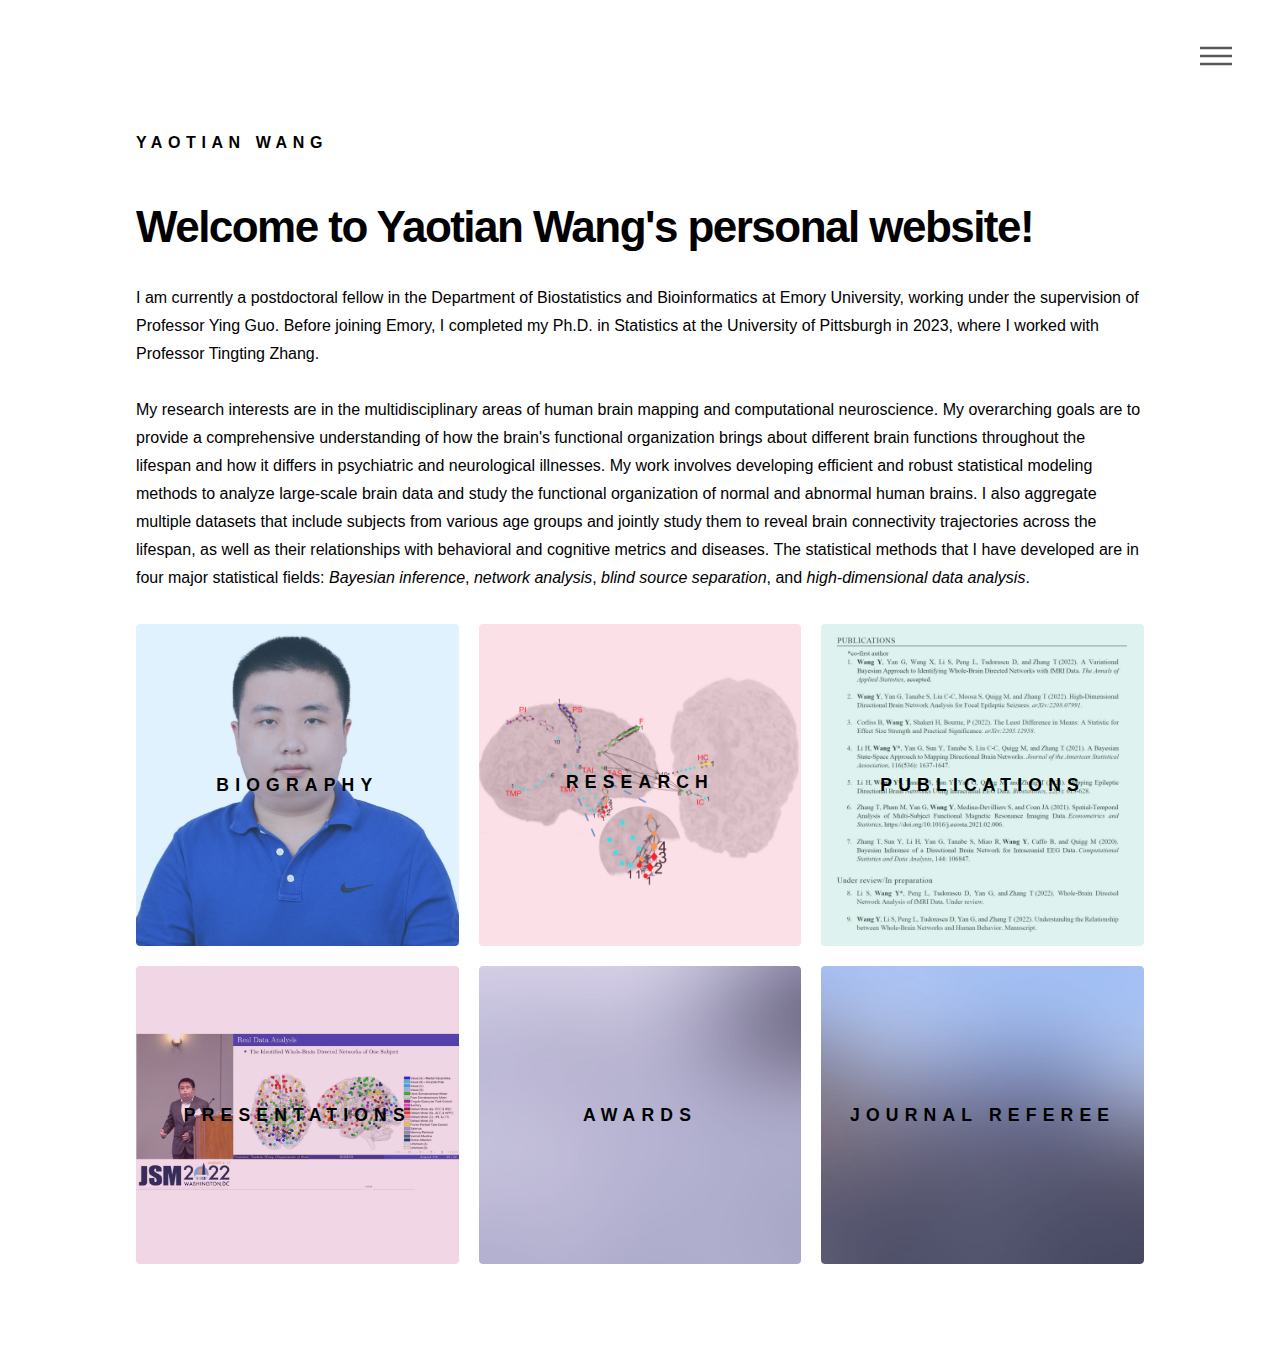
<file: index.html>
<!DOCTYPE HTML>
<!--
	Phantom by HTML5 UP
	html5up.net | @ajlkn
	Free for personal and commercial use under the CCA 3.0 license (html5up.net/license)
-->
<html>
	<head>
		<title>Yaotian Wang</title>
		<meta charset="utf-8" />
		<meta name="viewport" content="width=device-width, initial-scale=1, user-scalable=no" />
		<link rel="stylesheet" href="assets/css/main.css" />
		<noscript><link rel="stylesheet" href="assets/css/noscript.css" /></noscript>
	</head>
	<body class="is-preload">
		<!-- Wrapper -->
			<div id="wrapper">

				<!-- Header -->
					<header id="header">
						<div class="inner">

							<!-- Logo -->
								<a href="index.html" class="logo">
									<span class="title">Yaotian Wang</span>
								</a>

							<!-- Nav -->
								<nav>
									<ul>
										<li><a href="#menu">Menu</a></li>
									</ul>
								</nav>

						</div>
					</header>

				<!-- Menu -->
					<nav id="menu">
						<h2>Menu</h2>
						<ul>
							<li><a href="index.html">Home</a></li>
							<li><a href="biography.html">Biography</a></li>
							<li><a href="research.html">Research</a></li>
							<li><a href="presentations.html">Presentations</a></li>
							<li><a href="awards.html">Awards</a></li>
							<li><a href="journal.html">Journal Referee</a></li>
						</ul>
					</nav>

				<!-- Main -->
					<div id="main">
						<div class="inner">
							<header>
								<h1>Welcome to Yaotian Wang's personal website!</h1>
								<p>I am currently a postdoctoral fellow in the Department of Biostatistics and Bioinformatics at Emory University, working under the supervision of Professor Ying Guo. Before joining Emory, I completed my Ph.D. in Statistics at the University of Pittsburgh in 2023, where I worked with Professor Tingting Zhang.<br><br>My research interests are in the multidisciplinary areas of human brain mapping and computational neuroscience. My overarching goals are to provide a comprehensive understanding of how the brain's functional organization brings about different brain functions throughout the lifespan and how it differs in psychiatric and neurological illnesses. My work involves developing efficient and robust statistical modeling methods to analyze large-scale brain data and study the functional organization of normal and abnormal human brains. I also aggregate multiple datasets that include subjects from various age groups and jointly study them to reveal brain connectivity trajectories across the lifespan, as well as their relationships with behavioral and cognitive metrics and diseases. The statistical methods that I have developed are in four major statistical fields: <i>Bayesian inference</i>, <i>network analysis</i>, <i>blind source separation</i>, and <i>high-dimensional data analysis</i>.</p>
							</header>
							<section class="tiles">
								<article class="style2">
									<span class="image">
										<img src="images/pic00.jpg" alt="" />
									</span>
									<a href="biography.html">
										<h2>Biography</h2>
									</a>
								</article>
								<article class="style1">
									<span class="image">
										<img src="images/pic16.jpg" alt="" />
									</span>
									<a href="research.html">
										<h2>Research</h2>
										<div class="content">
											<p>High-Dimensional Directed Network Analysis of Focal Epileptic Seizure<br>&<br>Whole-Brain Network Analysis of Massive Neuroimaging Data</p>
										</div>
									</a>
								</article>
								<article class="style3">
									<span class="image">
										<img src="images/pic18.jpg" alt="" />
									</span>
									<a href="publications.html">
										<h2>Publications</h2>
									</a>
								</article>
								<article class="style4">
									<span class="image">
										<img src="images/pic19.jpg" alt="" />
									</span>
									<a href="presentations.html">
										<h2>Presentations</h2>
									</a>
								</article>
								<article class="style5">
									<span class="image">
										<img src="images/pic05.jpg" alt="" />
									</span>
									<a href="awards.html">
										<h2>Awards</h2>
									</a>
								</article>
								<article class="style6">
									<span class="image">
										<img src="images/pic06.jpg" alt="" />
									</span>
									<a href="journal.html">
										<h2>Journal Referee</h2>
									</a>
								</article>
								
							</section>
						</div>
					</div>

				

			</div>

		<!-- Scripts -->
			<script src="assets/js/jquery.min.js"></script>
			<script src="assets/js/browser.min.js"></script>
			<script src="assets/js/breakpoints.min.js"></script>
			<script src="assets/js/util.js"></script>
			<script src="assets/js/main.js"></script>

	</body>
</html>
</file>
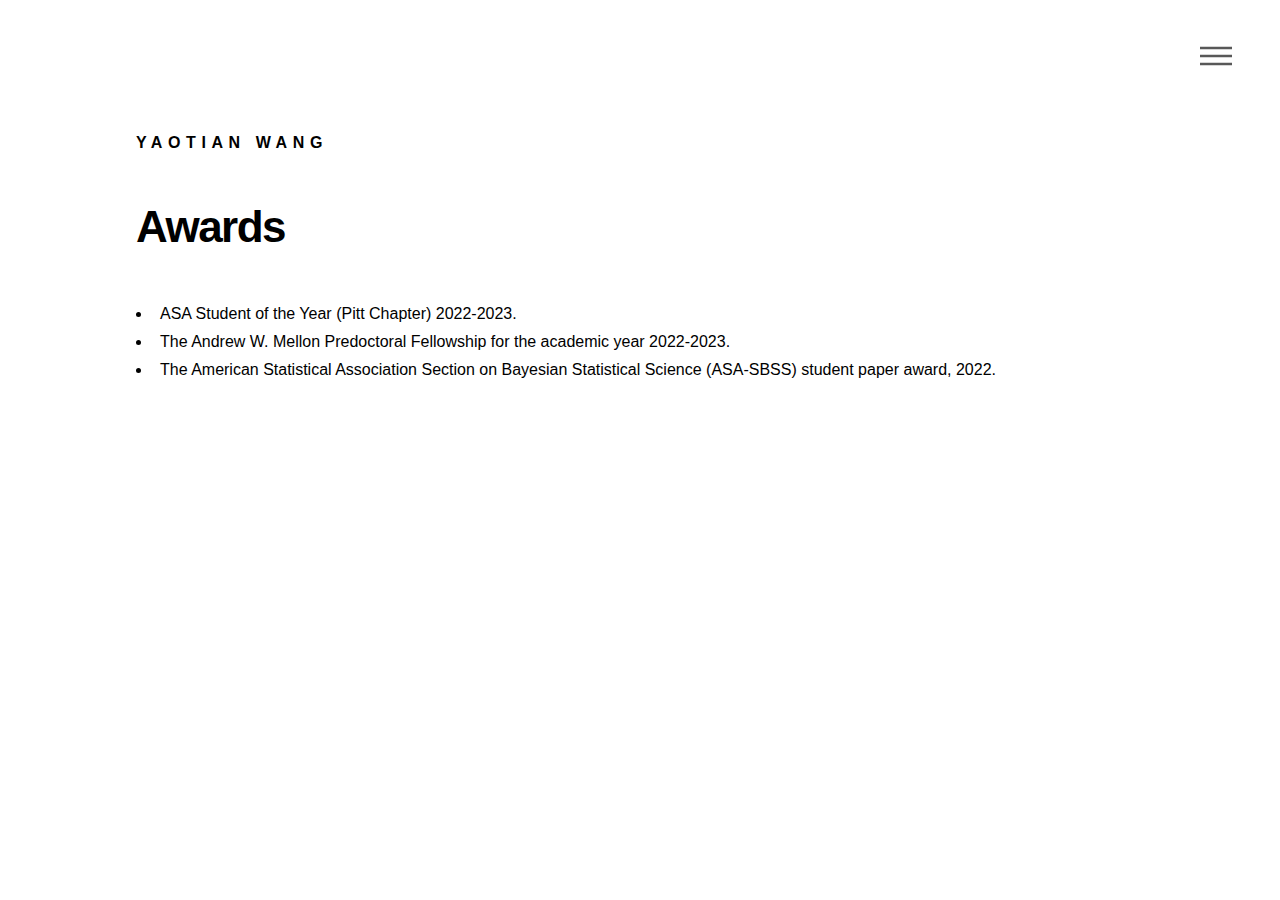
<file: awards.html>
<!DOCTYPE HTML>
<!--
	Phantom by HTML5 UP
	html5up.net | @ajlkn
	Free for personal and commercial use under the CCA 3.0 license (html5up.net/license)
-->
<html>
	<head>
		<title>Awards</title>
		<meta charset="utf-8" />
		<meta name="viewport" content="width=device-width, initial-scale=1, user-scalable=no" />
		<link rel="stylesheet" href="assets/css/main.css" />
		<noscript><link rel="stylesheet" href="assets/css/noscript.css" /></noscript>
	</head>
	<body class="is-preload">
		<!-- Wrapper -->
			<div id="wrapper">

				<!-- Header -->
					<header id="header">
						<div class="inner">

							<!-- Logo -->
								<a href="index.html" class="logo">
									<span class="title">Yaotian Wang</span>
								</a>

							<!-- Nav -->
								<nav>
									<ul>
										<li><a href="#menu">Menu</a></li>
									</ul>
								</nav>

						</div>
					</header>

				<!-- Menu -->
					<nav id="menu">
						<h2>Menu</h2>
						<ul>
							<li><a href="index.html">Home</a></li>
							<li><a href="biography.html">Biography</a></li>
							<li><a href="research.html">Research</a></li>
							<li><a href="presentations.html">Presentations</a></li>
							<li><a href="awards.html">Awards</a></li>
							<li><a href="journal.html">Journal Referee</a></li>
						</ul>
					</nav>

				<!-- Main -->
					<div id="main">
						<div class="inner">
							<h1>Awards</h1>
							
							<p><UL>
								   <LI>ASA Student of the Year (Pitt Chapter) 2022-2023.
								   <LI>The Andrew W. Mellon Predoctoral Fellowship for the academic year 2022-2023.
								   <LI>The American Statistical Association Section on Bayesian Statistical Science (ASA-SBSS) student paper award, 2022.
</UL>
							</p>
							
						</div>
					</div>

				

			</div>

		<!-- Scripts -->
			<script src="assets/js/jquery.min.js"></script>
			<script src="assets/js/browser.min.js"></script>
			<script src="assets/js/breakpoints.min.js"></script>
			<script src="assets/js/util.js"></script>
			<script src="assets/js/main.js"></script>

	</body>
</html>
</file>
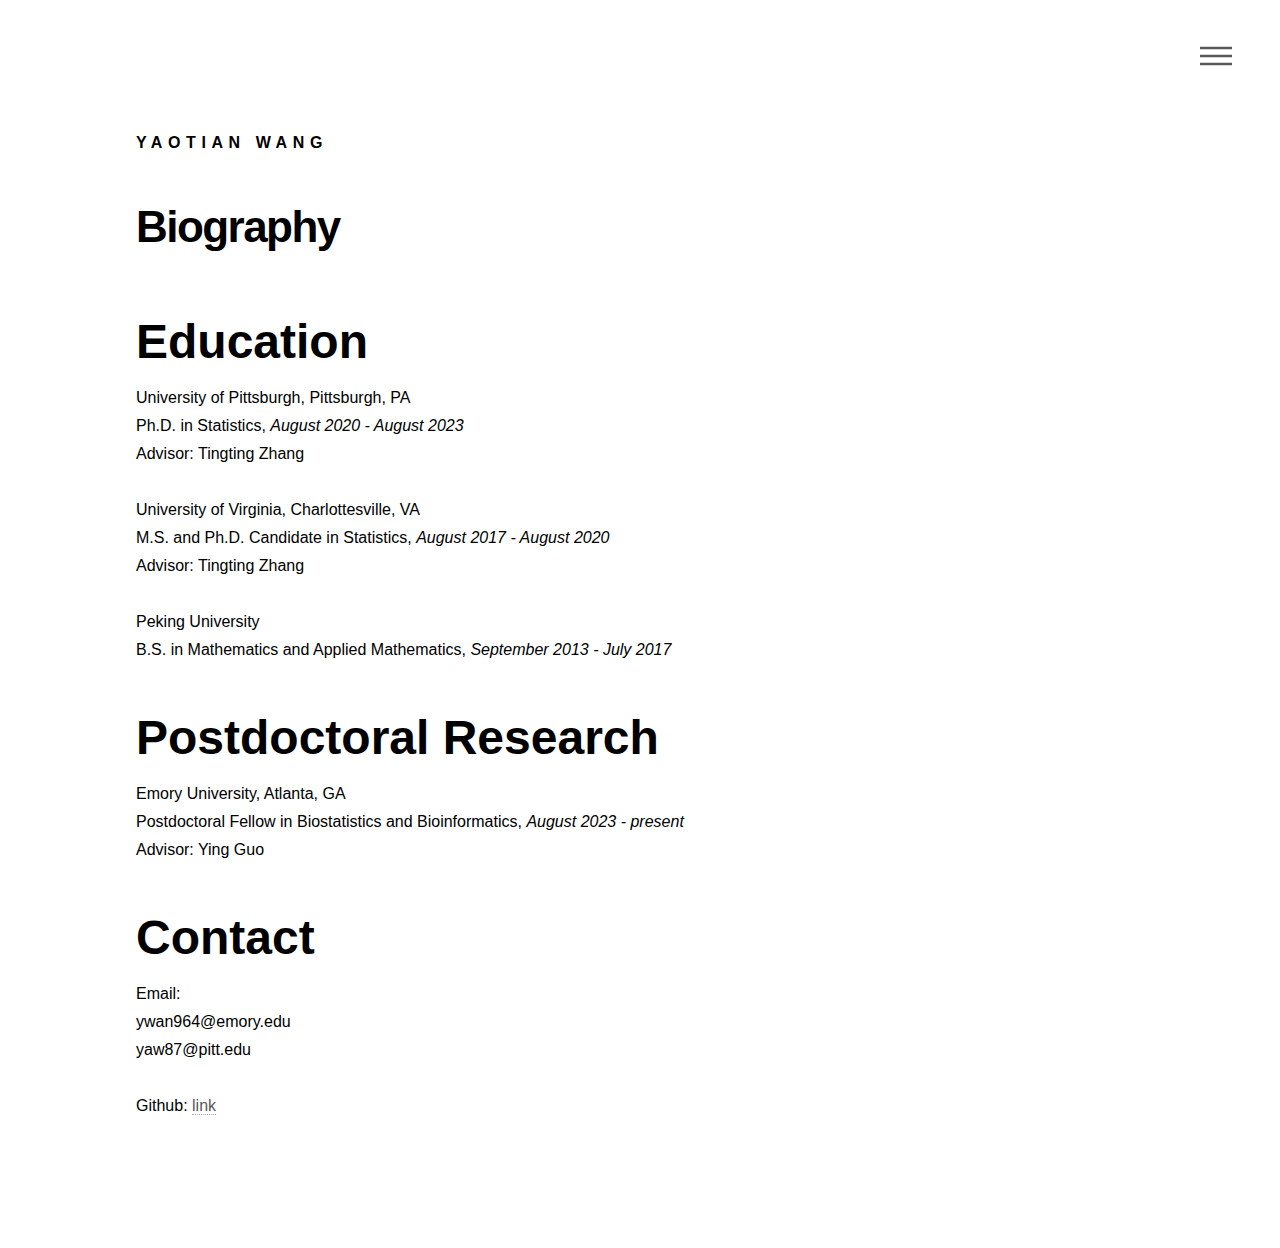
<file: biography.html>
<!DOCTYPE HTML>
<!--
	Phantom by HTML5 UP
	html5up.net | @ajlkn
	Free for personal and commercial use under the CCA 3.0 license (html5up.net/license)
-->
<html>
	<head>
		<title>Biography</title>
		<meta charset="utf-8" />
		<meta name="viewport" content="width=device-width, initial-scale=1, user-scalable=no" />
		<link rel="stylesheet" href="assets/css/main.css" />
		<noscript><link rel="stylesheet" href="assets/css/noscript.css" /></noscript>
	</head>
	<body class="is-preload">
		<!-- Wrapper -->
			<div id="wrapper">

				<!-- Header -->
					<header id="header">
						<div class="inner">

							<!-- Logo -->
								<a href="index.html" class="logo">
									<span class="title">Yaotian Wang</span>
								</a>

							<!-- Nav -->
								<nav>
									<ul>
										<li><a href="#menu">Menu</a></li>
									</ul>
								</nav>

						</div>
					</header>

				<!-- Menu -->
					<nav id="menu">
						<h2>Menu</h2>
						<ul>
							<li><a href="index.html">Home</a></li>
							<li><a href="biography.html">Biography</a></li>
							<li><a href="research.html">Research</a></li>
							<li><a href="presentations.html">Presentations</a></li>
							<li><a href="awards.html">Awards</a></li>
							<li><a href="journal.html">Journal Referee</a></li>
						</ul>
					</nav>

				<!-- Main -->
					<div id="main">
						<div class="inner">
							<h1>Biography</h1>
							
							<p><font size="+10"><b>Education</b></font><br>University of Pittsburgh, Pittsburgh, PA<br>Ph.D. in Statistics, <i>August 2020 - August 2023</i><br>Advisor: Tingting Zhang<br><br>University of Virginia, Charlottesville, VA<br>M.S. and Ph.D. Candidate in Statistics, <i>August 2017 - August 2020</i><br>Advisor: Tingting Zhang<br><br>Peking University<br>B.S. in Mathematics and Applied Mathematics, <i>September 2013 - July 2017</i></p>
							<p><font size="+10"><b>Postdoctoral Research</b></font><br>Emory University, Atlanta, GA<br>Postdoctoral Fellow in Biostatistics and Bioinformatics, <i>August 2023 - present</i><br>Advisor: Ying Guo<br></p>
							<p><font size="+10"><b>Contact</b></font><br>Email: <br>ywan964@emory.edu<br>yaw87@pitt.edu<br><br>Github: <a href="https://github.com/Yaotian-Wang/">link</a></p>
							<p></p>
						</div>
					</div>

				

			</div>

		<!-- Scripts -->
			<script src="assets/js/jquery.min.js"></script>
			<script src="assets/js/browser.min.js"></script>
			<script src="assets/js/breakpoints.min.js"></script>
			<script src="assets/js/util.js"></script>
			<script src="assets/js/main.js"></script>

	</body>
</html>
</file>
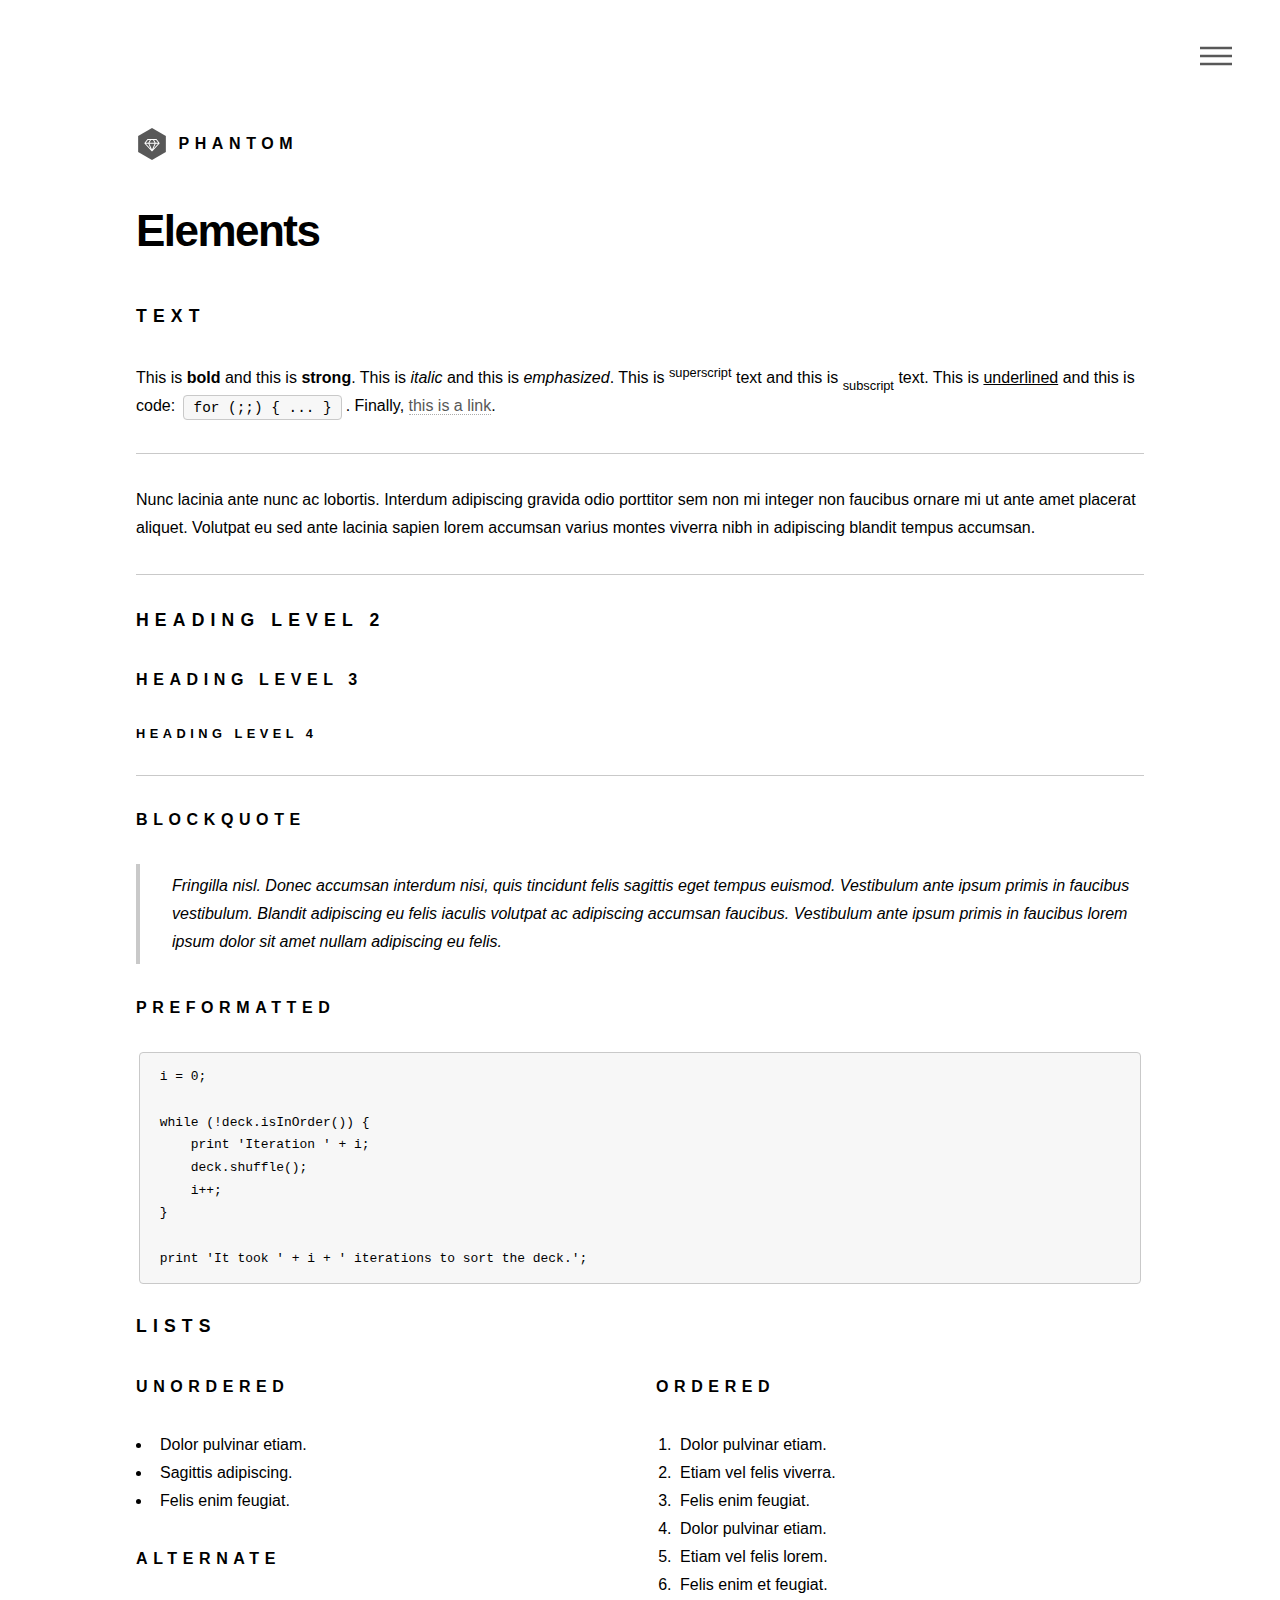
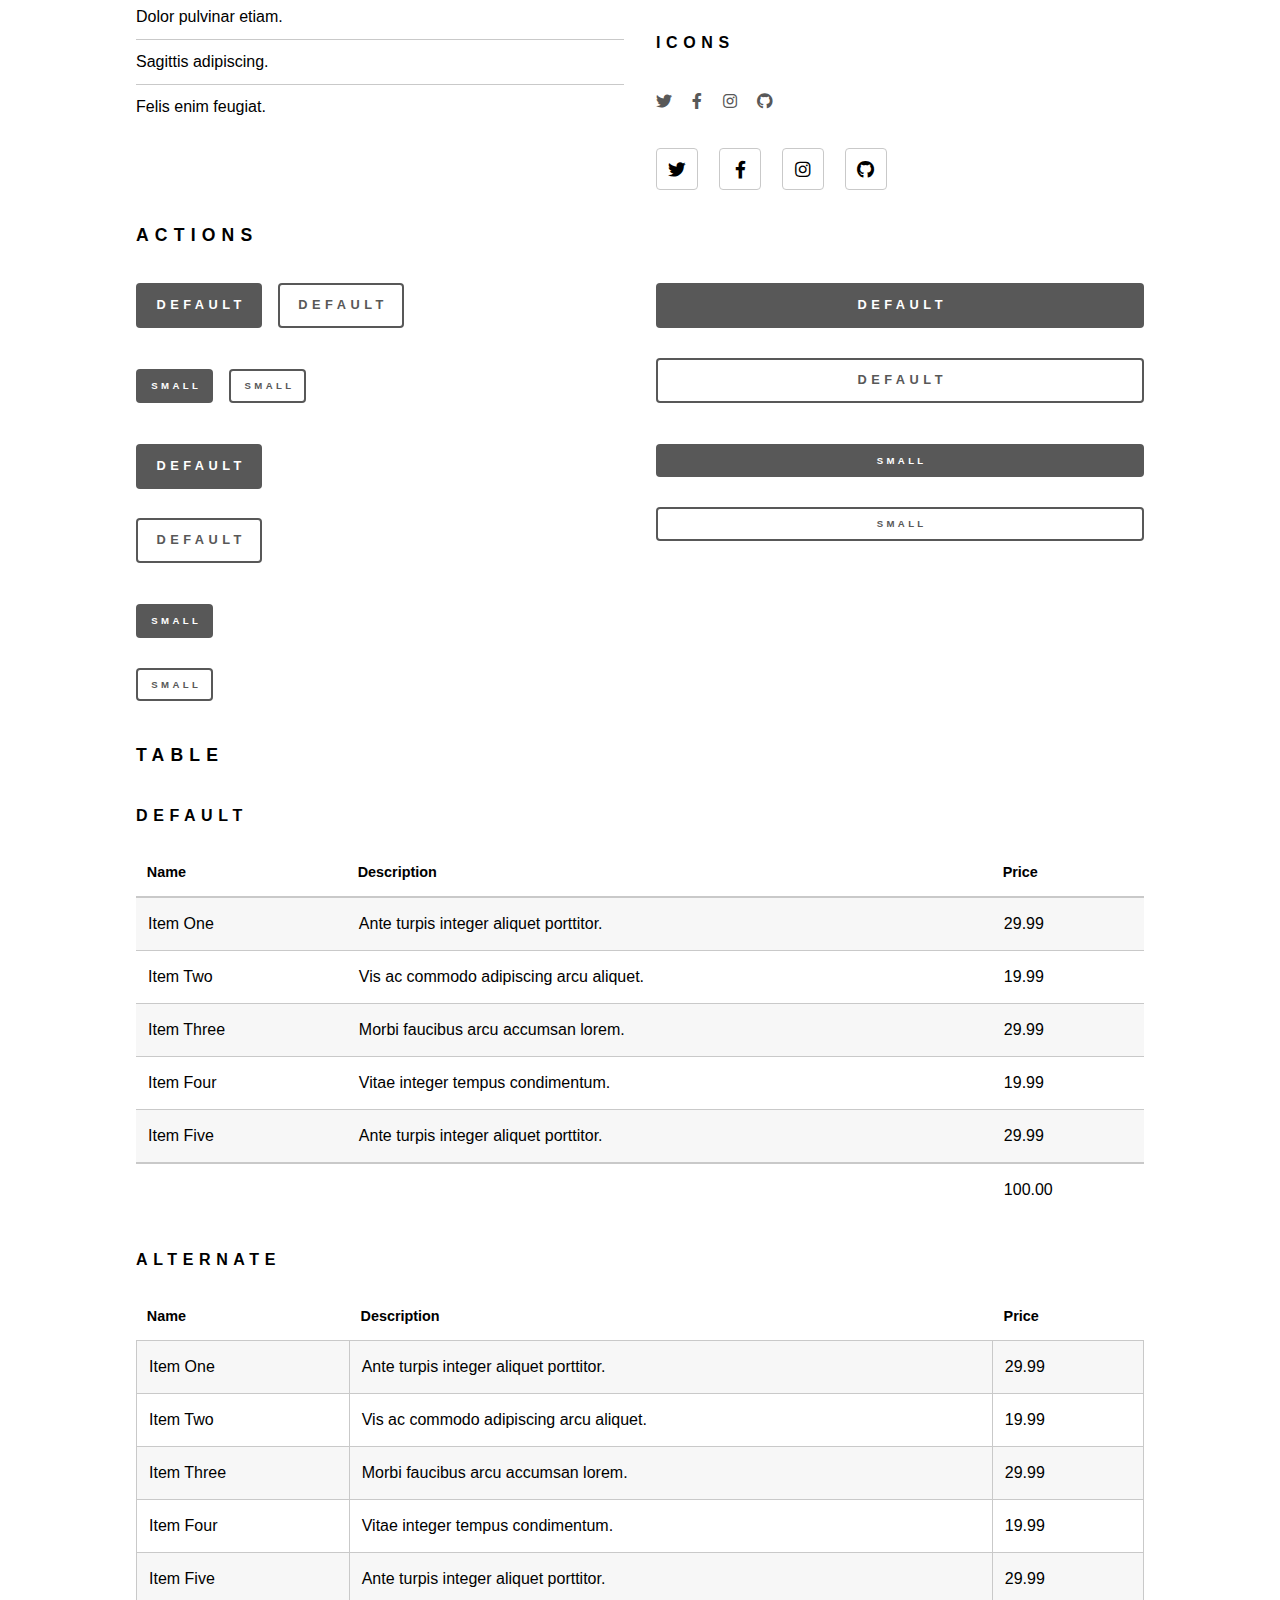
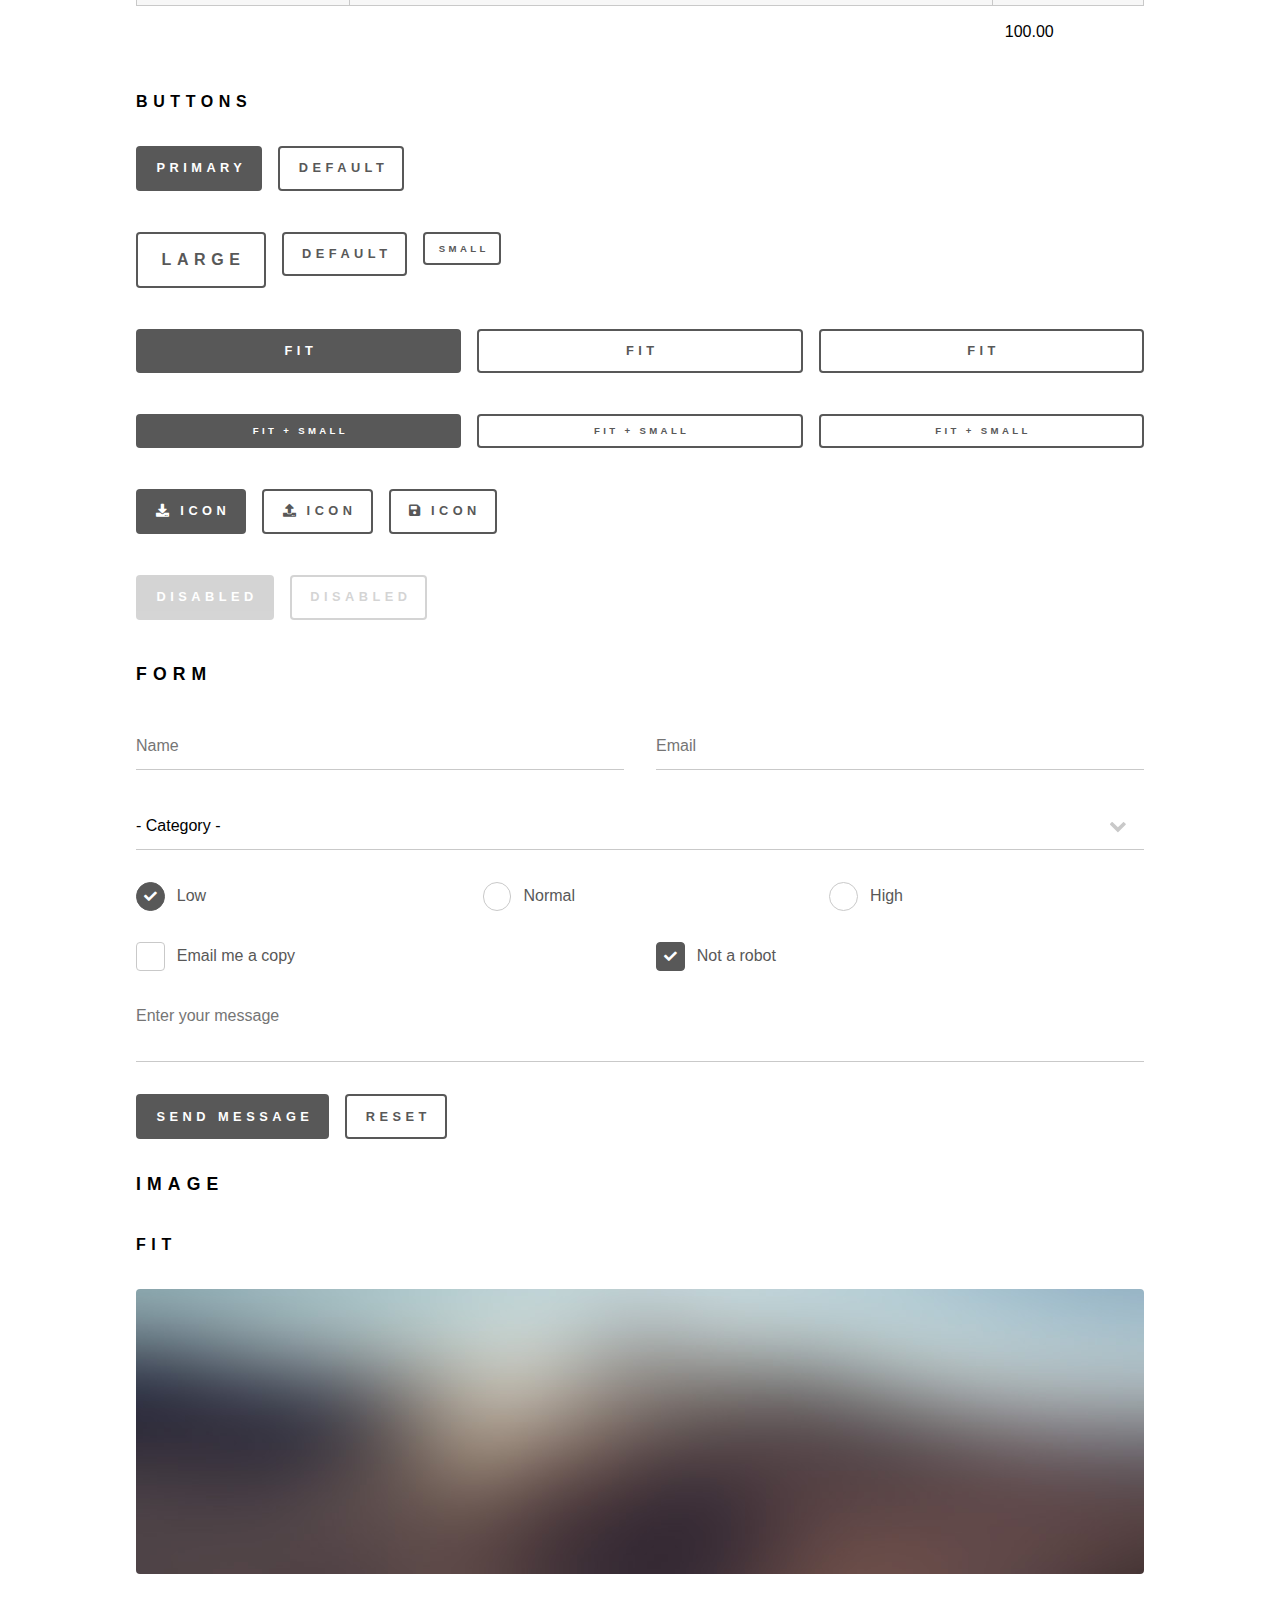
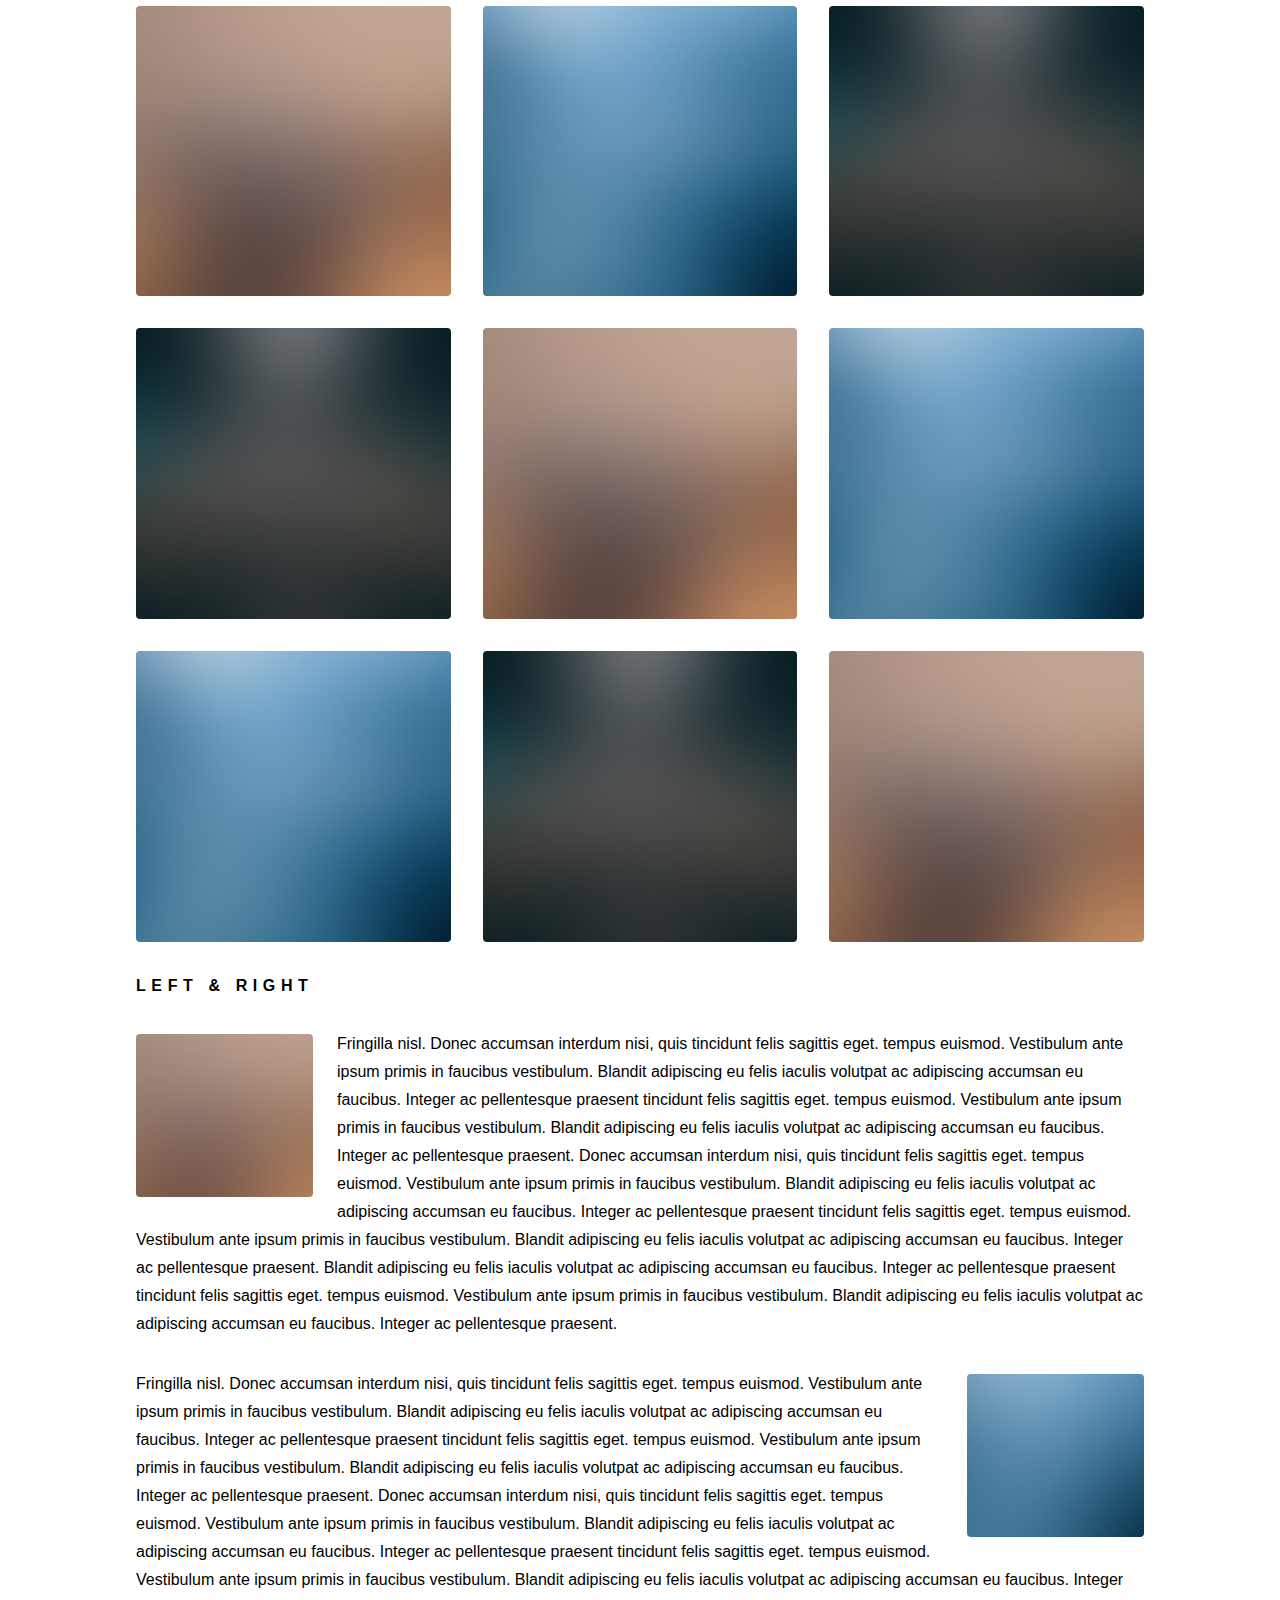
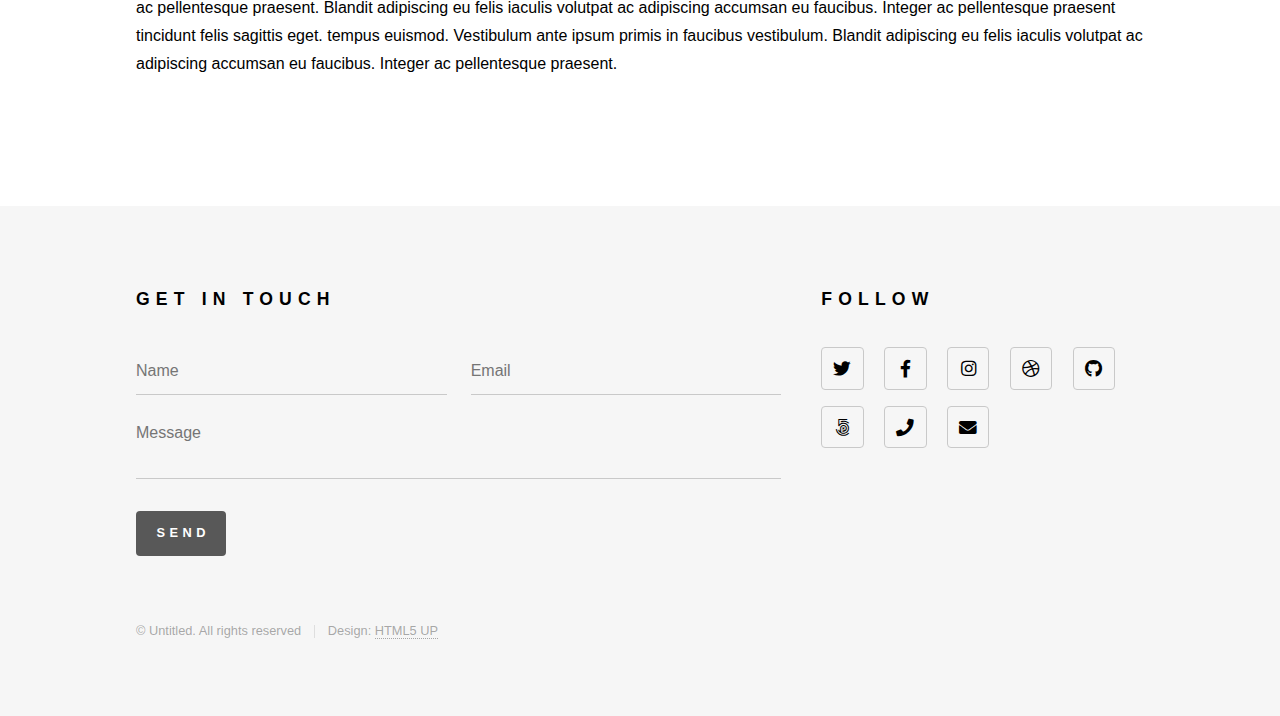
<file: elements.html>
<!DOCTYPE HTML>
<!--
	Phantom by HTML5 UP
	html5up.net | @ajlkn
	Free for personal and commercial use under the CCA 3.0 license (html5up.net/license)
-->
<html>
	<head>
		<title>Elements - Phantom by HTML5 UP</title>
		<meta charset="utf-8" />
		<meta name="viewport" content="width=device-width, initial-scale=1, user-scalable=no" />
		<link rel="stylesheet" href="assets/css/main.css" />
		<noscript><link rel="stylesheet" href="assets/css/noscript.css" /></noscript>
	</head>
	<body class="is-preload">
		<!-- Wrapper -->
			<div id="wrapper">

				<!-- Header -->
					<header id="header">
						<div class="inner">

							<!-- Logo -->
								<a href="index.html" class="logo">
									<span class="symbol"><img src="images/logo.svg" alt="" /></span><span class="title">Phantom</span>
								</a>

							<!-- Nav -->
								<nav>
									<ul>
										<li><a href="#menu">Menu</a></li>
									</ul>
								</nav>

						</div>
					</header>

				<!-- Menu -->
					<nav id="menu">
						<h2>Menu</h2>
						<ul>
							<li><a href="index.html">Home</a></li>
							<li><a href="generic.html">Ipsum veroeros</a></li>
							<li><a href="generic.html">Tempus etiam</a></li>
							<li><a href="generic.html">Consequat dolor</a></li>
							<li><a href="elements.html">Elements</a></li>
						</ul>
					</nav>

				<!-- Main -->
					<div id="main">
						<div class="inner">
							<h1>Elements</h1>

							<!-- Text -->
								<section>
									<h2>Text</h2>
									<p>This is <b>bold</b> and this is <strong>strong</strong>. This is <i>italic</i> and this is <em>emphasized</em>.
									This is <sup>superscript</sup> text and this is <sub>subscript</sub> text.
									This is <u>underlined</u> and this is code: <code>for (;;) { ... }</code>. Finally, <a href="#">this is a link</a>.</p>
									<hr />
									<p>Nunc lacinia ante nunc ac lobortis. Interdum adipiscing gravida odio porttitor sem non mi integer non faucibus ornare mi ut ante amet placerat aliquet. Volutpat eu sed ante lacinia sapien lorem accumsan varius montes viverra nibh in adipiscing blandit tempus accumsan.</p>
									<hr />
									<h2>Heading Level 2</h2>
									<h3>Heading Level 3</h3>
									<h4>Heading Level 4</h4>
									<hr />
									<h3>Blockquote</h3>
									<blockquote>Fringilla nisl. Donec accumsan interdum nisi, quis tincidunt felis sagittis eget tempus euismod. Vestibulum ante ipsum primis in faucibus vestibulum. Blandit adipiscing eu felis iaculis volutpat ac adipiscing accumsan faucibus. Vestibulum ante ipsum primis in faucibus lorem ipsum dolor sit amet nullam adipiscing eu felis.</blockquote>
									<h3>Preformatted</h3>
									<pre><code>i = 0;

while (!deck.isInOrder()) {
    print 'Iteration ' + i;
    deck.shuffle();
    i++;
}

print 'It took ' + i + ' iterations to sort the deck.';</code></pre>
								</section>

							<!-- Lists -->
								<section>
									<h2>Lists</h2>
									<div class="row">
										<div class="col-6 col-12-medium">
											<h3>Unordered</h3>
											<ul>
												<li>Dolor pulvinar etiam.</li>
												<li>Sagittis adipiscing.</li>
												<li>Felis enim feugiat.</li>
											</ul>
											<h3>Alternate</h3>
											<ul class="alt">
												<li>Dolor pulvinar etiam.</li>
												<li>Sagittis adipiscing.</li>
												<li>Felis enim feugiat.</li>
											</ul>
										</div>
										<div class="col-6 col-12-medium">
											<h3>Ordered</h3>
											<ol>
												<li>Dolor pulvinar etiam.</li>
												<li>Etiam vel felis viverra.</li>
												<li>Felis enim feugiat.</li>
												<li>Dolor pulvinar etiam.</li>
												<li>Etiam vel felis lorem.</li>
												<li>Felis enim et feugiat.</li>
											</ol>
											<h3>Icons</h3>
											<ul class="icons">
												<li><a href="#" class="icon brands style1 fa-twitter"><span class="label">Twitter</span></a></li>
												<li><a href="#" class="icon brands style1 fa-facebook-f"><span class="label">Facebook</span></a></li>
												<li><a href="#" class="icon brands style1 fa-instagram"><span class="label">Instagram</span></a></li>
												<li><a href="#" class="icon brands style1 fa-github"><span class="label">Github</span></a></li>
											</ul>
											<ul class="icons">
												<li><a href="#" class="icon brands style2 fa-twitter"><span class="label">Twitter</span></a></li>
												<li><a href="#" class="icon brands style2 fa-facebook-f"><span class="label">Facebook</span></a></li>
												<li><a href="#" class="icon brands style2 fa-instagram"><span class="label">Instagram</span></a></li>
												<li><a href="#" class="icon brands style2 fa-github"><span class="label">Github</span></a></li>
											</ul>
										</div>
									</div>
									<h2>Actions</h2>
									<div class="row">
										<div class="col-6 col-12-medium">
											<ul class="actions">
												<li><a href="#" class="button primary">Default</a></li>
												<li><a href="#" class="button">Default</a></li>
											</ul>
											<ul class="actions small">
												<li><a href="#" class="button primary small">Small</a></li>
												<li><a href="#" class="button small">Small</a></li>
											</ul>
											<ul class="actions stacked">
												<li><a href="#" class="button primary">Default</a></li>
												<li><a href="#" class="button">Default</a></li>
											</ul>
											<ul class="actions stacked">
												<li><a href="#" class="button primary small">Small</a></li>
												<li><a href="#" class="button small">Small</a></li>
											</ul>
										</div>
										<div class="col-6 col-12-medium">
											<ul class="actions stacked">
												<li><a href="#" class="button primary fit">Default</a></li>
												<li><a href="#" class="button fit">Default</a></li>
											</ul>
											<ul class="actions stacked">
												<li><a href="#" class="button primary small fit">Small</a></li>
												<li><a href="#" class="button small fit">Small</a></li>
											</ul>
										</div>
									</div>
								</section>

							<!-- Table -->
								<section>
									<h2>Table</h2>
									<h3>Default</h3>
									<div class="table-wrapper">
										<table>
											<thead>
												<tr>
													<th>Name</th>
													<th>Description</th>
													<th>Price</th>
												</tr>
											</thead>
											<tbody>
												<tr>
													<td>Item One</td>
													<td>Ante turpis integer aliquet porttitor.</td>
													<td>29.99</td>
												</tr>
												<tr>
													<td>Item Two</td>
													<td>Vis ac commodo adipiscing arcu aliquet.</td>
													<td>19.99</td>
												</tr>
												<tr>
													<td>Item Three</td>
													<td> Morbi faucibus arcu accumsan lorem.</td>
													<td>29.99</td>
												</tr>
												<tr>
													<td>Item Four</td>
													<td>Vitae integer tempus condimentum.</td>
													<td>19.99</td>
												</tr>
												<tr>
													<td>Item Five</td>
													<td>Ante turpis integer aliquet porttitor.</td>
													<td>29.99</td>
												</tr>
											</tbody>
											<tfoot>
												<tr>
													<td colspan="2"></td>
													<td>100.00</td>
												</tr>
											</tfoot>
										</table>
									</div>

									<h3>Alternate</h3>
									<div class="table-wrapper">
										<table class="alt">
											<thead>
												<tr>
													<th>Name</th>
													<th>Description</th>
													<th>Price</th>
												</tr>
											</thead>
											<tbody>
												<tr>
													<td>Item One</td>
													<td>Ante turpis integer aliquet porttitor.</td>
													<td>29.99</td>
												</tr>
												<tr>
													<td>Item Two</td>
													<td>Vis ac commodo adipiscing arcu aliquet.</td>
													<td>19.99</td>
												</tr>
												<tr>
													<td>Item Three</td>
													<td> Morbi faucibus arcu accumsan lorem.</td>
													<td>29.99</td>
												</tr>
												<tr>
													<td>Item Four</td>
													<td>Vitae integer tempus condimentum.</td>
													<td>19.99</td>
												</tr>
												<tr>
													<td>Item Five</td>
													<td>Ante turpis integer aliquet porttitor.</td>
													<td>29.99</td>
												</tr>
											</tbody>
											<tfoot>
												<tr>
													<td colspan="2"></td>
													<td>100.00</td>
												</tr>
											</tfoot>
										</table>
									</div>
								</section>

							<!-- Buttons -->
								<section>
									<h3>Buttons</h3>
									<ul class="actions">
										<li><a href="#" class="button primary">Primary</a></li>
										<li><a href="#" class="button">Default</a></li>
									</ul>
									<ul class="actions">
										<li><a href="#" class="button large">Large</a></li>
										<li><a href="#" class="button">Default</a></li>
										<li><a href="#" class="button small">Small</a></li>
									</ul>
									<ul class="actions fit">
										<li><a href="#" class="button primary fit">Fit</a></li>
										<li><a href="#" class="button fit">Fit</a></li>
										<li><a href="#" class="button fit">Fit</a></li>
									</ul>
									<ul class="actions fit small">
										<li><a href="#" class="button primary fit small">Fit + Small</a></li>
										<li><a href="#" class="button fit small">Fit + Small</a></li>
										<li><a href="#" class="button fit small">Fit + Small</a></li>
									</ul>
									<ul class="actions">
										<li><a href="#" class="button primary icon solid fa-download">Icon</a></li>
										<li><a href="#" class="button icon solid fa-upload">Icon</a></li>
										<li><a href="#" class="button icon solid fa-save">Icon</a></li>
									</ul>
									<ul class="actions">
										<li><span class="button primary disabled">Disabled</span></li>
										<li><span class="button disabled">Disabled</span></li>
									</ul>
								</section>

							<!-- Form -->
								<section>
									<h2>Form</h2>
									<form method="post" action="#">
										<div class="row gtr-uniform">
											<div class="col-6 col-12-xsmall">
												<input type="text" name="demo-name" id="demo-name" value="" placeholder="Name" />
											</div>
											<div class="col-6 col-12-xsmall">
												<input type="email" name="demo-email" id="demo-email" value="" placeholder="Email" />
											</div>
											<div class="col-12">
												<select name="demo-category" id="demo-category">
													<option value="">- Category -</option>
													<option value="1">Manufacturing</option>
													<option value="1">Shipping</option>
													<option value="1">Administration</option>
													<option value="1">Human Resources</option>
												</select>
											</div>
											<div class="col-4 col-12-small">
												<input type="radio" id="demo-priority-low" name="demo-priority" checked>
												<label for="demo-priority-low">Low</label>
											</div>
											<div class="col-4 col-12-small">
												<input type="radio" id="demo-priority-normal" name="demo-priority">
												<label for="demo-priority-normal">Normal</label>
											</div>
											<div class="col-4 col-12-small">
												<input type="radio" id="demo-priority-high" name="demo-priority">
												<label for="demo-priority-high">High</label>
											</div>
											<div class="col-6 col-12-small">
												<input type="checkbox" id="demo-copy" name="demo-copy">
												<label for="demo-copy">Email me a copy</label>
											</div>
											<div class="col-6 col-12-small">
												<input type="checkbox" id="demo-human" name="demo-human" checked>
												<label for="demo-human">Not a robot</label>
											</div>
											<div class="col-12">
												<textarea name="demo-message" id="demo-message" placeholder="Enter your message" rows="6"></textarea>
											</div>
											<div class="col-12">
												<ul class="actions">
													<li><input type="submit" value="Send Message" class="primary" /></li>
													<li><input type="reset" value="Reset" /></li>
												</ul>
											</div>
										</div>
									</form>
								</section>

							<!-- Image -->
								<section>
									<h2>Image</h2>
									<h3>Fit</h3>
									<div class="box alt">
										<div class="row gtr-uniform">
											<div class="col-12"><span class="image fit"><img src="images/pic13.jpg" alt="" /></span></div>
											<div class="col-4"><span class="image fit"><img src="images/pic01.jpg" alt="" /></span></div>
											<div class="col-4"><span class="image fit"><img src="images/pic02.jpg" alt="" /></span></div>
											<div class="col-4"><span class="image fit"><img src="images/pic03.jpg" alt="" /></span></div>
											<div class="col-4"><span class="image fit"><img src="images/pic03.jpg" alt="" /></span></div>
											<div class="col-4"><span class="image fit"><img src="images/pic01.jpg" alt="" /></span></div>
											<div class="col-4"><span class="image fit"><img src="images/pic02.jpg" alt="" /></span></div>
											<div class="col-4"><span class="image fit"><img src="images/pic02.jpg" alt="" /></span></div>
											<div class="col-4"><span class="image fit"><img src="images/pic03.jpg" alt="" /></span></div>
											<div class="col-4"><span class="image fit"><img src="images/pic01.jpg" alt="" /></span></div>
										</div>
									</div>
									<h3>Left &amp; Right</h3>
									<p><span class="image left"><img src="images/pic14.jpg" alt="" /></span>Fringilla nisl. Donec accumsan interdum nisi, quis tincidunt felis sagittis eget. tempus euismod. Vestibulum ante ipsum primis in faucibus vestibulum. Blandit adipiscing eu felis iaculis volutpat ac adipiscing accumsan eu faucibus. Integer ac pellentesque praesent tincidunt felis sagittis eget. tempus euismod. Vestibulum ante ipsum primis in faucibus vestibulum. Blandit adipiscing eu felis iaculis volutpat ac adipiscing accumsan eu faucibus. Integer ac pellentesque praesent. Donec accumsan interdum nisi, quis tincidunt felis sagittis eget. tempus euismod. Vestibulum ante ipsum primis in faucibus vestibulum. Blandit adipiscing eu felis iaculis volutpat ac adipiscing accumsan eu faucibus. Integer ac pellentesque praesent tincidunt felis sagittis eget. tempus euismod. Vestibulum ante ipsum primis in faucibus vestibulum. Blandit adipiscing eu felis iaculis volutpat ac adipiscing accumsan eu faucibus. Integer ac pellentesque praesent. Blandit adipiscing eu felis iaculis volutpat ac adipiscing accumsan eu faucibus. Integer ac pellentesque praesent tincidunt felis sagittis eget. tempus euismod. Vestibulum ante ipsum primis in faucibus vestibulum. Blandit adipiscing eu felis iaculis volutpat ac adipiscing accumsan eu faucibus. Integer ac pellentesque praesent.</p>
									<p><span class="image right"><img src="images/pic15.jpg" alt="" /></span>Fringilla nisl. Donec accumsan interdum nisi, quis tincidunt felis sagittis eget. tempus euismod. Vestibulum ante ipsum primis in faucibus vestibulum. Blandit adipiscing eu felis iaculis volutpat ac adipiscing accumsan eu faucibus. Integer ac pellentesque praesent tincidunt felis sagittis eget. tempus euismod. Vestibulum ante ipsum primis in faucibus vestibulum. Blandit adipiscing eu felis iaculis volutpat ac adipiscing accumsan eu faucibus. Integer ac pellentesque praesent. Donec accumsan interdum nisi, quis tincidunt felis sagittis eget. tempus euismod. Vestibulum ante ipsum primis in faucibus vestibulum. Blandit adipiscing eu felis iaculis volutpat ac adipiscing accumsan eu faucibus. Integer ac pellentesque praesent tincidunt felis sagittis eget. tempus euismod. Vestibulum ante ipsum primis in faucibus vestibulum. Blandit adipiscing eu felis iaculis volutpat ac adipiscing accumsan eu faucibus. Integer ac pellentesque praesent. Blandit adipiscing eu felis iaculis volutpat ac adipiscing accumsan eu faucibus. Integer ac pellentesque praesent tincidunt felis sagittis eget. tempus euismod. Vestibulum ante ipsum primis in faucibus vestibulum. Blandit adipiscing eu felis iaculis volutpat ac adipiscing accumsan eu faucibus. Integer ac pellentesque praesent.</p>
								</section>

						</div>
					</div>

				<!-- Footer -->
					<footer id="footer">
						<div class="inner">
							<section>
								<h2>Get in touch</h2>
								<form method="post" action="#">
									<div class="fields">
										<div class="field half">
											<input type="text" name="name" id="name" placeholder="Name" />
										</div>
										<div class="field half">
											<input type="email" name="email" id="email" placeholder="Email" />
										</div>
										<div class="field">
											<textarea name="message" id="message" placeholder="Message"></textarea>
										</div>
									</div>
									<ul class="actions">
										<li><input type="submit" value="Send" class="primary" /></li>
									</ul>
								</form>
							</section>
							<section>
								<h2>Follow</h2>
								<ul class="icons">
									<li><a href="#" class="icon brands style2 fa-twitter"><span class="label">Twitter</span></a></li>
									<li><a href="#" class="icon brands style2 fa-facebook-f"><span class="label">Facebook</span></a></li>
									<li><a href="#" class="icon brands style2 fa-instagram"><span class="label">Instagram</span></a></li>
									<li><a href="#" class="icon brands style2 fa-dribbble"><span class="label">Dribbble</span></a></li>
									<li><a href="#" class="icon brands style2 fa-github"><span class="label">GitHub</span></a></li>
									<li><a href="#" class="icon brands style2 fa-500px"><span class="label">500px</span></a></li>
									<li><a href="#" class="icon solid style2 fa-phone"><span class="label">Phone</span></a></li>
									<li><a href="#" class="icon solid style2 fa-envelope"><span class="label">Email</span></a></li>
								</ul>
							</section>
							<ul class="copyright">
								<li>&copy; Untitled. All rights reserved</li><li>Design: <a href="http://html5up.net">HTML5 UP</a></li>
							</ul>
						</div>
					</footer>

			</div>

		<!-- Scripts -->
			<script src="assets/js/jquery.min.js"></script>
			<script src="assets/js/browser.min.js"></script>
			<script src="assets/js/breakpoints.min.js"></script>
			<script src="assets/js/util.js"></script>
			<script src="assets/js/main.js"></script>

	</body>
</html>
</file>
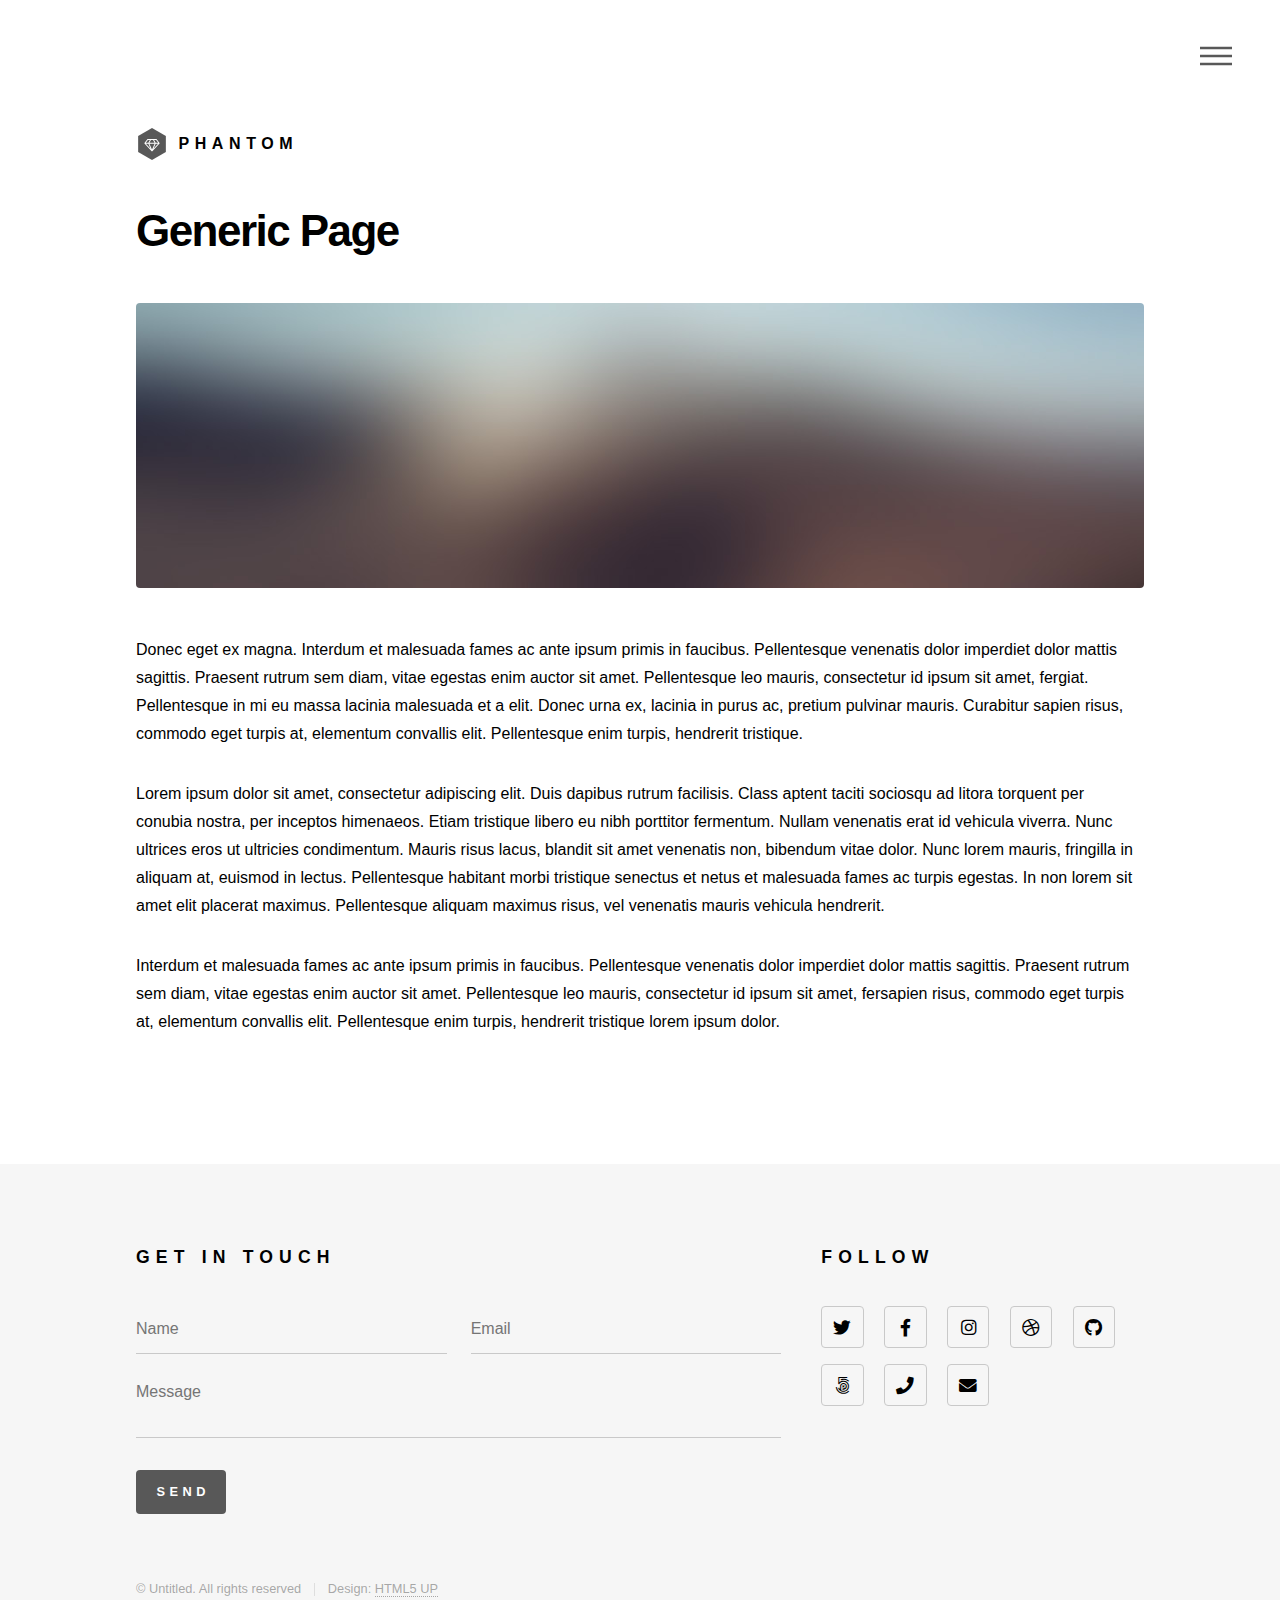
<file: generic_archive.html>
<!DOCTYPE HTML>
<!--
	Phantom by HTML5 UP
	html5up.net | @ajlkn
	Free for personal and commercial use under the CCA 3.0 license (html5up.net/license)
-->
<html>
	<head>
		<title>Generic - Phantom by HTML5 UP</title>
		<meta charset="utf-8" />
		<meta name="viewport" content="width=device-width, initial-scale=1, user-scalable=no" />
		<link rel="stylesheet" href="assets/css/main.css" />
		<noscript><link rel="stylesheet" href="assets/css/noscript.css" /></noscript>
	</head>
	<body class="is-preload">
		<!-- Wrapper -->
			<div id="wrapper">

				<!-- Header -->
					<header id="header">
						<div class="inner">

							<!-- Logo -->
								<a href="index.html" class="logo">
									<span class="symbol"><img src="images/logo.svg" alt="" /></span><span class="title">Phantom</span>
								</a>

							<!-- Nav -->
								<nav>
									<ul>
										<li><a href="#menu">Menu</a></li>
									</ul>
								</nav>

						</div>
					</header>

				<!-- Menu -->
					<nav id="menu">
						<h2>Menu</h2>
						<ul>
							<li><a href="index.html">Home</a></li>
							<li><a href="generic.html">Ipsum veroeros</a></li>
							<li><a href="generic.html">Tempus etiam</a></li>
							<li><a href="generic.html">Consequat dolor</a></li>
							<li><a href="elements.html">Elements</a></li>
						</ul>
					</nav>

				<!-- Main -->
					<div id="main">
						<div class="inner">
							<h1>Generic Page</h1>
							<span class="image main"><img src="images/pic13.jpg" alt="" /></span>
							<p>Donec eget ex magna. Interdum et malesuada fames ac ante ipsum primis in faucibus. Pellentesque venenatis dolor imperdiet dolor mattis sagittis. Praesent rutrum sem diam, vitae egestas enim auctor sit amet. Pellentesque leo mauris, consectetur id ipsum sit amet, fergiat. Pellentesque in mi eu massa lacinia malesuada et a elit. Donec urna ex, lacinia in purus ac, pretium pulvinar mauris. Curabitur sapien risus, commodo eget turpis at, elementum convallis elit. Pellentesque enim turpis, hendrerit tristique.</p>
							<p>Lorem ipsum dolor sit amet, consectetur adipiscing elit. Duis dapibus rutrum facilisis. Class aptent taciti sociosqu ad litora torquent per conubia nostra, per inceptos himenaeos. Etiam tristique libero eu nibh porttitor fermentum. Nullam venenatis erat id vehicula viverra. Nunc ultrices eros ut ultricies condimentum. Mauris risus lacus, blandit sit amet venenatis non, bibendum vitae dolor. Nunc lorem mauris, fringilla in aliquam at, euismod in lectus. Pellentesque habitant morbi tristique senectus et netus et malesuada fames ac turpis egestas. In non lorem sit amet elit placerat maximus. Pellentesque aliquam maximus risus, vel venenatis mauris vehicula hendrerit.</p>
							<p>Interdum et malesuada fames ac ante ipsum primis in faucibus. Pellentesque venenatis dolor imperdiet dolor mattis sagittis. Praesent rutrum sem diam, vitae egestas enim auctor sit amet. Pellentesque leo mauris, consectetur id ipsum sit amet, fersapien risus, commodo eget turpis at, elementum convallis elit. Pellentesque enim turpis, hendrerit tristique lorem ipsum dolor.</p>
						</div>
					</div>

				<!-- Footer -->
					<footer id="footer">
						<div class="inner">
							<section>
								<h2>Get in touch</h2>
								<form method="post" action="#">
									<div class="fields">
										<div class="field half">
											<input type="text" name="name" id="name" placeholder="Name" />
										</div>
										<div class="field half">
											<input type="email" name="email" id="email" placeholder="Email" />
										</div>
										<div class="field">
											<textarea name="message" id="message" placeholder="Message"></textarea>
										</div>
									</div>
									<ul class="actions">
										<li><input type="submit" value="Send" class="primary" /></li>
									</ul>
								</form>
							</section>
							<section>
								<h2>Follow</h2>
								<ul class="icons">
									<li><a href="#" class="icon brands style2 fa-twitter"><span class="label">Twitter</span></a></li>
									<li><a href="#" class="icon brands style2 fa-facebook-f"><span class="label">Facebook</span></a></li>
									<li><a href="#" class="icon brands style2 fa-instagram"><span class="label">Instagram</span></a></li>
									<li><a href="#" class="icon brands style2 fa-dribbble"><span class="label">Dribbble</span></a></li>
									<li><a href="#" class="icon brands style2 fa-github"><span class="label">GitHub</span></a></li>
									<li><a href="#" class="icon brands style2 fa-500px"><span class="label">500px</span></a></li>
									<li><a href="#" class="icon solid style2 fa-phone"><span class="label">Phone</span></a></li>
									<li><a href="#" class="icon solid style2 fa-envelope"><span class="label">Email</span></a></li>
								</ul>
							</section>
							<ul class="copyright">
								<li>&copy; Untitled. All rights reserved</li><li>Design: <a href="http://html5up.net">HTML5 UP</a></li>
							</ul>
						</div>
					</footer>

			</div>

		<!-- Scripts -->
			<script src="assets/js/jquery.min.js"></script>
			<script src="assets/js/browser.min.js"></script>
			<script src="assets/js/breakpoints.min.js"></script>
			<script src="assets/js/util.js"></script>
			<script src="assets/js/main.js"></script>

	</body>
</html>
</file>
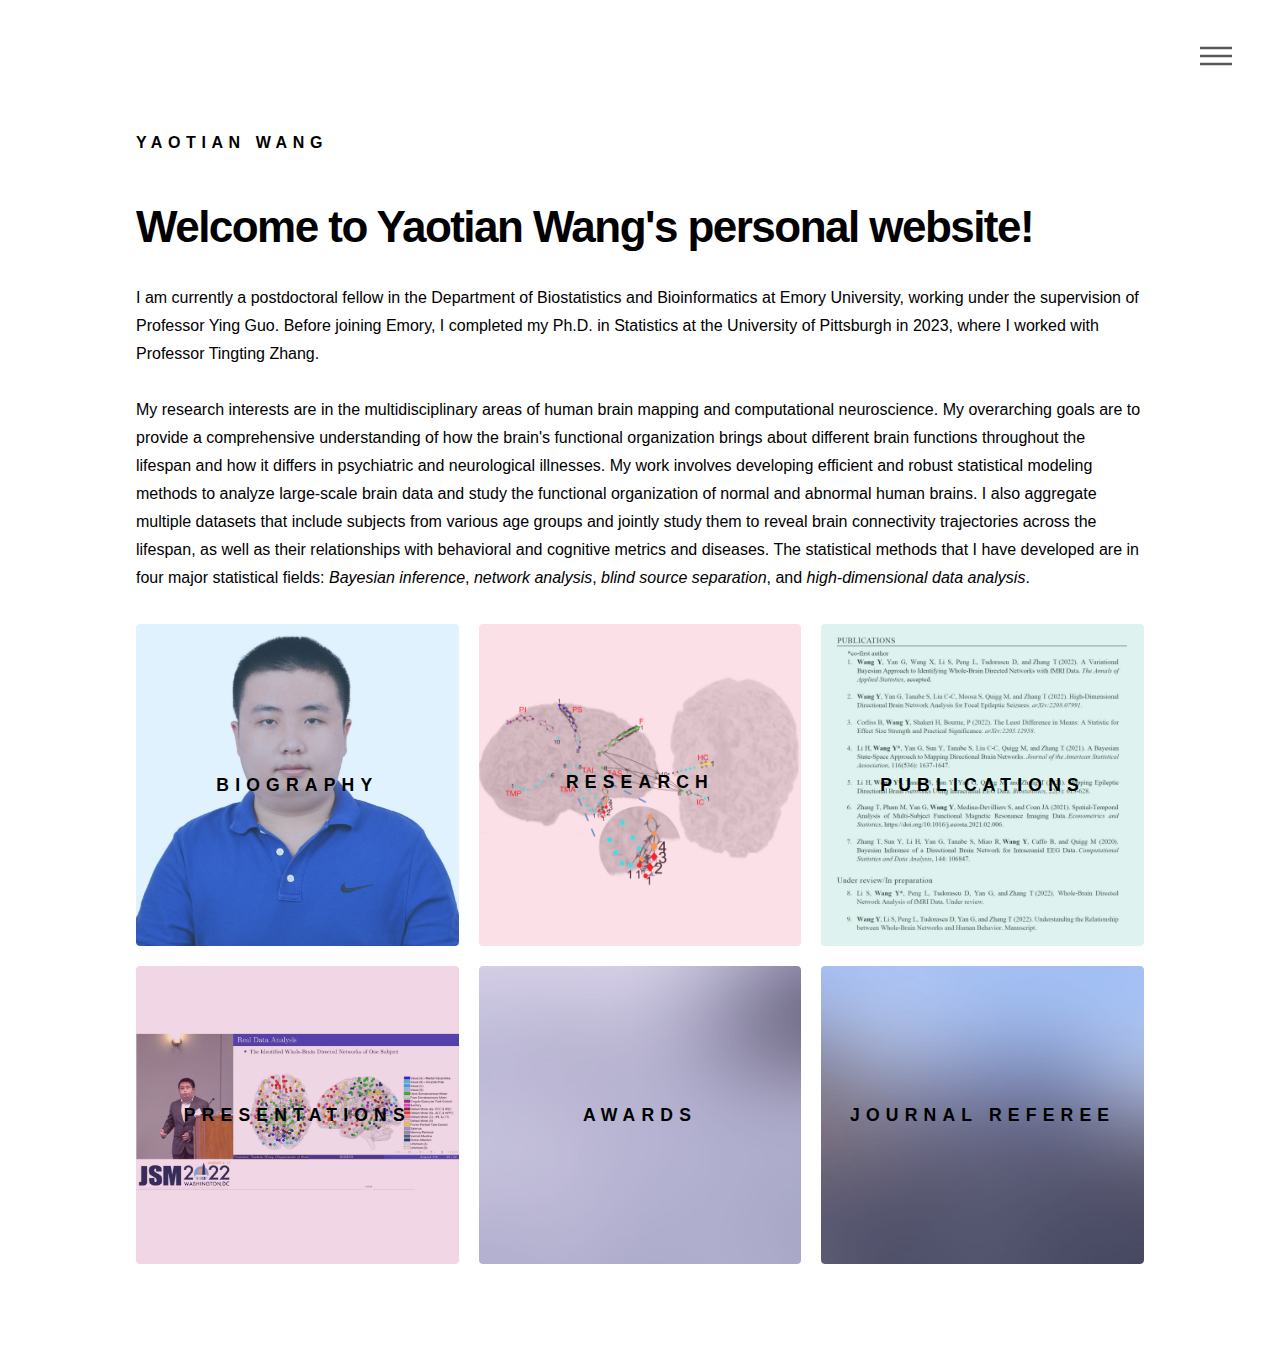
<file: home.html>
<!DOCTYPE HTML>
<!--
	Phantom by HTML5 UP
	html5up.net | @ajlkn
	Free for personal and commercial use under the CCA 3.0 license (html5up.net/license)
-->
<html>
	<head>
		<title>Yaotian Wang</title>
		<meta charset="utf-8" />
		<meta name="viewport" content="width=device-width, initial-scale=1, user-scalable=no" />
		<link rel="stylesheet" href="assets/css/main.css" />
		<noscript><link rel="stylesheet" href="assets/css/noscript.css" /></noscript>
	</head>
	<body class="is-preload">
		<!-- Wrapper -->
			<div id="wrapper">

				<!-- Header -->
					<header id="header">
						<div class="inner">

							<!-- Logo -->
								<a href="home.html" class="logo">
									<span class="title">Yaotian Wang</span>
								</a>

							<!-- Nav -->
								<nav>
									<ul>
										<li><a href="#menu">Menu</a></li>
									</ul>
								</nav>

						</div>
					</header>

				<!-- Menu -->
					<nav id="menu">
						<h2>Menu</h2>
						<ul>
							<li><a href="home.html">Home</a></li>
							<li><a href="biography.html">Biography</a></li>
							<li><a href="research.html">Research</a></li>
							<li><a href="presentations.html">Presentations</a></li>
							<li><a href="awards.html">Awards</a></li>
							<li><a href="journal.html">Journal Referee</a></li>
						</ul>
					</nav>

				<!-- Main -->
					<div id="main">
						<div class="inner">
							<header>
								<h1>Welcome to Yaotian Wang's personal website!</h1>
								<p>I am currently a postdoctoral fellow in the Department of Biostatistics and Bioinformatics at Emory University, working under the supervision of Professor Ying Guo. Before joining Emory, I completed my Ph.D. in Statistics at the University of Pittsburgh in 2023, where I worked with Professor Tingting Zhang.<br><br>My research interests are in the multidisciplinary areas of human brain mapping and computational neuroscience. My overarching goals are to provide a comprehensive understanding of how the brain's functional organization brings about different brain functions throughout the lifespan and how it differs in psychiatric and neurological illnesses. My work involves developing efficient and robust statistical modeling methods to analyze large-scale brain data and study the functional organization of normal and abnormal human brains. I also aggregate multiple datasets that include subjects from various age groups and jointly study them to reveal brain connectivity trajectories across the lifespan, as well as their relationships with behavioral and cognitive metrics and diseases. The statistical methods that I have developed are in four major statistical fields: <i>Bayesian inference</i>, <i>network analysis</i>, <i>blind source separation</i>, and <i>high-dimensional data analysis</i>.</p>
							</header>
							<section class="tiles">
								<article class="style2">
									<span class="image">
										<img src="images/pic00.jpg" alt="" />
									</span>
									<a href="biography.html">
										<h2>Biography</h2>
									</a>
								</article>
								<article class="style1">
									<span class="image">
										<img src="images/pic16.jpg" alt="" />
									</span>
									<a href="research.html">
										<h2>Research</h2>
										<div class="content">
											<p>High-Dimensional Directed Network Analysis of Focal Epileptic Seizure<br>&<br>Whole-Brain Network Analysis of Massive Neuroimaging Data</p>
										</div>
									</a>
								</article>
								<article class="style3">
									<span class="image">
										<img src="images/pic18.jpg" alt="" />
									</span>
									<a href="publications.html">
										<h2>Publications</h2>
									</a>
								</article>
								<article class="style4">
									<span class="image">
										<img src="images/pic19.jpg" alt="" />
									</span>
									<a href="presentations.html">
										<h2>Presentations</h2>
									</a>
								</article>
								<article class="style5">
									<span class="image">
										<img src="images/pic05.jpg" alt="" />
									</span>
									<a href="awards.html">
										<h2>Awards</h2>
									</a>
								</article>
								<article class="style6">
									<span class="image">
										<img src="images/pic06.jpg" alt="" />
									</span>
									<a href="journal.html">
										<h2>Journal Referee</h2>
									</a>
								</article>
								
							</section>
						</div>
					</div>

				

			</div>

		<!-- Scripts -->
			<script src="assets/js/jquery.min.js"></script>
			<script src="assets/js/browser.min.js"></script>
			<script src="assets/js/breakpoints.min.js"></script>
			<script src="assets/js/util.js"></script>
			<script src="assets/js/main.js"></script>

	</body>
</html>
</file>
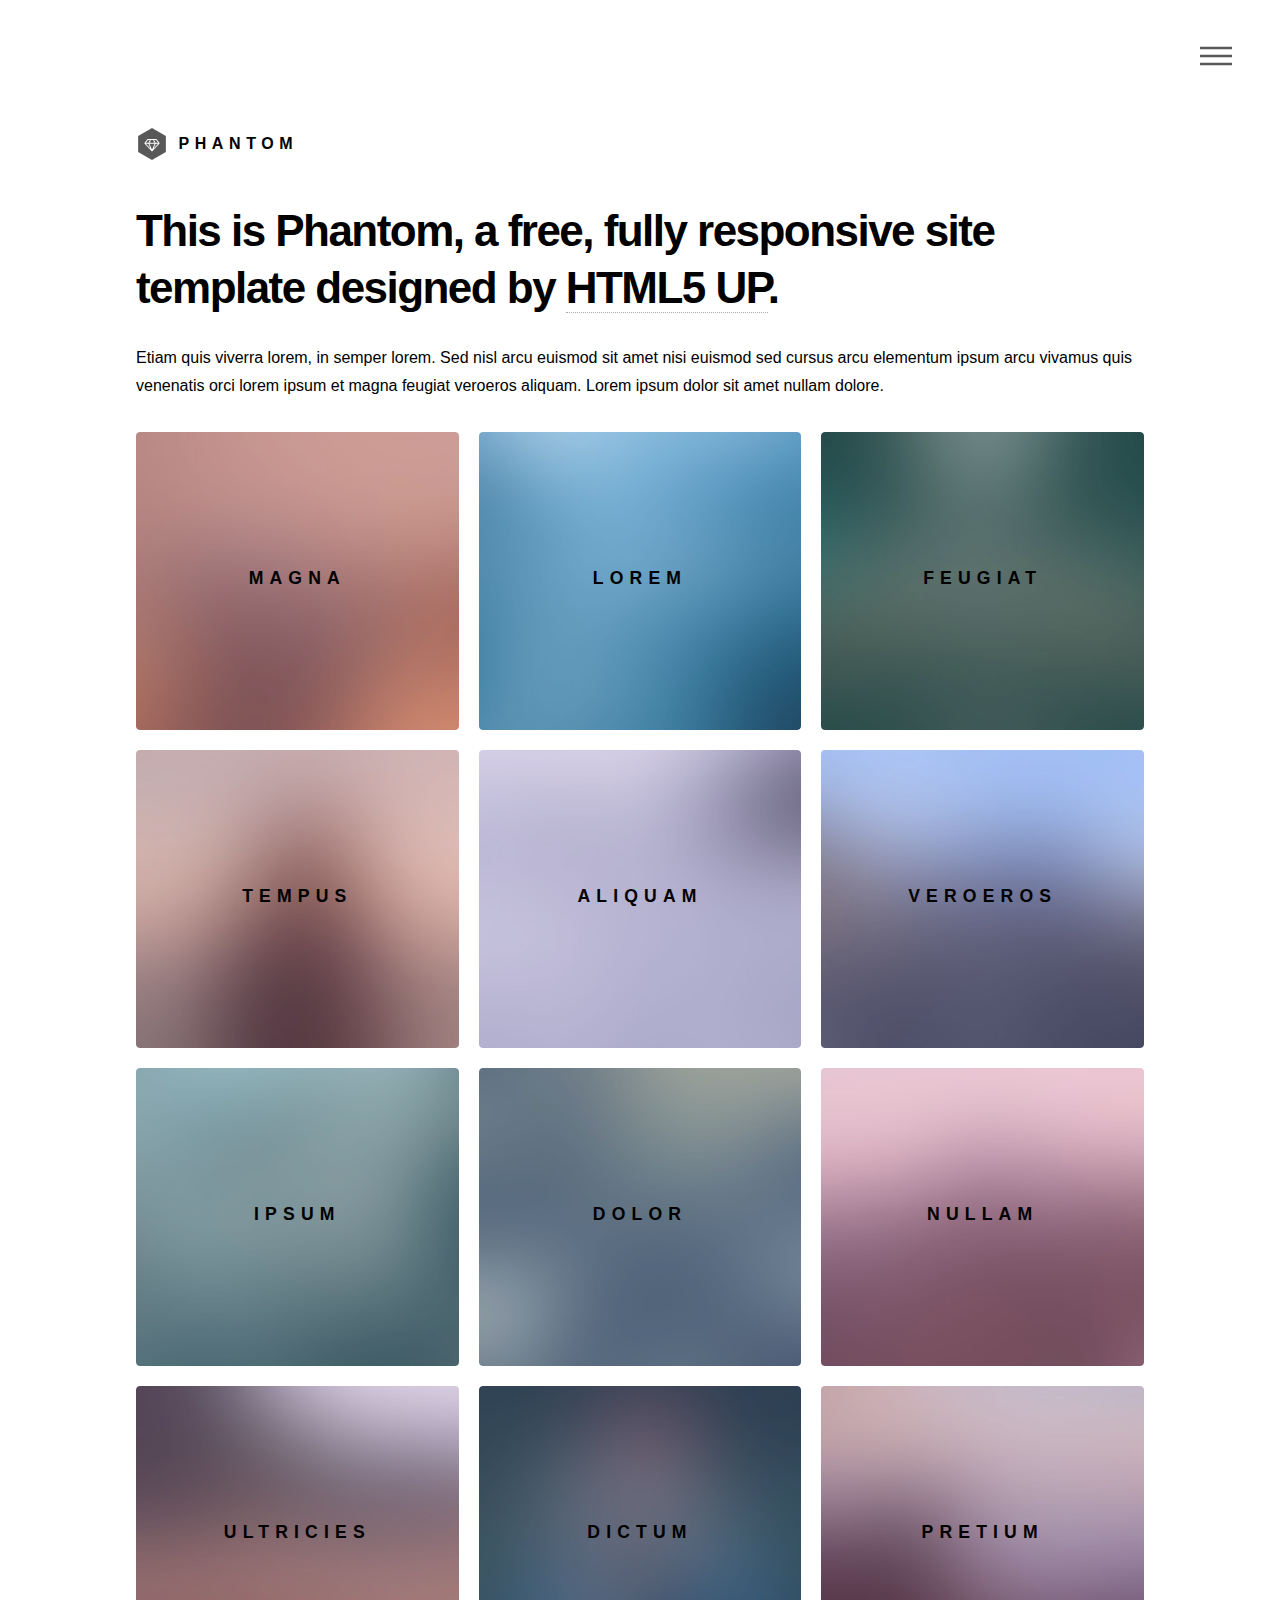
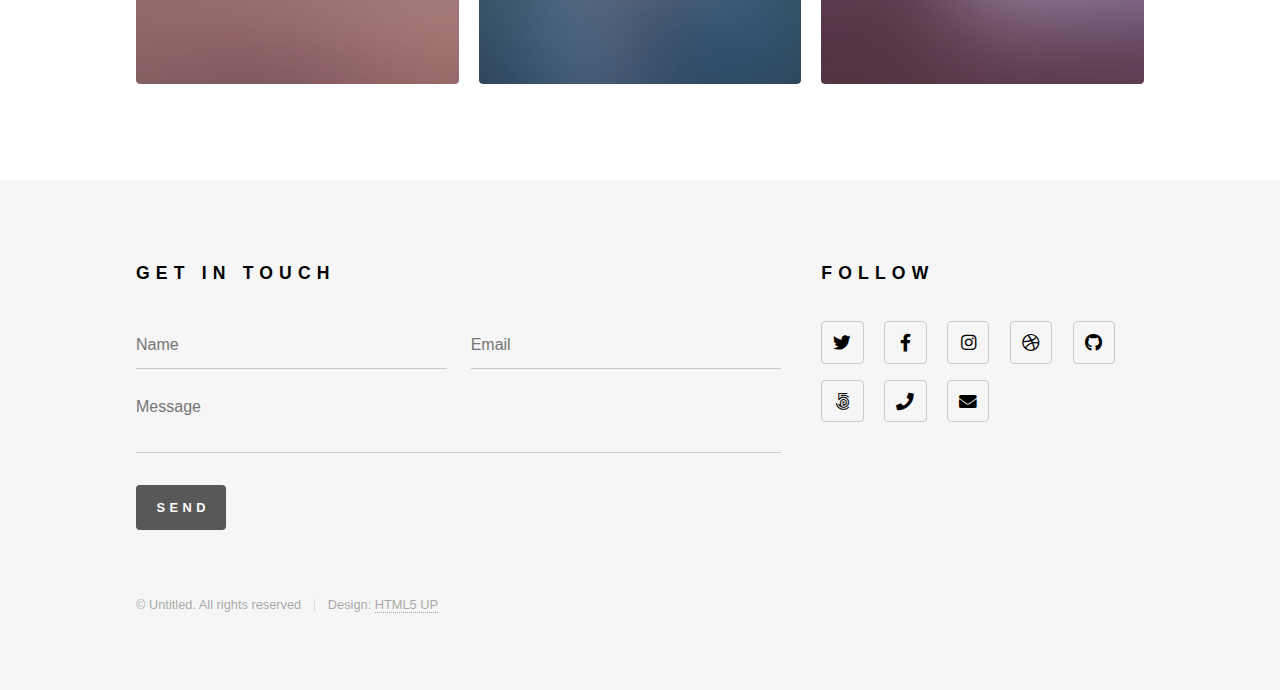
<file: index_archive.html>
<!DOCTYPE HTML>
<!--
	Phantom by HTML5 UP
	html5up.net | @ajlkn
	Free for personal and commercial use under the CCA 3.0 license (html5up.net/license)
-->
<html>
	<head>
		<title>Phantom by HTML5 UP</title>
		<meta charset="utf-8" />
		<meta name="viewport" content="width=device-width, initial-scale=1, user-scalable=no" />
		<link rel="stylesheet" href="assets/css/main.css" />
		<noscript><link rel="stylesheet" href="assets/css/noscript.css" /></noscript>
	</head>
	<body class="is-preload">
		<!-- Wrapper -->
			<div id="wrapper">

				<!-- Header -->
					<header id="header">
						<div class="inner">

							<!-- Logo -->
								<a href="index.html" class="logo">
									<span class="symbol"><img src="images/logo.svg" alt="" /></span><span class="title">Phantom</span>
								</a>

							<!-- Nav -->
								<nav>
									<ul>
										<li><a href="#menu">Menu</a></li>
									</ul>
								</nav>

						</div>
					</header>

				<!-- Menu -->
					<nav id="menu">
						<h2>Menu</h2>
						<ul>
							<li><a href="index.html">Home</a></li>
							<li><a href="generic.html">Ipsum veroeros</a></li>
							<li><a href="generic.html">Tempus etiam</a></li>
							<li><a href="generic.html">Consequat dolor</a></li>
							<li><a href="elements.html">Elements</a></li>
						</ul>
					</nav>

				<!-- Main -->
					<div id="main">
						<div class="inner">
							<header>
								<h1>This is Phantom, a free, fully responsive site<br />
								template designed by <a href="http://html5up.net">HTML5 UP</a>.</h1>
								<p>Etiam quis viverra lorem, in semper lorem. Sed nisl arcu euismod sit amet nisi euismod sed cursus arcu elementum ipsum arcu vivamus quis venenatis orci lorem ipsum et magna feugiat veroeros aliquam. Lorem ipsum dolor sit amet nullam dolore.</p>
							</header>
							<section class="tiles">
								<article class="style1">
									<span class="image">
										<img src="images/pic01.jpg" alt="" />
									</span>
									<a href="generic.html">
										<h2>Magna</h2>
										<div class="content">
											<p>Sed nisl arcu euismod sit amet nisi lorem etiam dolor veroeros et feugiat.</p>
										</div>
									</a>
								</article>
								<article class="style2">
									<span class="image">
										<img src="images/pic02.jpg" alt="" />
									</span>
									<a href="generic.html">
										<h2>Lorem</h2>
										<div class="content">
											<p>Sed nisl arcu euismod sit amet nisi lorem etiam dolor veroeros et feugiat.</p>
										</div>
									</a>
								</article>
								<article class="style3">
									<span class="image">
										<img src="images/pic03.jpg" alt="" />
									</span>
									<a href="generic.html">
										<h2>Feugiat</h2>
										<div class="content">
											<p>Sed nisl arcu euismod sit amet nisi lorem etiam dolor veroeros et feugiat.</p>
										</div>
									</a>
								</article>
								<article class="style4">
									<span class="image">
										<img src="images/pic04.jpg" alt="" />
									</span>
									<a href="generic.html">
										<h2>Tempus</h2>
										<div class="content">
											<p>Sed nisl arcu euismod sit amet nisi lorem etiam dolor veroeros et feugiat.</p>
										</div>
									</a>
								</article>
								<article class="style5">
									<span class="image">
										<img src="images/pic05.jpg" alt="" />
									</span>
									<a href="generic.html">
										<h2>Aliquam</h2>
										<div class="content">
											<p>Sed nisl arcu euismod sit amet nisi lorem etiam dolor veroeros et feugiat.</p>
										</div>
									</a>
								</article>
								<article class="style6">
									<span class="image">
										<img src="images/pic06.jpg" alt="" />
									</span>
									<a href="generic.html">
										<h2>Veroeros</h2>
										<div class="content">
											<p>Sed nisl arcu euismod sit amet nisi lorem etiam dolor veroeros et feugiat.</p>
										</div>
									</a>
								</article>
								<article class="style2">
									<span class="image">
										<img src="images/pic07.jpg" alt="" />
									</span>
									<a href="generic.html">
										<h2>Ipsum</h2>
										<div class="content">
											<p>Sed nisl arcu euismod sit amet nisi lorem etiam dolor veroeros et feugiat.</p>
										</div>
									</a>
								</article>
								<article class="style3">
									<span class="image">
										<img src="images/pic08.jpg" alt="" />
									</span>
									<a href="generic.html">
										<h2>Dolor</h2>
										<div class="content">
											<p>Sed nisl arcu euismod sit amet nisi lorem etiam dolor veroeros et feugiat.</p>
										</div>
									</a>
								</article>
								<article class="style1">
									<span class="image">
										<img src="images/pic09.jpg" alt="" />
									</span>
									<a href="generic.html">
										<h2>Nullam</h2>
										<div class="content">
											<p>Sed nisl arcu euismod sit amet nisi lorem etiam dolor veroeros et feugiat.</p>
										</div>
									</a>
								</article>
								<article class="style5">
									<span class="image">
										<img src="images/pic10.jpg" alt="" />
									</span>
									<a href="generic.html">
										<h2>Ultricies</h2>
										<div class="content">
											<p>Sed nisl arcu euismod sit amet nisi lorem etiam dolor veroeros et feugiat.</p>
										</div>
									</a>
								</article>
								<article class="style6">
									<span class="image">
										<img src="images/pic11.jpg" alt="" />
									</span>
									<a href="generic.html">
										<h2>Dictum</h2>
										<div class="content">
											<p>Sed nisl arcu euismod sit amet nisi lorem etiam dolor veroeros et feugiat.</p>
										</div>
									</a>
								</article>
								<article class="style4">
									<span class="image">
										<img src="images/pic12.jpg" alt="" />
									</span>
									<a href="generic.html">
										<h2>Pretium</h2>
										<div class="content">
											<p>Sed nisl arcu euismod sit amet nisi lorem etiam dolor veroeros et feugiat.</p>
										</div>
									</a>
								</article>
							</section>
						</div>
					</div>

				<!-- Footer -->
					<footer id="footer">
						<div class="inner">
							<section>
								<h2>Get in touch</h2>
								<form method="post" action="#">
									<div class="fields">
										<div class="field half">
											<input type="text" name="name" id="name" placeholder="Name" />
										</div>
										<div class="field half">
											<input type="email" name="email" id="email" placeholder="Email" />
										</div>
										<div class="field">
											<textarea name="message" id="message" placeholder="Message"></textarea>
										</div>
									</div>
									<ul class="actions">
										<li><input type="submit" value="Send" class="primary" /></li>
									</ul>
								</form>
							</section>
							<section>
								<h2>Follow</h2>
								<ul class="icons">
									<li><a href="#" class="icon brands style2 fa-twitter"><span class="label">Twitter</span></a></li>
									<li><a href="#" class="icon brands style2 fa-facebook-f"><span class="label">Facebook</span></a></li>
									<li><a href="#" class="icon brands style2 fa-instagram"><span class="label">Instagram</span></a></li>
									<li><a href="#" class="icon brands style2 fa-dribbble"><span class="label">Dribbble</span></a></li>
									<li><a href="#" class="icon brands style2 fa-github"><span class="label">GitHub</span></a></li>
									<li><a href="#" class="icon brands style2 fa-500px"><span class="label">500px</span></a></li>
									<li><a href="#" class="icon solid style2 fa-phone"><span class="label">Phone</span></a></li>
									<li><a href="#" class="icon solid style2 fa-envelope"><span class="label">Email</span></a></li>
								</ul>
							</section>
							<ul class="copyright">
								<li>&copy; Untitled. All rights reserved</li><li>Design: <a href="http://html5up.net">HTML5 UP</a></li>
							</ul>
						</div>
					</footer>

			</div>

		<!-- Scripts -->
			<script src="assets/js/jquery.min.js"></script>
			<script src="assets/js/browser.min.js"></script>
			<script src="assets/js/breakpoints.min.js"></script>
			<script src="assets/js/util.js"></script>
			<script src="assets/js/main.js"></script>

	</body>
</html>
</file>
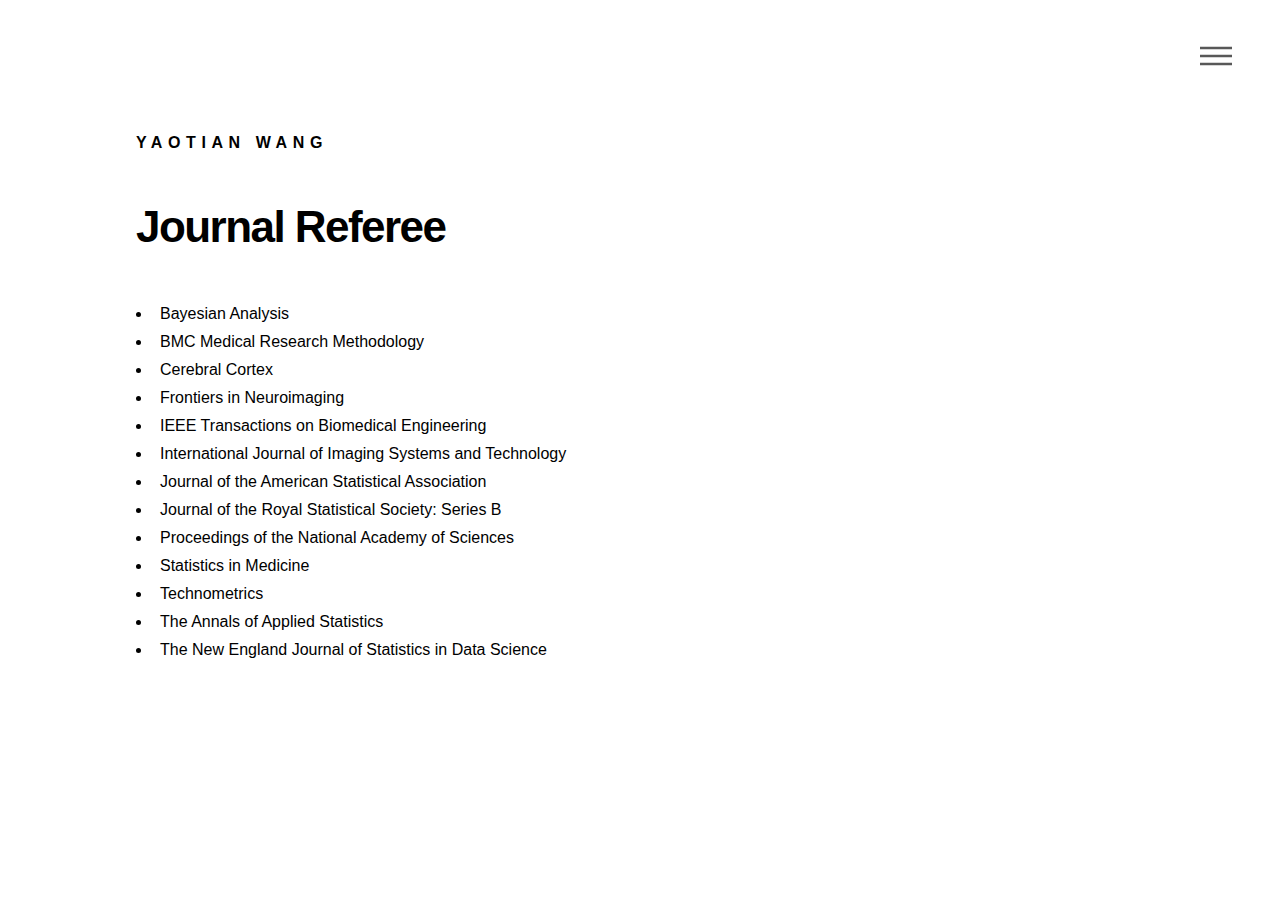
<file: journal.html>
<!DOCTYPE HTML>
<!--
	Phantom by HTML5 UP
	html5up.net | @ajlkn
	Free for personal and commercial use under the CCA 3.0 license (html5up.net/license)
-->
<html>
	<head>
		<title>Journal Referee</title>
		<meta charset="utf-8" />
		<meta name="viewport" content="width=device-width, initial-scale=1, user-scalable=no" />
		<link rel="stylesheet" href="assets/css/main.css" />
		<noscript><link rel="stylesheet" href="assets/css/noscript.css" /></noscript>
	</head>
	<body class="is-preload">
		<!-- Wrapper -->
			<div id="wrapper">

				<!-- Header -->
					<header id="header">
						<div class="inner">

							<!-- Logo -->
								<a href="index.html" class="logo">
									<span class="title">Yaotian Wang</span>
								</a>

							<!-- Nav -->
								<nav>
									<ul>
										<li><a href="#menu">Menu</a></li>
									</ul>
								</nav>

						</div>
					</header>

				<!-- Menu -->
					<nav id="menu">
						<h2>Menu</h2>
						<ul>
							<li><a href="index.html">Home</a></li>
							<li><a href="biography.html">Biography</a></li>
							<li><a href="research.html">Research</a></li>
							<li><a href="presentations.html">Presentations</a></li>
							<li><a href="awards.html">Awards</a></li>
							<li><a href="journal.html">Journal Referee</a></li>
						</ul>
					</nav>

				<!-- Main -->
					<div id="main">
						<div class="inner">
							<h1>Journal Referee</h1>
							
							<p><UL>
	<LI>Bayesian Analysis
	<LI>BMC Medical Research Methodology
	<LI>Cerebral Cortex
	<LI>Frontiers in Neuroimaging
	<LI>IEEE Transactions on Biomedical Engineering
	<LI>International Journal of Imaging Systems and Technology
	<LI>Journal of the American Statistical Association
	<LI>Journal of the Royal Statistical Society: Series B
	<LI>Proceedings of the National Academy of Sciences
	<LI>Statistics in Medicine
	<LI>Technometrics
	<LI>The Annals of Applied Statistics
	<LI>The New England Journal of Statistics in Data Science
</UL>
							</p>
							
						</div>
					</div>

				

			</div>

		<!-- Scripts -->
			<script src="assets/js/jquery.min.js"></script>
			<script src="assets/js/browser.min.js"></script>
			<script src="assets/js/breakpoints.min.js"></script>
			<script src="assets/js/util.js"></script>
			<script src="assets/js/main.js"></script>

	</body>
</html>
</file>
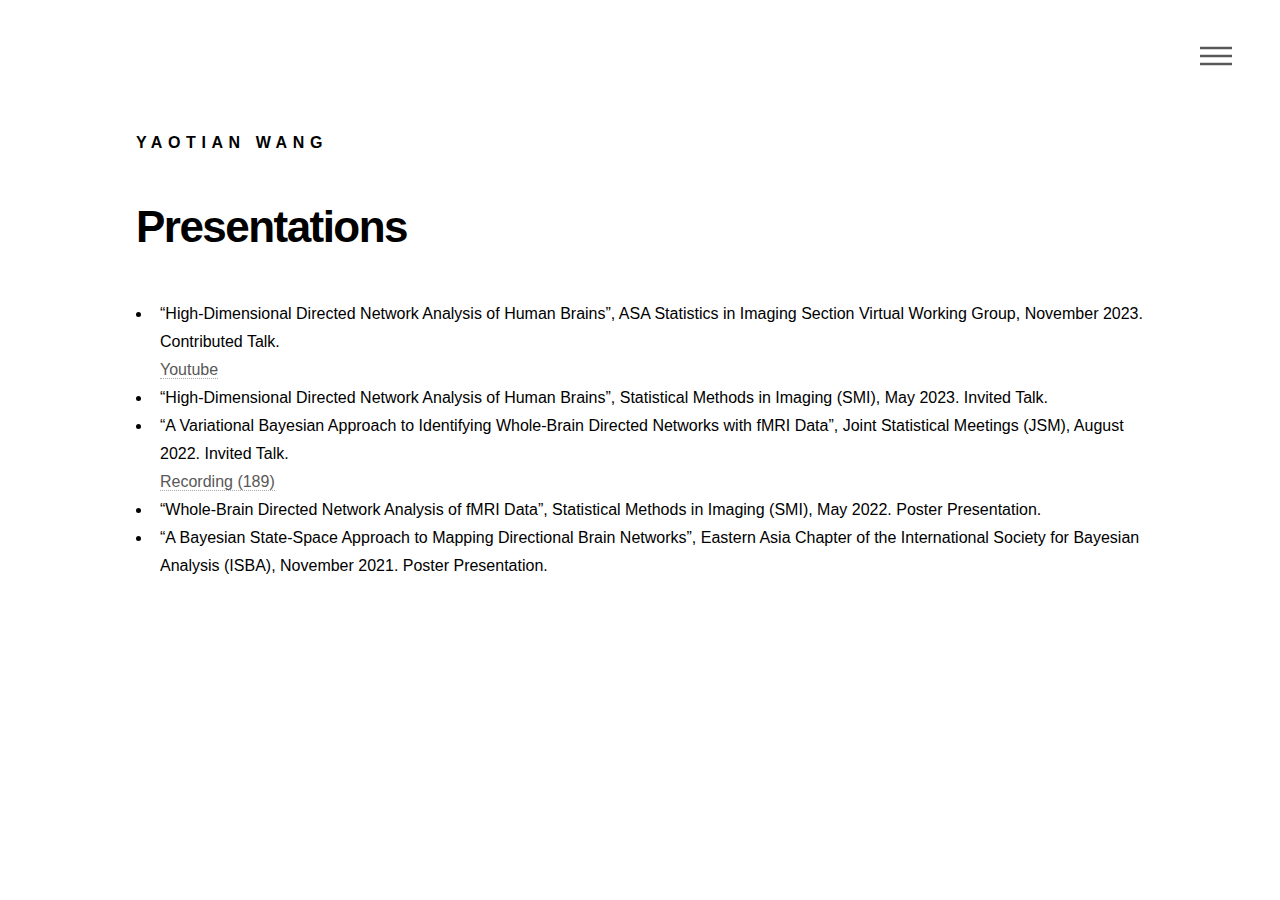
<file: presentations.html>
<!DOCTYPE HTML>
<!--
	Phantom by HTML5 UP
	html5up.net | @ajlkn
	Free for personal and commercial use under the CCA 3.0 license (html5up.net/license)
-->
<html>
	<head>
		<title>Presentations</title>
		<meta charset="utf-8" />
		<meta name="viewport" content="width=device-width, initial-scale=1, user-scalable=no" />
		<link rel="stylesheet" href="assets/css/main.css" />
		<noscript><link rel="stylesheet" href="assets/css/noscript.css" /></noscript>
	</head>
	<body class="is-preload">
		<!-- Wrapper -->
			<div id="wrapper">

				<!-- Header -->
					<header id="header">
						<div class="inner">

							<!-- Logo -->
								<a href="index.html" class="logo">
									<span class="title">Yaotian Wang</span>
								</a>

							<!-- Nav -->
								<nav>
									<ul>
										<li><a href="#menu">Menu</a></li>
									</ul>
								</nav>

						</div>
					</header>

				<!-- Menu -->
					<nav id="menu">
						<h2>Menu</h2>
						<ul>
							<li><a href="index.html">Home</a></li>
							<li><a href="biography.html">Biography</a></li>
							<li><a href="research.html">Research</a></li>
							<li><a href="presentations.html">Presentations</a></li>
							<li><a href="awards.html">Awards</a></li>
							<li><a href="journal.html">Journal Referee</a></li>
						</ul>
					</nav>

				<!-- Main -->
					<div id="main">
						<div class="inner">
							<h1>Presentations</h1>
							
							<p><UL>
	<LI>“High-Dimensional Directed Network Analysis of Human Brains”, ASA Statistics in Imaging Section Virtual Working Group, November 2023. Contributed Talk.<br><a href="https://www.youtube.com/watch?v=TTZq0l2fGcs/">Youtube</a>
	<LI>“High-Dimensional Directed Network Analysis of Human Brains”, Statistical Methods in Imaging (SMI), May 2023. Invited Talk.
	<LI>“A Variational Bayesian Approach to Identifying Whole-Brain Directed Networks with fMRI Data”, Joint Statistical Meetings (JSM), August 2022. Invited Talk.<br><a href="https://ww2.amstat.org/meetings/jsm/2022/onlineprogram/AbstractDetails.cfm?abstractid=322582/">Recording (189)</a>
	<LI>“Whole-Brain Directed Network Analysis of fMRI Data”, Statistical Methods in Imaging (SMI), May 2022. Poster Presentation.
	<LI>“A Bayesian State-Space Approach to Mapping Directional Brain Networks”, Eastern Asia Chapter of the International Society for Bayesian Analysis (ISBA), November 2021. Poster Presentation.
</UL>
							</p>
							
						</div>
					</div>

				

			</div>

		<!-- Scripts -->
			<script src="assets/js/jquery.min.js"></script>
			<script src="assets/js/browser.min.js"></script>
			<script src="assets/js/breakpoints.min.js"></script>
			<script src="assets/js/util.js"></script>
			<script src="assets/js/main.js"></script>

	</body>
</html>
</file>
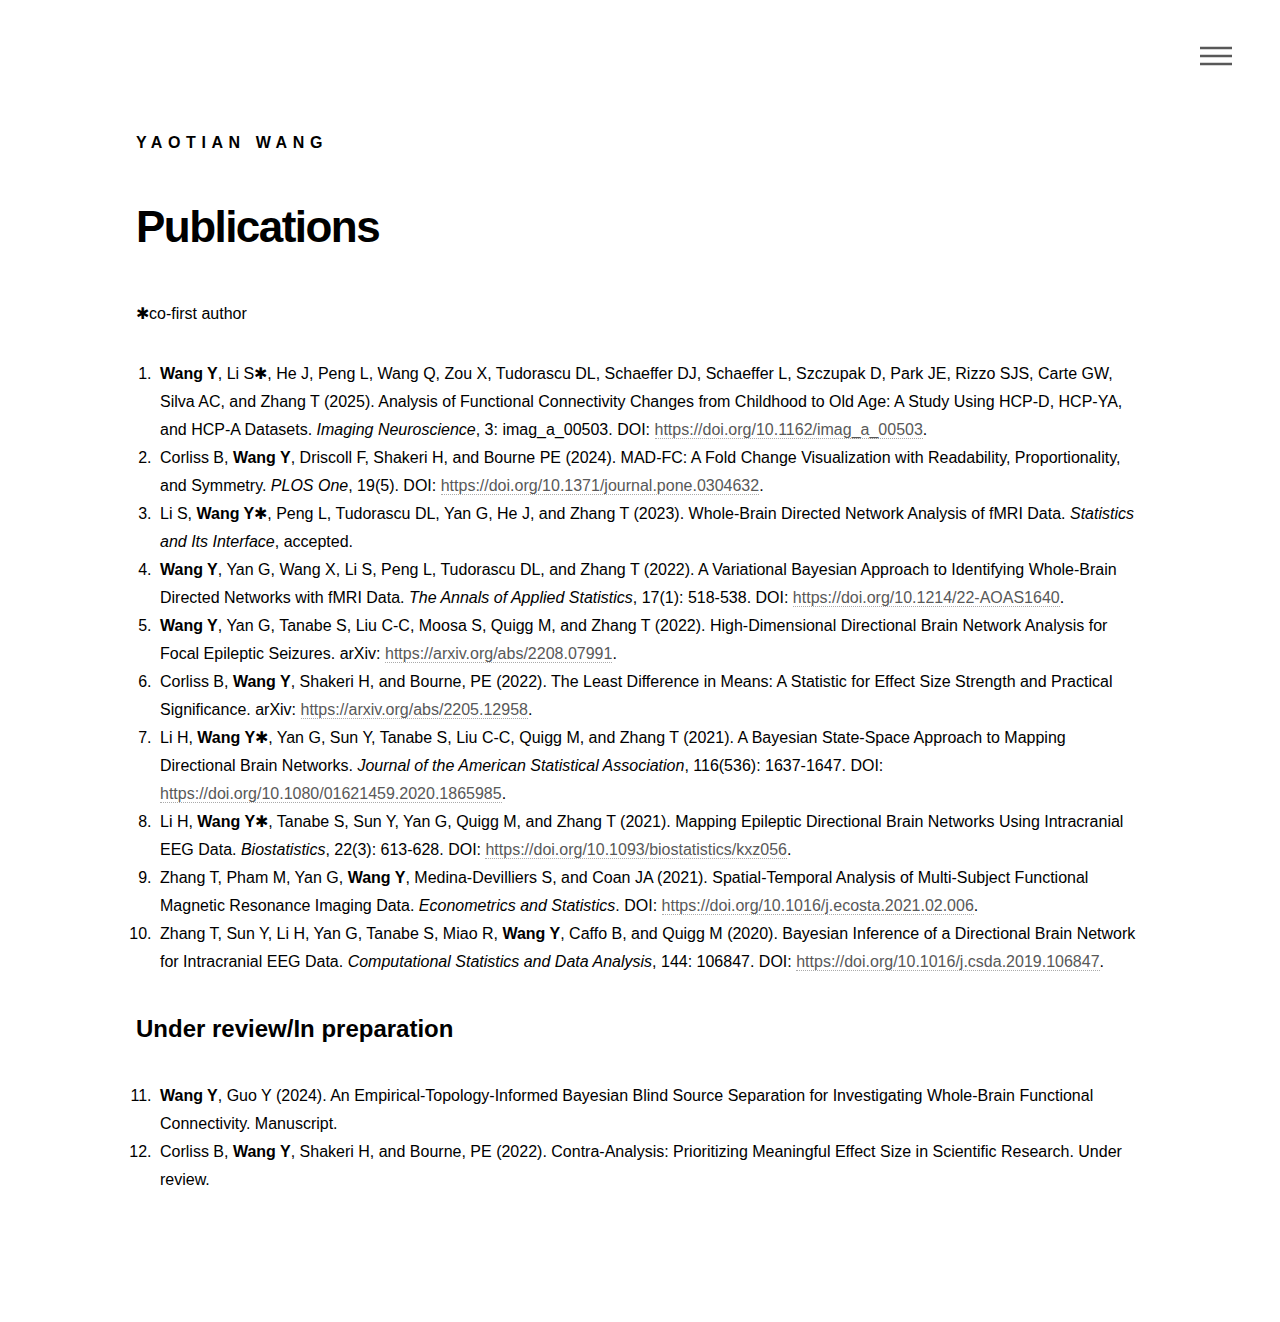
<file: publications.html>
<!DOCTYPE HTML>
<!--
	Phantom by HTML5 UP
	html5up.net | @ajlkn
	Free for personal and commercial use under the CCA 3.0 license (html5up.net/license)
-->
<html>
	<head>
		<title>Publications</title>
		<meta charset="utf-8" />
		<meta name="viewport" content="width=device-width, initial-scale=1, user-scalable=no" />
		<link rel="stylesheet" href="assets/css/main.css" />
		<noscript><link rel="stylesheet" href="assets/css/noscript.css" /></noscript>
	</head>
	<body class="is-preload">
		<!-- Wrapper -->
			<div id="wrapper">

				<!-- Header -->
					<header id="header">
						<div class="inner">

							<!-- Logo -->
								<a href="index.html" class="logo">
									<span class="title">Yaotian Wang</span>
								</a>

							<!-- Nav -->
								<nav>
									<ul>
										<li><a href="#menu">Menu</a></li>
									</ul>
								</nav>

						</div>
					</header>

				<!-- Menu -->
					<nav id="menu">
						<h2>Menu</h2>
						<ul>
							<li><a href="index.html">Home</a></li>
							<li><a href="biography.html">Biography</a></li>
							<li><a href="research.html">Research</a></li>
							<li><a href="presentations.html">Presentations</a></li>
							<li><a href="awards.html">Awards</a></li>
							<li><a href="journal.html">Journal Referee</a></li>
						</ul>
					</nav>

				<!-- Main -->
					<div id="main">
						<div class="inner">
							<h1>Publications</h1>
							
							<p>
								&#10033co-first author<br><OL>
									<LI><b>Wang Y</b>, Li S&#10033, He J, Peng L, Wang Q, Zou X, Tudorascu DL, Schaeffer DJ, Schaeffer L, Szczupak D, Park JE, Rizzo SJS, Carte GW, Silva AC, and Zhang T (2025). Analysis of Functional Connectivity Changes from Childhood to Old Age: A Study Using HCP-D, HCP-YA, and HCP-A Datasets. <i>Imaging Neuroscience</i>, 3: imag_a_00503. DOI: <a href="https://doi.org/10.1162/imag_a_00503" target="_blank">https://doi.org/10.1162/imag_a_00503</a>.
									<LI>Corliss B, <b>Wang Y</b>, Driscoll F, Shakeri H, and Bourne PE (2024). MAD-FC: A Fold Change Visualization with Readability, Proportionality, and Symmetry. <i>PLOS One</i>, 19(5). DOI: <a href="https://doi.org/10.1371/journal.pone.0304632" target="_blank">https://doi.org/10.1371/journal.pone.0304632</a>.
									<LI>Li S, <b>Wang Y</b>&#10033, Peng L, Tudorascu DL, Yan G, He J, and Zhang T (2023). Whole-Brain Directed Network Analysis of fMRI Data. <i>Statistics and Its Interface</i>, accepted. 
									<LI><b>Wang Y</b>, Yan G, Wang X, Li S, Peng L, Tudorascu DL, and Zhang T (2022). A Variational Bayesian Approach to Identifying Whole-Brain Directed Networks with fMRI Data. <i>The Annals of Applied Statistics</i>, 17(1): 518-538. DOI: <a href="https://doi.org/10.1214/22-AOAS1640" target="_blank">https://doi.org/10.1214/22-AOAS1640</a>.
									<LI><b>Wang Y</b>, Yan G, Tanabe S, Liu C-C, Moosa S, Quigg M, and Zhang T (2022). High-Dimensional Directional Brain Network Analysis for Focal Epileptic Seizures. arXiv: <a href="https://arxiv.org/abs/2208.07991" target="_blank">https://arxiv.org/abs/2208.07991</a>.
									<LI>Corliss B, <b>Wang Y</b>, Shakeri H, and Bourne, PE (2022). The Least Difference in Means: A Statistic for Effect Size Strength and Practical Significance. arXiv: <a href="https://arxiv.org/abs/2205.12958" target="_blank">https://arxiv.org/abs/2205.12958</a>.
									<LI>Li H, <b>Wang Y</b>&#10033, Yan G, Sun Y, Tanabe S, Liu C-C, Quigg M, and Zhang T (2021). A Bayesian State-Space Approach to Mapping Directional Brain Networks. <i>Journal of the American Statistical Association</i>, 116(536): 1637-1647. DOI: <a href="https://doi.org/10.1080/01621459.2020.1865985" target="_blank">https://doi.org/10.1080/01621459.2020.1865985</a>.
									<LI>Li H, <b>Wang Y</b>&#10033, Tanabe S, Sun Y, Yan G, Quigg M, and Zhang T (2021). Mapping Epileptic Directional Brain Networks Using Intracranial EEG Data. <i>Biostatistics</i>, 22(3): 613-628. DOI: <a href="https://doi.org/10.1093/biostatistics/kxz056" target="_blank">https://doi.org/10.1093/biostatistics/kxz056</a>.
									<LI>Zhang T, Pham M, Yan G, <b>Wang Y</b>, Medina-Devilliers S, and Coan JA (2021). Spatial-Temporal Analysis of Multi-Subject Functional Magnetic Resonance Imaging Data. <i>Econometrics and Statistics</i>. DOI: <a href="https://doi.org/10.1016/j.ecosta.2021.02.006" target="_blank">https://doi.org/10.1016/j.ecosta.2021.02.006</a>.
									<LI>Zhang T, Sun Y, Li H, Yan G, Tanabe S, Miao R, <b>Wang Y</b>, Caffo B, and Quigg M (2020). Bayesian Inference of a Directional Brain Network for Intracranial EEG Data. <i>Computational Statistics and Data Analysis</i>, 144: 106847. DOI: <a href="https://doi.org/10.1016/j.csda.2019.106847" target="_blank">https://doi.org/10.1016/j.csda.2019.106847</a>.
</OL>
							</p>
							<p><font size="+2"><b>Under review/In preparation</b></font><br>
							<OL><li value="11"><b>Wang Y</b>, Guo Y (2024). An Empirical-Topology-Informed Bayesian Blind Source Separation for Investigating Whole-Brain Functional Connectivity. Manuscript.
								<LI>Corliss B, <b>Wang Y</b>, Shakeri H, and Bourne, PE (2022). Contra-Analysis: Prioritizing Meaningful Effect Size in Scientific Research. Under review.
								</OL></p>
							<p></p>
						</div>
					</div>

				

			</div>

		<!-- Scripts -->
			<script src="assets/js/jquery.min.js"></script>
			<script src="assets/js/browser.min.js"></script>
			<script src="assets/js/breakpoints.min.js"></script>
			<script src="assets/js/util.js"></script>
			<script src="assets/js/main.js"></script>

	</body>
</html>
</file>
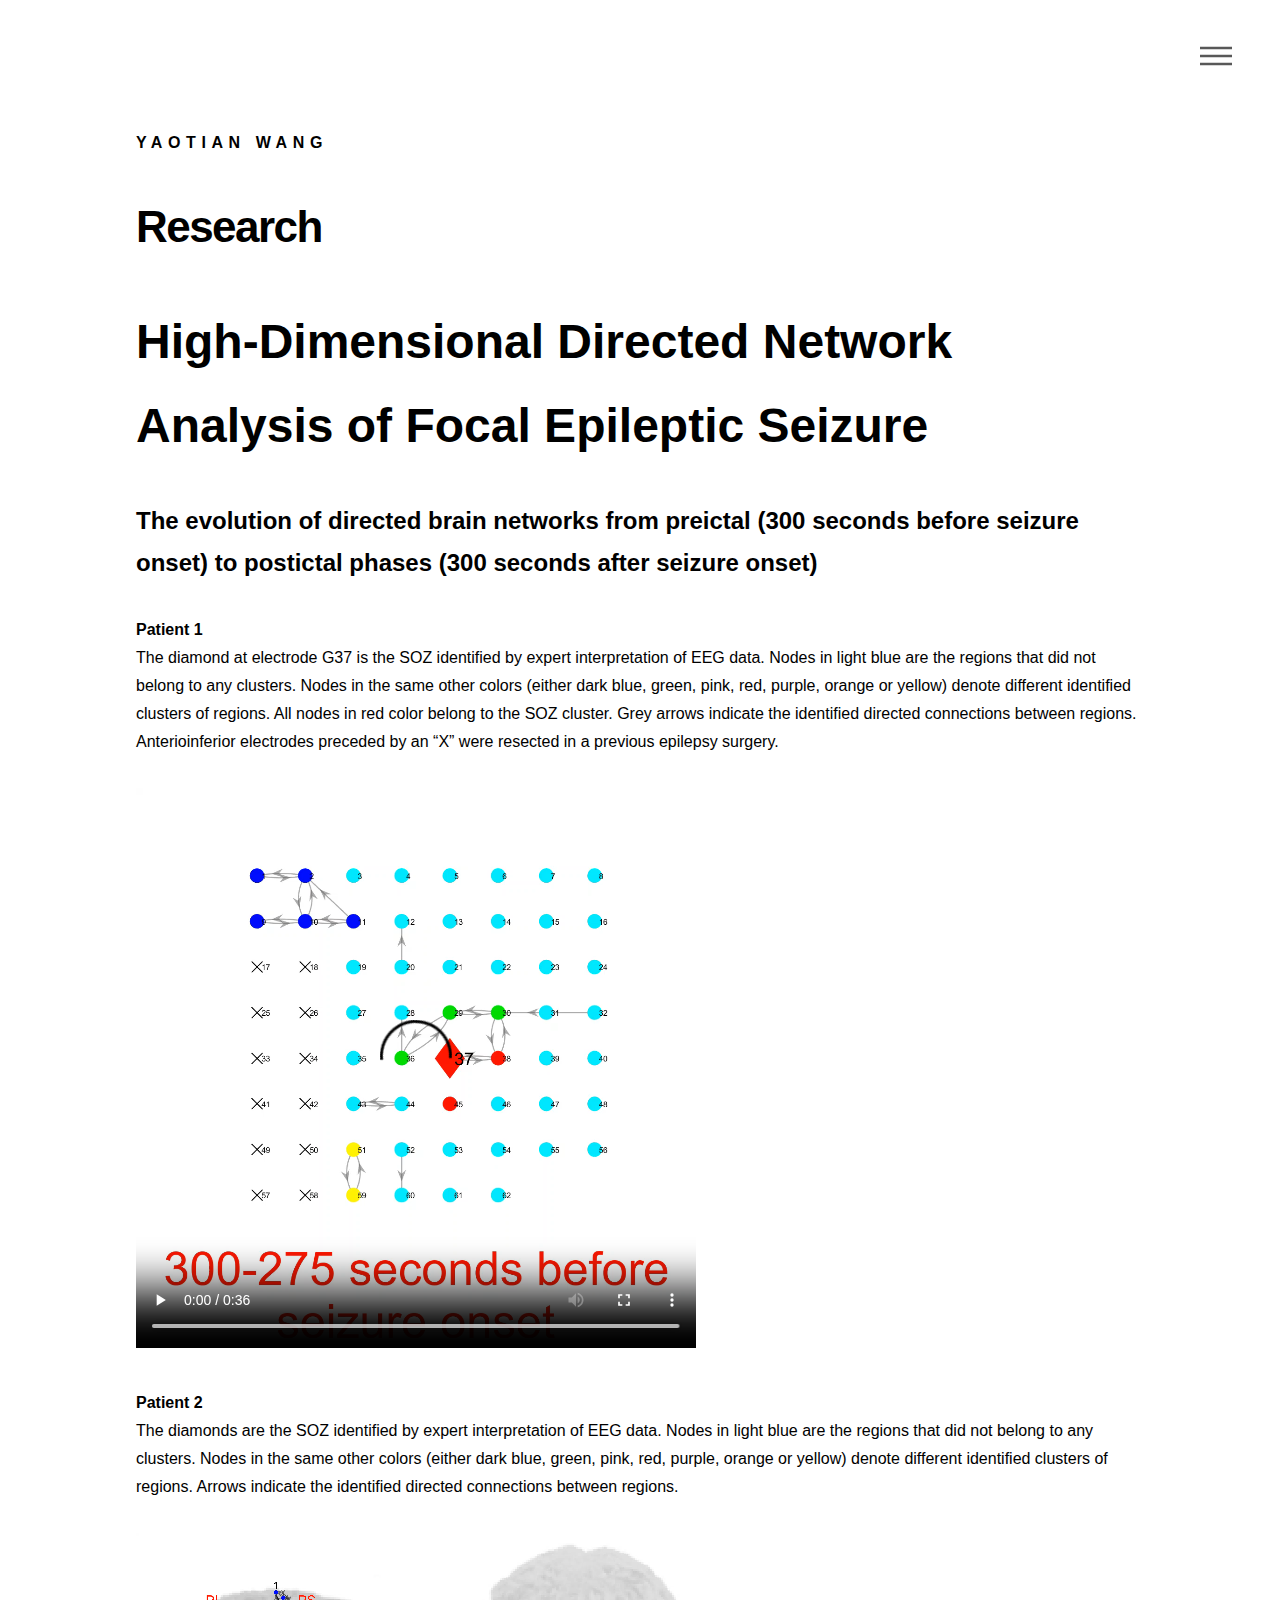
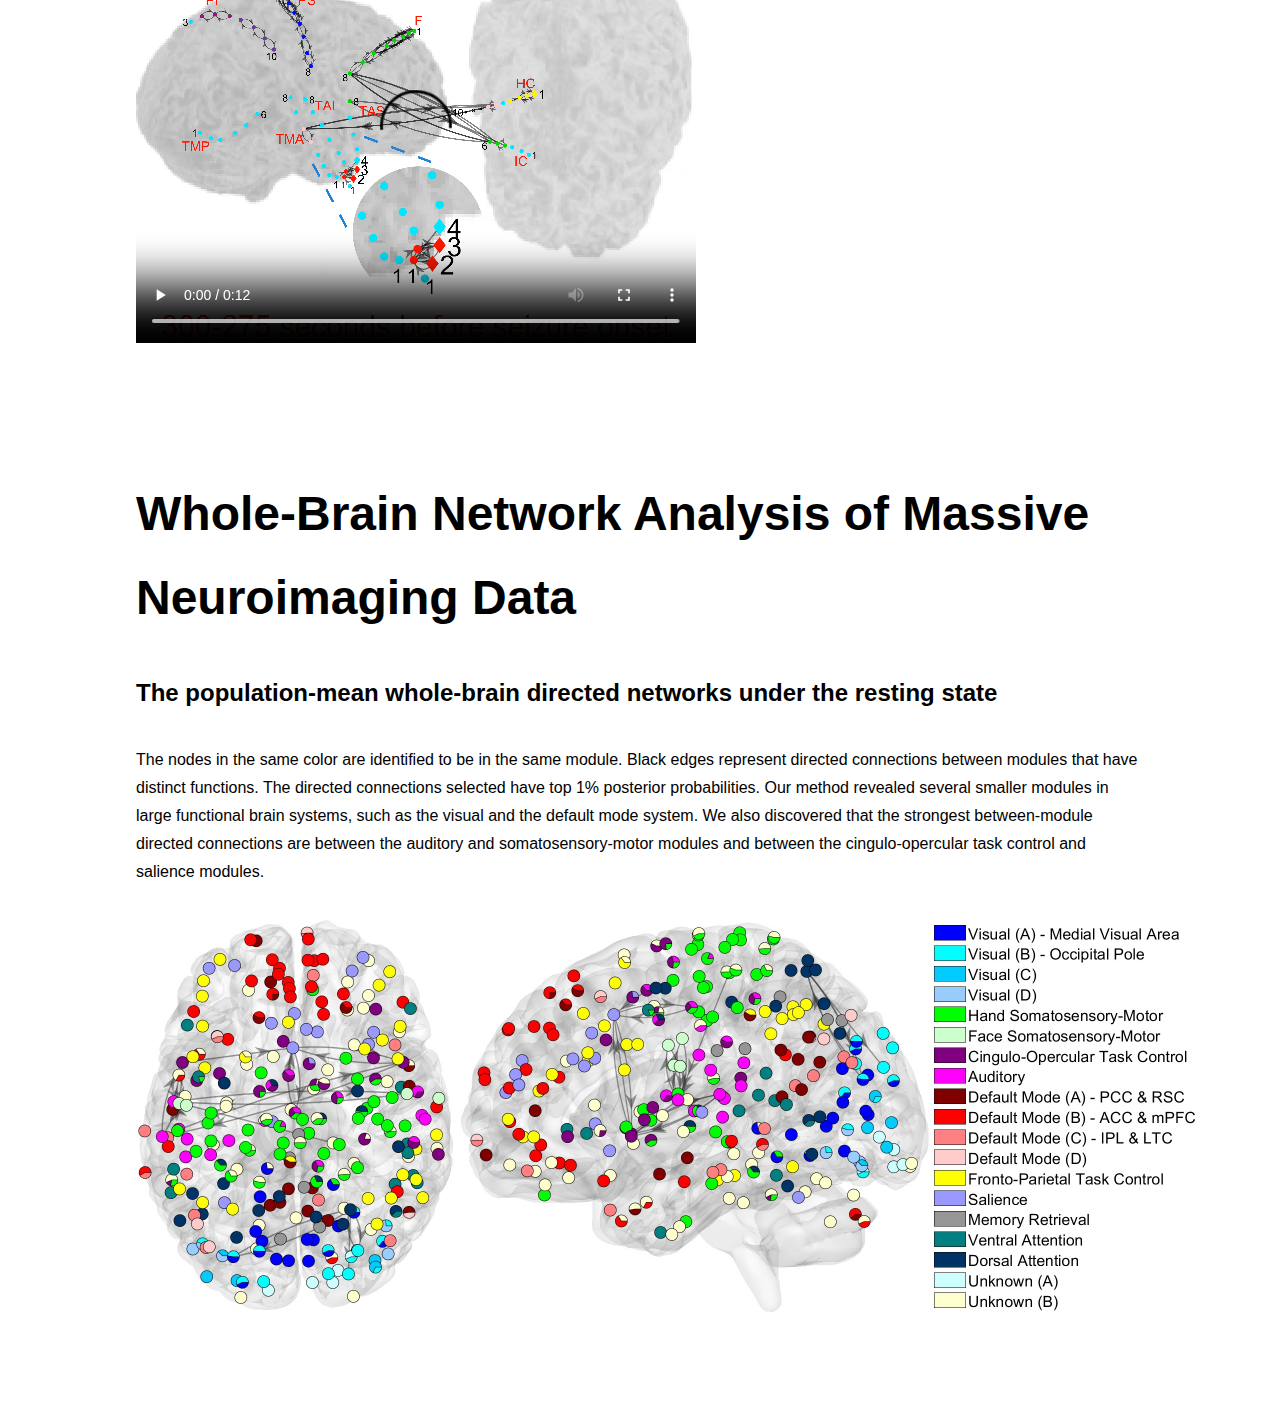
<file: research.html>
<!DOCTYPE HTML>
<!--
	Phantom by HTML5 UP
	html5up.net | @ajlkn
	Free for personal and commercial use under the CCA 3.0 license (html5up.net/license)
-->
<html>
<head>
	<title>Research</title>
	<meta charset="utf-8" />
	<meta name="viewport" content="width=device-width, initial-scale=1, user-scalable=no" />
	<link rel="stylesheet" href="assets/css/main.css" />
	<noscript><link rel="stylesheet" href="assets/css/noscript.css" /></noscript>
</head>
<body class="is-preload">
	<!-- Wrapper -->
	<div id="wrapper">

		<!-- Header -->
		<header id="header">
			<div class="inner">

				<!-- Logo -->
				<a href="index.html" class="logo">
					<span class="title">Yaotian Wang</span>
				</a>

				<!-- Nav -->
				<nav>
					<ul>
						<li><a href="#menu">Menu</a></li>
					</ul>
				</nav>

			</div>
		</header>

		<!-- Menu -->
		<nav id="menu">
			<h2>Menu</h2>
			<ul>
				<li><a href="index.html">Home</a></li>
				<li><a href="biography.html">Biography</a></li>
				<li><a href="research.html">Research</a></li>
				<li><a href="presentations.html">Presentations</a></li>
				<li><a href="awards.html">Awards</a></li>
				<li><a href="journal.html">Journal Referee</a></li>
			</ul>
		</nav>

		<!-- Main -->
		<div id="main">
			<div class="inner">
				<h1>Research</h1>
				
				<p><font size="+10"><b>High-Dimensional Directed Network Analysis of Focal Epileptic Seizure</b></font><br></p>


				<p>
					<font size="+2"><b>The evolution of directed brain networks from preictal (300 seconds before seizure onset) to postictal phases (300 seconds after seizure onset)</b></font>
				<p>
				<p>
					<b>Patient 1</b><br>
					The diamond at electrode G37 is the SOZ identified by expert interpretation of EEG data. Nodes in light blue are the regions that did not belong to any clusters. Nodes in the same other colors (either dark blue, green, pink, red, purple, orange or yellow) denote different identified clusters of regions. All nodes in red color belong to the SOZ cluster. Grey arrows indicate the identified directed connections between regions. Anterioinferior electrodes preceded by an “X” were resected in a previous epilepsy surgery.
				<p>

					<video width="560px" height="560px"
						   controls="controls" />

					<source src="videos/P1.mp4"
							type="video/mp4">
					</video>

				<p>
					<b>Patient 2</b><br>
					The diamonds are the SOZ identified by expert interpretation of EEG data. Nodes in light blue are the regions that did not belong to any clusters. Nodes in the same other colors (either dark blue, green, pink, red, purple, orange or yellow) denote different identified clusters of regions. Arrows indicate the identified directed connections between regions.
				<p>

					<video width="560px" height="410px"
						   controls="controls" />

					<source src="videos/P2.mp4"
							type="video/mp4">
					</video>
</body>
<p><br><br></p>
<p><font size="+8"><b>Whole-Brain Network Analysis of Massive Neuroimaging Data</b></font><br></p>
<font size="+2"><b>The population-mean whole-brain directed networks under the resting state</b></font><br><p>
<p>The nodes in the same color are identified to be in the same module. Black edges represent directed connections between modules that have distinct functions. The directed connections selected have top 1% posterior probabilities. Our method revealed several smaller modules in large functional brain systems, such as the visual and the default mode system. We also discovered that the strongest between-module directed connections are between the auditory and somatosensory-motor modules and between the cingulo-opercular task control and salience modules.</p>
	<img width="1061px" height="398px" src="images/pic17.jpg" controls="controls">
	</div>
	</div>

	

	</div>

	<!-- Scripts -->
	<script src="assets/js/jquery.min.js"></script>
	<script src="assets/js/browser.min.js"></script>
	<script src="assets/js/breakpoints.min.js"></script>
	<script src="assets/js/util.js"></script>
	<script src="assets/js/main.js"></script>

	</body>
</html>
</file>
<file: assets/css/noscript.css>
/*
	Phantom by HTML5 UP
	html5up.net | @ajlkn
	Free for personal and commercial use under the CCA 3.0 license (html5up.net/license)
*/

/* Tiles */

	body.is-preload .tiles article {
		-moz-transform: none;
		-webkit-transform: none;
		-ms-transform: none;
		transform: none;
		opacity: 1;
	}
</file>
<file: assets/css/main.css>
@import url(fontawesome-all.min.css);
@import url("https://fonts.googleapis.com/css?family=Source+Sans+Pro:300,700,900");

/*
	Phantom by HTML5 UP
	html5up.net | @ajlkn
	Free for personal and commercial use under the CCA 3.0 license (html5up.net/license)
*/

html, body, div, span, applet, object,
iframe, h1, h2, h3, h4, h5, h6, p, blockquote,
pre, a, abbr, acronym, address, big, cite,
code, del, dfn, em, img, ins, kbd, q, s, samp,
small, strike, strong, sub, sup, tt, var, b,
u, i, center, dl, dt, dd, ol, ul, li, fieldset,
form, label, legend, table, caption, tbody,
tfoot, thead, tr, th, td, article, aside,
canvas, details, embed, figure, figcaption,
footer, header, hgroup, menu, nav, output, ruby,
section, summary, time, mark, audio, video {
	margin: 0;
	padding: 0;
	border: 0;
	font-size: 100%;
	font: inherit;
	vertical-align: baseline;}

article, aside, details, figcaption, figure,
footer, header, hgroup, menu, nav, section {
	display: block;}

body {
	line-height: 1;
}

ol, ul {
	list-style: none;
}

blockquote, q {
	quotes: none;
}

	blockquote:before, blockquote:after, q:before, q:after {
		content: '';
		content: none;
	}

table {
	border-collapse: collapse;
	border-spacing: 0;
}

body {
	-webkit-text-size-adjust: none;
}

mark {
	background-color: transparent;
	color: inherit;
}

input::-moz-focus-inner {
	border: 0;
	padding: 0;
}

input, select, textarea {
	-moz-appearance: none;
	-webkit-appearance: none;
	-ms-appearance: none;
	appearance: none;
}

/* Basic */

	@-ms-viewport {
		width: device-width;
	}

	body {
		-ms-overflow-style: scrollbar;
	}

	@media screen and (max-width: 480px) {

		html, body {
			min-width: 320px;
		}

	}

	html {
		box-sizing: border-box;
	}

	*, *:before, *:after {
		box-sizing: inherit;
	}

	body {
		background: #ffffff;
	}

		body.is-preload *, body.is-preload *:before, body.is-preload *:after {
			-moz-animation: none !important;
			-webkit-animation: none !important;
			-ms-animation: none !important;
			animation: none !important;
			-moz-transition: none !important;
			-webkit-transition: none !important;
			-ms-transition: none !important;
			transition: none !important;
		}

/* Type */

	body, input, select, textarea {
		color: #000000;
		font-family: "Segoe UI", Roboto, Arial, sans-serif;
		font-size: 16pt;
		font-weight: 400;
		line-height: 1.75;
	}

		@media screen and (max-width: 1680px) {

			body, input, select, textarea {
				font-size: 14pt;
			}

		}

		@media screen and (max-width: 1280px) {

			body, input, select, textarea {
				font-size: 12pt;
			}

		}

	a {
		-moz-transition: border-bottom-color 0.2s ease, color 0.2s ease;
		-webkit-transition: border-bottom-color 0.2s ease, color 0.2s ease;
		-ms-transition: border-bottom-color 0.2s ease, color 0.2s ease;
		transition: border-bottom-color 0.2s ease, color 0.2s ease;
		text-decoration: none;
		color: #585858;
		border-bottom: dotted 1px rgba(88, 88, 88, 0.5);
	}

		a:hover {
			border-bottom-color: transparent;
			color: #f2849e !important;
		}

	strong, b {
		font-weight: 900;
	}

	em, i {
		font-style: italic;
	}

	p {
		margin: 0 0 2em 0;
	}

	h1 {
		font-size: 2.75em;
		font-weight: 700;
		line-height: 1.3;
		margin: 0 0 1em 0;
		letter-spacing: -0.035em;
	}

		h1 a {
			color: inherit;
		}

		@media screen and (max-width: 736px) {

			h1 {
				font-size: 2em;
				margin: 0 0 1em 0;
			}

		}

		@media screen and (max-width: 360px) {

			h1 {
				font-size: 1.75em;
			}

		}

	h2, h3, h4, h5, h6 {
		font-weight: 900;
		line-height: 1.5;
		margin: 0 0 2em 0;
		text-transform: uppercase;
		letter-spacing: 0.35em;
	}

		h2 a, h3 a, h4 a, h5 a, h6 a {
			color: inherit;
		}

	h2 {
		font-size: 1.1em;
	}

	h3 {
		font-size: 1em;
	}

	h4 {
		font-size: 0.8em;
	}

	h5 {
		font-size: 0.8em;
	}

	h6 {
		font-size: 0.8em;
	}

	@media screen and (max-width: 980px) {

		h1 br, h2 br, h3 br, h4 br, h5 br, h6 br {
			display: none;
		}

	}

	@media screen and (max-width: 736px) {

		h2 {
			font-size: 1em;
		}

		h3 {
			font-size: 0.8em;
		}

	}

	sub {
		font-size: 0.8em;
		position: relative;
		top: 0.5em;
	}

	sup {
		font-size: 0.8em;
		position: relative;
		top: -0.5em;
	}

	blockquote {
		border-left: solid 4px #c9c9c9;
		font-style: italic;
		margin: 0 0 2em 0;
		padding: 0.5em 0 0.5em 2em;
	}

	code {
		background: rgba(144, 144, 144, 0.075);
		border-radius: 4px;
		border: solid 1px #c9c9c9;
		font-family: "Courier New", monospace;
		font-size: 0.9em;
		margin: 0 0.25em;
		padding: 0.25em 0.65em;
	}

	pre {
		-webkit-overflow-scrolling: touch;
		font-family: "Courier New", monospace;
		font-size: 0.9em;
		margin: 0 0 2em 0;
	}

		pre code {
			display: block;
			line-height: 1.75;
			padding: 1em 1.5em;
			overflow-x: auto;
		}

	hr {
		border: 0;
		border-bottom: solid 1px #c9c9c9;
		margin: 2em 0;
	}

		hr.major {
			margin: 3em 0;
		}

	.align-left {
		text-align: left;
	}

	.align-center {
		text-align: center;
	}

	.align-right {
		text-align: right;
	}

/* Row */

	.row {
		display: flex;
		flex-wrap: wrap;
		box-sizing: border-box;
		align-items: stretch;
	}

		.row > * {
			box-sizing: border-box;
		}

		.row.gtr-uniform > * > :last-child {
			margin-bottom: 0;
		}

		.row.aln-left {
			justify-content: flex-start;
		}

		.row.aln-center {
			justify-content: center;
		}

		.row.aln-right {
			justify-content: flex-end;
		}

		.row.aln-top {
			align-items: flex-start;
		}

		.row.aln-middle {
			align-items: center;
		}

		.row.aln-bottom {
			align-items: flex-end;
		}

		.row > .imp {
			order: -1;
		}

		.row > .col-1 {
			width: 8.33333%;
		}

		.row > .off-1 {
			margin-left: 8.33333%;
		}

		.row > .col-2 {
			width: 16.66667%;
		}

		.row > .off-2 {
			margin-left: 16.66667%;
		}

		.row > .col-3 {
			width: 25%;
		}

		.row > .off-3 {
			margin-left: 25%;
		}

		.row > .col-4 {
			width: 33.33333%;
		}

		.row > .off-4 {
			margin-left: 33.33333%;
		}

		.row > .col-5 {
			width: 41.66667%;
		}

		.row > .off-5 {
			margin-left: 41.66667%;
		}

		.row > .col-6 {
			width: 50%;
		}

		.row > .off-6 {
			margin-left: 50%;
		}

		.row > .col-7 {
			width: 58.33333%;
		}

		.row > .off-7 {
			margin-left: 58.33333%;
		}

		.row > .col-8 {
			width: 66.66667%;
		}

		.row > .off-8 {
			margin-left: 66.66667%;
		}

		.row > .col-9 {
			width: 75%;
		}

		.row > .off-9 {
			margin-left: 75%;
		}

		.row > .col-10 {
			width: 83.33333%;
		}

		.row > .off-10 {
			margin-left: 83.33333%;
		}

		.row > .col-11 {
			width: 91.66667%;
		}

		.row > .off-11 {
			margin-left: 91.66667%;
		}

		.row > .col-12 {
			width: 100%;
		}

		.row > .off-12 {
			margin-left: 100%;
		}

		.row.gtr-0 {
			margin-top: 0;
			margin-left: 0em;
		}

			.row.gtr-0 > * {
				padding: 0 0 0 0em;
			}

			.row.gtr-0.gtr-uniform {
				margin-top: 0em;
			}

				.row.gtr-0.gtr-uniform > * {
					padding-top: 0em;
				}

		.row.gtr-25 {
			margin-top: 0;
			margin-left: -0.5em;
		}

			.row.gtr-25 > * {
				padding: 0 0 0 0.5em;
			}

			.row.gtr-25.gtr-uniform {
				margin-top: -0.5em;
			}

				.row.gtr-25.gtr-uniform > * {
					padding-top: 0.5em;
				}

		.row.gtr-50 {
			margin-top: 0;
			margin-left: -1em;
		}

			.row.gtr-50 > * {
				padding: 0 0 0 1em;
			}

			.row.gtr-50.gtr-uniform {
				margin-top: -1em;
			}

				.row.gtr-50.gtr-uniform > * {
					padding-top: 1em;
				}

		.row {
			margin-top: 0;
			margin-left: -2em;
		}

			.row > * {
				padding: 0 0 0 2em;
			}

			.row.gtr-uniform {
				margin-top: -2em;
			}

				.row.gtr-uniform > * {
					padding-top: 2em;
				}

		.row.gtr-150 {
			margin-top: 0;
			margin-left: -3em;
		}

			.row.gtr-150 > * {
				padding: 0 0 0 3em;
			}

			.row.gtr-150.gtr-uniform {
				margin-top: -3em;
			}

				.row.gtr-150.gtr-uniform > * {
					padding-top: 3em;
				}

		.row.gtr-200 {
			margin-top: 0;
			margin-left: -4em;
		}

			.row.gtr-200 > * {
				padding: 0 0 0 4em;
			}

			.row.gtr-200.gtr-uniform {
				margin-top: -4em;
			}

				.row.gtr-200.gtr-uniform > * {
					padding-top: 4em;
				}

		@media screen and (max-width: 1680px) {

			.row {
				display: flex;
				flex-wrap: wrap;
				box-sizing: border-box;
				align-items: stretch;
			}

				.row > * {
					box-sizing: border-box;
				}

				.row.gtr-uniform > * > :last-child {
					margin-bottom: 0;
				}

				.row.aln-left {
					justify-content: flex-start;
				}

				.row.aln-center {
					justify-content: center;
				}

				.row.aln-right {
					justify-content: flex-end;
				}

				.row.aln-top {
					align-items: flex-start;
				}

				.row.aln-middle {
					align-items: center;
				}

				.row.aln-bottom {
					align-items: flex-end;
				}

				.row > .imp-xlarge {
					order: -1;
				}

				.row > .col-1-xlarge {
					width: 8.33333%;
				}

				.row > .off-1-xlarge {
					margin-left: 8.33333%;
				}

				.row > .col-2-xlarge {
					width: 16.66667%;
				}

				.row > .off-2-xlarge {
					margin-left: 16.66667%;
				}

				.row > .col-3-xlarge {
					width: 25%;
				}

				.row > .off-3-xlarge {
					margin-left: 25%;
				}

				.row > .col-4-xlarge {
					width: 33.33333%;
				}

				.row > .off-4-xlarge {
					margin-left: 33.33333%;
				}

				.row > .col-5-xlarge {
					width: 41.66667%;
				}

				.row > .off-5-xlarge {
					margin-left: 41.66667%;
				}

				.row > .col-6-xlarge {
					width: 50%;
				}

				.row > .off-6-xlarge {
					margin-left: 50%;
				}

				.row > .col-7-xlarge {
					width: 58.33333%;
				}

				.row > .off-7-xlarge {
					margin-left: 58.33333%;
				}

				.row > .col-8-xlarge {
					width: 66.66667%;
				}

				.row > .off-8-xlarge {
					margin-left: 66.66667%;
				}

				.row > .col-9-xlarge {
					width: 75%;
				}

				.row > .off-9-xlarge {
					margin-left: 75%;
				}

				.row > .col-10-xlarge {
					width: 83.33333%;
				}

				.row > .off-10-xlarge {
					margin-left: 83.33333%;
				}

				.row > .col-11-xlarge {
					width: 91.66667%;
				}

				.row > .off-11-xlarge {
					margin-left: 91.66667%;
				}

				.row > .col-12-xlarge {
					width: 100%;
				}

				.row > .off-12-xlarge {
					margin-left: 100%;
				}

				.row.gtr-0 {
					margin-top: 0;
					margin-left: 0em;
				}

					.row.gtr-0 > * {
						padding: 0 0 0 0em;
					}

					.row.gtr-0.gtr-uniform {
						margin-top: 0em;
					}

						.row.gtr-0.gtr-uniform > * {
							padding-top: 0em;
						}

				.row.gtr-25 {
					margin-top: 0;
					margin-left: -0.5em;
				}

					.row.gtr-25 > * {
						padding: 0 0 0 0.5em;
					}

					.row.gtr-25.gtr-uniform {
						margin-top: -0.5em;
					}

						.row.gtr-25.gtr-uniform > * {
							padding-top: 0.5em;
						}

				.row.gtr-50 {
					margin-top: 0;
					margin-left: -1em;
				}

					.row.gtr-50 > * {
						padding: 0 0 0 1em;
					}

					.row.gtr-50.gtr-uniform {
						margin-top: -1em;
					}

						.row.gtr-50.gtr-uniform > * {
							padding-top: 1em;
						}

				.row {
					margin-top: 0;
					margin-left: -2em;
				}

					.row > * {
						padding: 0 0 0 2em;
					}

					.row.gtr-uniform {
						margin-top: -2em;
					}

						.row.gtr-uniform > * {
							padding-top: 2em;
						}

				.row.gtr-150 {
					margin-top: 0;
					margin-left: -3em;
				}

					.row.gtr-150 > * {
						padding: 0 0 0 3em;
					}

					.row.gtr-150.gtr-uniform {
						margin-top: -3em;
					}

						.row.gtr-150.gtr-uniform > * {
							padding-top: 3em;
						}

				.row.gtr-200 {
					margin-top: 0;
					margin-left: -4em;
				}

					.row.gtr-200 > * {
						padding: 0 0 0 4em;
					}

					.row.gtr-200.gtr-uniform {
						margin-top: -4em;
					}

						.row.gtr-200.gtr-uniform > * {
							padding-top: 4em;
						}

		}

		@media screen and (max-width: 1280px) {

			.row {
				display: flex;
				flex-wrap: wrap;
				box-sizing: border-box;
				align-items: stretch;
			}

				.row > * {
					box-sizing: border-box;
				}

				.row.gtr-uniform > * > :last-child {
					margin-bottom: 0;
				}

				.row.aln-left {
					justify-content: flex-start;
				}

				.row.aln-center {
					justify-content: center;
				}

				.row.aln-right {
					justify-content: flex-end;
				}

				.row.aln-top {
					align-items: flex-start;
				}

				.row.aln-middle {
					align-items: center;
				}

				.row.aln-bottom {
					align-items: flex-end;
				}

				.row > .imp-large {
					order: -1;
				}

				.row > .col-1-large {
					width: 8.33333%;
				}

				.row > .off-1-large {
					margin-left: 8.33333%;
				}

				.row > .col-2-large {
					width: 16.66667%;
				}

				.row > .off-2-large {
					margin-left: 16.66667%;
				}

				.row > .col-3-large {
					width: 25%;
				}

				.row > .off-3-large {
					margin-left: 25%;
				}

				.row > .col-4-large {
					width: 33.33333%;
				}

				.row > .off-4-large {
					margin-left: 33.33333%;
				}

				.row > .col-5-large {
					width: 41.66667%;
				}

				.row > .off-5-large {
					margin-left: 41.66667%;
				}

				.row > .col-6-large {
					width: 50%;
				}

				.row > .off-6-large {
					margin-left: 50%;
				}

				.row > .col-7-large {
					width: 58.33333%;
				}

				.row > .off-7-large {
					margin-left: 58.33333%;
				}

				.row > .col-8-large {
					width: 66.66667%;
				}

				.row > .off-8-large {
					margin-left: 66.66667%;
				}

				.row > .col-9-large {
					width: 75%;
				}

				.row > .off-9-large {
					margin-left: 75%;
				}

				.row > .col-10-large {
					width: 83.33333%;
				}

				.row > .off-10-large {
					margin-left: 83.33333%;
				}

				.row > .col-11-large {
					width: 91.66667%;
				}

				.row > .off-11-large {
					margin-left: 91.66667%;
				}

				.row > .col-12-large {
					width: 100%;
				}

				.row > .off-12-large {
					margin-left: 100%;
				}

				.row.gtr-0 {
					margin-top: 0;
					margin-left: 0em;
				}

					.row.gtr-0 > * {
						padding: 0 0 0 0em;
					}

					.row.gtr-0.gtr-uniform {
						margin-top: 0em;
					}

						.row.gtr-0.gtr-uniform > * {
							padding-top: 0em;
						}

				.row.gtr-25 {
					margin-top: 0;
					margin-left: -0.5em;
				}

					.row.gtr-25 > * {
						padding: 0 0 0 0.5em;
					}

					.row.gtr-25.gtr-uniform {
						margin-top: -0.5em;
					}

						.row.gtr-25.gtr-uniform > * {
							padding-top: 0.5em;
						}

				.row.gtr-50 {
					margin-top: 0;
					margin-left: -1em;
				}

					.row.gtr-50 > * {
						padding: 0 0 0 1em;
					}

					.row.gtr-50.gtr-uniform {
						margin-top: -1em;
					}

						.row.gtr-50.gtr-uniform > * {
							padding-top: 1em;
						}

				.row {
					margin-top: 0;
					margin-left: -2em;
				}

					.row > * {
						padding: 0 0 0 2em;
					}

					.row.gtr-uniform {
						margin-top: -2em;
					}

						.row.gtr-uniform > * {
							padding-top: 2em;
						}

				.row.gtr-150 {
					margin-top: 0;
					margin-left: -3em;
				}

					.row.gtr-150 > * {
						padding: 0 0 0 3em;
					}

					.row.gtr-150.gtr-uniform {
						margin-top: -3em;
					}

						.row.gtr-150.gtr-uniform > * {
							padding-top: 3em;
						}

				.row.gtr-200 {
					margin-top: 0;
					margin-left: -4em;
				}

					.row.gtr-200 > * {
						padding: 0 0 0 4em;
					}

					.row.gtr-200.gtr-uniform {
						margin-top: -4em;
					}

						.row.gtr-200.gtr-uniform > * {
							padding-top: 4em;
						}

		}

		@media screen and (max-width: 980px) {

			.row {
				display: flex;
				flex-wrap: wrap;
				box-sizing: border-box;
				align-items: stretch;
			}

				.row > * {
					box-sizing: border-box;
				}

				.row.gtr-uniform > * > :last-child {
					margin-bottom: 0;
				}

				.row.aln-left {
					justify-content: flex-start;
				}

				.row.aln-center {
					justify-content: center;
				}

				.row.aln-right {
					justify-content: flex-end;
				}

				.row.aln-top {
					align-items: flex-start;
				}

				.row.aln-middle {
					align-items: center;
				}

				.row.aln-bottom {
					align-items: flex-end;
				}

				.row > .imp-medium {
					order: -1;
				}

				.row > .col-1-medium {
					width: 8.33333%;
				}

				.row > .off-1-medium {
					margin-left: 8.33333%;
				}

				.row > .col-2-medium {
					width: 16.66667%;
				}

				.row > .off-2-medium {
					margin-left: 16.66667%;
				}

				.row > .col-3-medium {
					width: 25%;
				}

				.row > .off-3-medium {
					margin-left: 25%;
				}

				.row > .col-4-medium {
					width: 33.33333%;
				}

				.row > .off-4-medium {
					margin-left: 33.33333%;
				}

				.row > .col-5-medium {
					width: 41.66667%;
				}

				.row > .off-5-medium {
					margin-left: 41.66667%;
				}

				.row > .col-6-medium {
					width: 50%;
				}

				.row > .off-6-medium {
					margin-left: 50%;
				}

				.row > .col-7-medium {
					width: 58.33333%;
				}

				.row > .off-7-medium {
					margin-left: 58.33333%;
				}

				.row > .col-8-medium {
					width: 66.66667%;
				}

				.row > .off-8-medium {
					margin-left: 66.66667%;
				}

				.row > .col-9-medium {
					width: 75%;
				}

				.row > .off-9-medium {
					margin-left: 75%;
				}

				.row > .col-10-medium {
					width: 83.33333%;
				}

				.row > .off-10-medium {
					margin-left: 83.33333%;
				}

				.row > .col-11-medium {
					width: 91.66667%;
				}

				.row > .off-11-medium {
					margin-left: 91.66667%;
				}

				.row > .col-12-medium {
					width: 100%;
				}

				.row > .off-12-medium {
					margin-left: 100%;
				}

				.row.gtr-0 {
					margin-top: 0;
					margin-left: 0em;
				}

					.row.gtr-0 > * {
						padding: 0 0 0 0em;
					}

					.row.gtr-0.gtr-uniform {
						margin-top: 0em;
					}

						.row.gtr-0.gtr-uniform > * {
							padding-top: 0em;
						}

				.row.gtr-25 {
					margin-top: 0;
					margin-left: -0.375em;
				}

					.row.gtr-25 > * {
						padding: 0 0 0 0.375em;
					}

					.row.gtr-25.gtr-uniform {
						margin-top: -0.375em;
					}

						.row.gtr-25.gtr-uniform > * {
							padding-top: 0.375em;
						}

				.row.gtr-50 {
					margin-top: 0;
					margin-left: -0.75em;
				}

					.row.gtr-50 > * {
						padding: 0 0 0 0.75em;
					}

					.row.gtr-50.gtr-uniform {
						margin-top: -0.75em;
					}

						.row.gtr-50.gtr-uniform > * {
							padding-top: 0.75em;
						}

				.row {
					margin-top: 0;
					margin-left: -1.5em;
				}

					.row > * {
						padding: 0 0 0 1.5em;
					}

					.row.gtr-uniform {
						margin-top: -1.5em;
					}

						.row.gtr-uniform > * {
							padding-top: 1.5em;
						}

				.row.gtr-150 {
					margin-top: 0;
					margin-left: -2.25em;
				}

					.row.gtr-150 > * {
						padding: 0 0 0 2.25em;
					}

					.row.gtr-150.gtr-uniform {
						margin-top: -2.25em;
					}

						.row.gtr-150.gtr-uniform > * {
							padding-top: 2.25em;
						}

				.row.gtr-200 {
					margin-top: 0;
					margin-left: -3em;
				}

					.row.gtr-200 > * {
						padding: 0 0 0 3em;
					}

					.row.gtr-200.gtr-uniform {
						margin-top: -3em;
					}

						.row.gtr-200.gtr-uniform > * {
							padding-top: 3em;
						}

		}

		@media screen and (max-width: 736px) {

			.row {
				display: flex;
				flex-wrap: wrap;
				box-sizing: border-box;
				align-items: stretch;
			}

				.row > * {
					box-sizing: border-box;
				}

				.row.gtr-uniform > * > :last-child {
					margin-bottom: 0;
				}

				.row.aln-left {
					justify-content: flex-start;
				}

				.row.aln-center {
					justify-content: center;
				}

				.row.aln-right {
					justify-content: flex-end;
				}

				.row.aln-top {
					align-items: flex-start;
				}

				.row.aln-middle {
					align-items: center;
				}

				.row.aln-bottom {
					align-items: flex-end;
				}

				.row > .imp-small {
					order: -1;
				}

				.row > .col-1-small {
					width: 8.33333%;
				}

				.row > .off-1-small {
					margin-left: 8.33333%;
				}

				.row > .col-2-small {
					width: 16.66667%;
				}

				.row > .off-2-small {
					margin-left: 16.66667%;
				}

				.row > .col-3-small {
					width: 25%;
				}

				.row > .off-3-small {
					margin-left: 25%;
				}

				.row > .col-4-small {
					width: 33.33333%;
				}

				.row > .off-4-small {
					margin-left: 33.33333%;
				}

				.row > .col-5-small {
					width: 41.66667%;
				}

				.row > .off-5-small {
					margin-left: 41.66667%;
				}

				.row > .col-6-small {
					width: 50%;
				}

				.row > .off-6-small {
					margin-left: 50%;
				}

				.row > .col-7-small {
					width: 58.33333%;
				}

				.row > .off-7-small {
					margin-left: 58.33333%;
				}

				.row > .col-8-small {
					width: 66.66667%;
				}

				.row > .off-8-small {
					margin-left: 66.66667%;
				}

				.row > .col-9-small {
					width: 75%;
				}

				.row > .off-9-small {
					margin-left: 75%;
				}

				.row > .col-10-small {
					width: 83.33333%;
				}

				.row > .off-10-small {
					margin-left: 83.33333%;
				}

				.row > .col-11-small {
					width: 91.66667%;
				}

				.row > .off-11-small {
					margin-left: 91.66667%;
				}

				.row > .col-12-small {
					width: 100%;
				}

				.row > .off-12-small {
					margin-left: 100%;
				}

				.row.gtr-0 {
					margin-top: 0;
					margin-left: 0em;
				}

					.row.gtr-0 > * {
						padding: 0 0 0 0em;
					}

					.row.gtr-0.gtr-uniform {
						margin-top: 0em;
					}

						.row.gtr-0.gtr-uniform > * {
							padding-top: 0em;
						}

				.row.gtr-25 {
					margin-top: 0;
					margin-left: -0.25em;
				}

					.row.gtr-25 > * {
						padding: 0 0 0 0.25em;
					}

					.row.gtr-25.gtr-uniform {
						margin-top: -0.25em;
					}

						.row.gtr-25.gtr-uniform > * {
							padding-top: 0.25em;
						}

				.row.gtr-50 {
					margin-top: 0;
					margin-left: -0.5em;
				}

					.row.gtr-50 > * {
						padding: 0 0 0 0.5em;
					}

					.row.gtr-50.gtr-uniform {
						margin-top: -0.5em;
					}

						.row.gtr-50.gtr-uniform > * {
							padding-top: 0.5em;
						}

				.row {
					margin-top: 0;
					margin-left: -1em;
				}

					.row > * {
						padding: 0 0 0 1em;
					}

					.row.gtr-uniform {
						margin-top: -1em;
					}

						.row.gtr-uniform > * {
							padding-top: 1em;
						}

				.row.gtr-150 {
					margin-top: 0;
					margin-left: -1.5em;
				}

					.row.gtr-150 > * {
						padding: 0 0 0 1.5em;
					}

					.row.gtr-150.gtr-uniform {
						margin-top: -1.5em;
					}

						.row.gtr-150.gtr-uniform > * {
							padding-top: 1.5em;
						}

				.row.gtr-200 {
					margin-top: 0;
					margin-left: -2em;
				}

					.row.gtr-200 > * {
						padding: 0 0 0 2em;
					}

					.row.gtr-200.gtr-uniform {
						margin-top: -2em;
					}

						.row.gtr-200.gtr-uniform > * {
							padding-top: 2em;
						}

		}

		@media screen and (max-width: 480px) {

			.row {
				display: flex;
				flex-wrap: wrap;
				box-sizing: border-box;
				align-items: stretch;
			}

				.row > * {
					box-sizing: border-box;
				}

				.row.gtr-uniform > * > :last-child {
					margin-bottom: 0;
				}

				.row.aln-left {
					justify-content: flex-start;
				}

				.row.aln-center {
					justify-content: center;
				}

				.row.aln-right {
					justify-content: flex-end;
				}

				.row.aln-top {
					align-items: flex-start;
				}

				.row.aln-middle {
					align-items: center;
				}

				.row.aln-bottom {
					align-items: flex-end;
				}

				.row > .imp-xsmall {
					order: -1;
				}

				.row > .col-1-xsmall {
					width: 8.33333%;
				}

				.row > .off-1-xsmall {
					margin-left: 8.33333%;
				}

				.row > .col-2-xsmall {
					width: 16.66667%;
				}

				.row > .off-2-xsmall {
					margin-left: 16.66667%;
				}

				.row > .col-3-xsmall {
					width: 25%;
				}

				.row > .off-3-xsmall {
					margin-left: 25%;
				}

				.row > .col-4-xsmall {
					width: 33.33333%;
				}

				.row > .off-4-xsmall {
					margin-left: 33.33333%;
				}

				.row > .col-5-xsmall {
					width: 41.66667%;
				}

				.row > .off-5-xsmall {
					margin-left: 41.66667%;
				}

				.row > .col-6-xsmall {
					width: 50%;
				}

				.row > .off-6-xsmall {
					margin-left: 50%;
				}

				.row > .col-7-xsmall {
					width: 58.33333%;
				}

				.row > .off-7-xsmall {
					margin-left: 58.33333%;
				}

				.row > .col-8-xsmall {
					width: 66.66667%;
				}

				.row > .off-8-xsmall {
					margin-left: 66.66667%;
				}

				.row > .col-9-xsmall {
					width: 75%;
				}

				.row > .off-9-xsmall {
					margin-left: 75%;
				}

				.row > .col-10-xsmall {
					width: 83.33333%;
				}

				.row > .off-10-xsmall {
					margin-left: 83.33333%;
				}

				.row > .col-11-xsmall {
					width: 91.66667%;
				}

				.row > .off-11-xsmall {
					margin-left: 91.66667%;
				}

				.row > .col-12-xsmall {
					width: 100%;
				}

				.row > .off-12-xsmall {
					margin-left: 100%;
				}

				.row.gtr-0 {
					margin-top: 0;
					margin-left: 0em;
				}

					.row.gtr-0 > * {
						padding: 0 0 0 0em;
					}

					.row.gtr-0.gtr-uniform {
						margin-top: 0em;
					}

						.row.gtr-0.gtr-uniform > * {
							padding-top: 0em;
						}

				.row.gtr-25 {
					margin-top: 0;
					margin-left: -0.25em;
				}

					.row.gtr-25 > * {
						padding: 0 0 0 0.25em;
					}

					.row.gtr-25.gtr-uniform {
						margin-top: -0.25em;
					}

						.row.gtr-25.gtr-uniform > * {
							padding-top: 0.25em;
						}

				.row.gtr-50 {
					margin-top: 0;
					margin-left: -0.5em;
				}

					.row.gtr-50 > * {
						padding: 0 0 0 0.5em;
					}

					.row.gtr-50.gtr-uniform {
						margin-top: -0.5em;
					}

						.row.gtr-50.gtr-uniform > * {
							padding-top: 0.5em;
						}

				.row {
					margin-top: 0;
					margin-left: -1em;
				}

					.row > * {
						padding: 0 0 0 1em;
					}

					.row.gtr-uniform {
						margin-top: -1em;
					}

						.row.gtr-uniform > * {
							padding-top: 1em;
						}

				.row.gtr-150 {
					margin-top: 0;
					margin-left: -1.5em;
				}

					.row.gtr-150 > * {
						padding: 0 0 0 1.5em;
					}

					.row.gtr-150.gtr-uniform {
						margin-top: -1.5em;
					}

						.row.gtr-150.gtr-uniform > * {
							padding-top: 1.5em;
						}

				.row.gtr-200 {
					margin-top: 0;
					margin-left: -2em;
				}

					.row.gtr-200 > * {
						padding: 0 0 0 2em;
					}

					.row.gtr-200.gtr-uniform {
						margin-top: -2em;
					}

						.row.gtr-200.gtr-uniform > * {
							padding-top: 2em;
						}

		}

/* Section/Article */

	section.special, article.special {
		text-align: center;
	}

	header p {
		margin-top: -1em;
	}

	@media screen and (max-width: 736px) {

		header p {
			margin-top: 0;
		}

	}

/* Icon */

	.icon {
		text-decoration: none;
		border-bottom: none;
		position: relative;
	}

		.icon:before {
			-moz-osx-font-smoothing: grayscale;
			-webkit-font-smoothing: antialiased;
			display: inline-block;
			font-style: normal;
			font-variant: normal;
			text-rendering: auto;
			line-height: 1;
			text-transform: none !important;
			font-family: 'Font Awesome 5 Free';
			font-weight: 400;
		}

		.icon > .label {
			display: none;
		}

		.icon:before {
			line-height: inherit;
		}

		.icon.solid:before {
			font-weight: 900;
		}

		.icon.brands:before {
			font-family: 'Font Awesome 5 Brands';
		}

		.icon.style2 {
			-moz-transition: background-color 0.2s ease-in-out, color 0.2s ease-in-out, border-color 0.2s ease-in-out;
			-webkit-transition: background-color 0.2s ease-in-out, color 0.2s ease-in-out, border-color 0.2s ease-in-out;
			-ms-transition: background-color 0.2s ease-in-out, color 0.2s ease-in-out, border-color 0.2s ease-in-out;
			transition: background-color 0.2s ease-in-out, color 0.2s ease-in-out, border-color 0.2s ease-in-out;
			background-color: transparent;
			border: solid 1px #c9c9c9;
			border-radius: 4px;
			width: 2.65em;
			height: 2.65em;
			display: inline-block;
			text-align: center;
			line-height: 2.65em;
			color: inherit;
		}

			.icon.style2:before {
				font-size: 1.1em;
			}

			.icon.style2:hover {
				color: #f2849e;
				border-color: #f2849e;
			}

			.icon.style2:active {
				background-color: rgba(242, 132, 158, 0.1);
			}

/* List */

	ol {
		list-style: decimal;
		margin: 0 0 2em 0;
		padding-left: 1.25em;
	}

		ol li {
			padding-left: 0.25em;
		}

	ul {
		list-style: disc;
		margin: 0 0 2em 0;
		padding-left: 1em;
	}

		ul li {
			padding-left: 0.5em;
		}

		ul.alt {
			list-style: none;
			padding-left: 0;
		}

			ul.alt li {
				border-top: solid 1px #c9c9c9;
				padding: 0.5em 0;
			}

				ul.alt li:first-child {
					border-top: 0;
					padding-top: 0;
				}

	dl {
		margin: 0 0 2em 0;
	}

		dl dt {
			display: block;
			font-weight: 900;
			margin: 0 0 1em 0;
		}

		dl dd {
			margin-left: 2em;
		}

/* Actions */

	ul.actions {
		display: -moz-flex;
		display: -webkit-flex;
		display: -ms-flex;
		display: flex;
		cursor: default;
		list-style: none;
		margin-left: -1em;
		padding-left: 0;
	}

		ul.actions li {
			padding: 0 0 0 1em;
			vertical-align: middle;
		}

		ul.actions.special {
			-moz-justify-content: center;
			-webkit-justify-content: center;
			-ms-justify-content: center;
			justify-content: center;
			width: 100%;
			margin-left: 0;
		}

			ul.actions.special li:first-child {
				padding-left: 0;
			}

		ul.actions.stacked {
			-moz-flex-direction: column;
			-webkit-flex-direction: column;
			-ms-flex-direction: column;
			flex-direction: column;
			margin-left: 0;
		}

			ul.actions.stacked li {
				padding: 1.3em 0 0 0;
			}

				ul.actions.stacked li:first-child {
					padding-top: 0;
				}

		ul.actions.fit {
			width: calc(100% + 1em);
		}

			ul.actions.fit li {
				-moz-flex-grow: 1;
				-webkit-flex-grow: 1;
				-ms-flex-grow: 1;
				flex-grow: 1;
				-moz-flex-shrink: 1;
				-webkit-flex-shrink: 1;
				-ms-flex-shrink: 1;
				flex-shrink: 1;
				width: 100%;
			}

				ul.actions.fit li > * {
					width: 100%;
				}

			ul.actions.fit.stacked {
				width: 100%;
			}

		@media screen and (max-width: 480px) {

			ul.actions:not(.fixed) {
				-moz-flex-direction: column;
				-webkit-flex-direction: column;
				-ms-flex-direction: column;
				flex-direction: column;
				margin-left: 0;
				width: 100% !important;
			}

				ul.actions:not(.fixed) li {
					-moz-flex-grow: 1;
					-webkit-flex-grow: 1;
					-ms-flex-grow: 1;
					flex-grow: 1;
					-moz-flex-shrink: 1;
					-webkit-flex-shrink: 1;
					-ms-flex-shrink: 1;
					flex-shrink: 1;
					padding: 1em 0 0 0;
					text-align: center;
					width: 100%;
				}

					ul.actions:not(.fixed) li > * {
						width: 100%;
					}

					ul.actions:not(.fixed) li:first-child {
						padding-top: 0;
					}

					ul.actions:not(.fixed) li input[type="submit"],
					ul.actions:not(.fixed) li input[type="reset"],
					ul.actions:not(.fixed) li input[type="button"],
					ul.actions:not(.fixed) li button,
					ul.actions:not(.fixed) li .button {
						width: 100%;
					}

						ul.actions:not(.fixed) li input[type="submit"].icon:before,
						ul.actions:not(.fixed) li input[type="reset"].icon:before,
						ul.actions:not(.fixed) li input[type="button"].icon:before,
						ul.actions:not(.fixed) li button.icon:before,
						ul.actions:not(.fixed) li .button.icon:before {
							margin-left: -0.5rem;
						}

		}

/* Icons */

	ul.icons {
		cursor: default;
		list-style: none;
		padding-left: 0;
		margin: -1em 0 2em -1em;
	}

		ul.icons li {
			display: inline-block;
			padding: 1em 0 0 1em;
		}

/* Form */

	form {
		margin: 0 0 2em 0;
		overflow-x: hidden;
	}

		form > :last-child {
			margin-bottom: 0;
		}

		form > .fields {
			display: -moz-flex;
			display: -webkit-flex;
			display: -ms-flex;
			display: flex;
			-moz-flex-wrap: wrap;
			-webkit-flex-wrap: wrap;
			-ms-flex-wrap: wrap;
			flex-wrap: wrap;
			width: calc(100% + 3em);
			margin: -1.5em 0 2em -1.5em;
		}

			form > .fields > .field {
				-moz-flex-grow: 0;
				-webkit-flex-grow: 0;
				-ms-flex-grow: 0;
				flex-grow: 0;
				-moz-flex-shrink: 0;
				-webkit-flex-shrink: 0;
				-ms-flex-shrink: 0;
				flex-shrink: 0;
				padding: 1.5em 0 0 1.5em;
				width: calc(100% - 1.5em);
			}

				form > .fields > .field.half {
					width: calc(50% - 0.75em);
				}

				form > .fields > .field.third {
					width: calc(100%/3 - 0.5em);
				}

				form > .fields > .field.quarter {
					width: calc(25% - 0.375em);
				}

		@media screen and (max-width: 480px) {

			form > .fields {
				width: calc(100% + 3em);
				margin: -1.5em 0 2em -1.5em;
			}

				form > .fields > .field {
					padding: 1.5em 0 0 1.5em;
					width: calc(100% - 1.5em);
				}

					form > .fields > .field.half {
						width: calc(100% - 1.5em);
					}

					form > .fields > .field.third {
						width: calc(100% - 1.5em);
					}

					form > .fields > .field.quarter {
						width: calc(100% - 1.5em);
					}

		}

	label {
		display: block;
		font-size: 0.9em;
		font-weight: 900;
		margin: 0 0 1em 0;
	}

	input[type="text"],
	input[type="password"],
	input[type="email"],
	input[type="tel"],
	select,
	textarea {
		-moz-appearance: none;
		-webkit-appearance: none;
		-ms-appearance: none;
		appearance: none;
		background-color: transparent;
		border: none;
		border-radius: 0;
		border-bottom: solid 1px #c9c9c9;
		color: inherit;
		display: block;
		outline: 0;
		padding: 0;
		text-decoration: none;
		width: 100%;
	}

		input[type="text"]:invalid,
		input[type="password"]:invalid,
		input[type="email"]:invalid,
		input[type="tel"]:invalid,
		select:invalid,
		textarea:invalid {
			box-shadow: none;
		}

		input[type="text"]:focus,
		input[type="password"]:focus,
		input[type="email"]:focus,
		input[type="tel"]:focus,
		select:focus,
		textarea:focus {
			border-bottom-color: #f2849e;
			box-shadow: inset 0 -1px 0 0 #f2849e;
		}

	select {
		background-image: url("data:image/svg+xml;charset=utf8,%3Csvg xmlns='http://www.w3.org/2000/svg' width='40' height='40' preserveAspectRatio='none' viewBox='0 0 40 40'%3E%3Cpath d='M9.4,12.3l10.4,10.4l10.4-10.4c0.2-0.2,0.5-0.4,0.9-0.4c0.3,0,0.6,0.1,0.9,0.4l3.3,3.3c0.2,0.2,0.4,0.5,0.4,0.9 c0,0.4-0.1,0.6-0.4,0.9L20.7,31.9c-0.2,0.2-0.5,0.4-0.9,0.4c-0.3,0-0.6-0.1-0.9-0.4L4.3,17.3c-0.2-0.2-0.4-0.5-0.4-0.9 c0-0.4,0.1-0.6,0.4-0.9l3.3-3.3c0.2-0.2,0.5-0.4,0.9-0.4S9.1,12.1,9.4,12.3z' fill='%23c9c9c9' /%3E%3C/svg%3E");
		background-size: 1.25rem;
		background-repeat: no-repeat;
		background-position: calc(100% - 1rem) center;
		height: 3em;
		padding-right: 3em;
		text-overflow: ellipsis;
	}

		select option {
			background: #ffffff;
		}

		select:focus::-ms-value {
			background-color: transparent;
		}

		select::-ms-expand {
			display: none;
		}

	input[type="text"],
	input[type="password"],
	input[type="email"],
	select {
		height: 3em;
	}

	textarea {
		padding: 0;
		min-height: 3.75em;
	}

	input[type="checkbox"],
	input[type="radio"] {
		-moz-appearance: none;
		-webkit-appearance: none;
		-ms-appearance: none;
		appearance: none;
		display: block;
		float: left;
		margin-right: -2em;
		opacity: 0;
		width: 1em;
		z-index: -1;
	}

		input[type="checkbox"] + label,
		input[type="radio"] + label {
			text-decoration: none;
			color: #585858;
			cursor: pointer;
			display: inline-block;
			font-size: 1em;
			font-weight: 300;
			padding-left: 2.55em;
			padding-right: 0.75em;
			position: relative;
		}

			input[type="checkbox"] + label:before,
			input[type="radio"] + label:before {
				-moz-osx-font-smoothing: grayscale;
				-webkit-font-smoothing: antialiased;
				display: inline-block;
				font-style: normal;
				font-variant: normal;
				text-rendering: auto;
				line-height: 1;
				text-transform: none !important;
				font-family: 'Font Awesome 5 Free';
				font-weight: 900;
			}

			input[type="checkbox"] + label:before,
			input[type="radio"] + label:before {
				border-radius: 4px;
				border: solid 1px #c9c9c9;
				content: '';
				display: inline-block;
				font-size: 0.8em;
				height: 2.25em;
				left: 0;
				line-height: 2.25em;
				position: absolute;
				text-align: center;
				top: 0;
				width: 2.25em;
			}

		input[type="checkbox"]:checked + label:before,
		input[type="radio"]:checked + label:before {
			background: #585858;
			border-color: #585858;
			color: #ffffff;
			content: '\f00c';
		}

		input[type="checkbox"]:focus + label:before,
		input[type="radio"]:focus + label:before {
			border-color: #f2849e;
			box-shadow: 0 0 0 1px #f2849e;
		}

	input[type="checkbox"] + label:before {
		border-radius: 4px;
	}

	input[type="radio"] + label:before {
		border-radius: 100%;
	}

/* Box */

	.box {
		border-radius: 4px;
		border: solid 1px #c9c9c9;
		margin-bottom: 2em;
		padding: 1.5em;
	}

		.box > :last-child,
		.box > :last-child > :last-child,
		.box > :last-child > :last-child > :last-child {
			margin-bottom: 0;
		}

		.box.alt {
			border: 0;
			border-radius: 0;
			padding: 0;
		}

/* Image */

	.image {
		border-radius: 4px;
		border: 0;
		display: inline-block;
		position: relative;
	}

		.image img {
			border-radius: 4px;
			display: block;
		}

		.image.left, .image.right {
			max-width: 40%;
		}

			.image.left img, .image.right img {
				width: 100%;
			}

		.image.left {
			float: left;
			padding: 0 1.5em 1em 0;
			top: 0.25em;
		}

		.image.right {
			float: right;
			padding: 0 0 1em 1.5em;
			top: 0.25em;
		}

		.image.fit {
			display: block;
			margin: 0 0 2em 0;
			width: 100%;
		}

			.image.fit img {
				width: 100%;
			}

		.image.main {
			display: block;
			margin: 0 0 3em 0;
			width: 100%;
		}

			.image.main img {
				width: 100%;
			}

			@media screen and (max-width: 736px) {

				.image.main {
					margin: 0 0 2em 0;
				}

			}

/* Table */

	.table-wrapper {
		-webkit-overflow-scrolling: touch;
		overflow-x: auto;
	}

	table {
		margin: 0 0 2em 0;
		width: 100%;
	}

		table tbody tr {
			border: solid 1px #c9c9c9;
			border-left: 0;
			border-right: 0;
		}

			table tbody tr:nth-child(2n + 1) {
				background-color: rgba(144, 144, 144, 0.075);
			}

		table td {
			padding: 0.75em 0.75em;
		}

		table th {
			font-size: 0.9em;
			font-weight: 900;
			padding: 0 0.75em 0.75em 0.75em;
			text-align: left;
		}

		table thead {
			border-bottom: solid 2px #c9c9c9;
		}

		table tfoot {
			border-top: solid 2px #c9c9c9;
		}

		table.alt {
			border-collapse: separate;
		}

			table.alt tbody tr td {
				border: solid 1px #c9c9c9;
				border-left-width: 0;
				border-top-width: 0;
			}

				table.alt tbody tr td:first-child {
					border-left-width: 1px;
				}

			table.alt tbody tr:first-child td {
				border-top-width: 1px;
			}

			table.alt thead {
				border-bottom: 0;
			}

			table.alt tfoot {
				border-top: 0;
			}

/* Button */

	input[type="submit"],
	input[type="reset"],
	input[type="button"],
	button,
	.button {
		-moz-appearance: none;
		-webkit-appearance: none;
		-ms-appearance: none;
		appearance: none;
		-moz-transition: background-color 0.2s ease-in-out, color 0.2s ease-in-out, box-shadow 0.2s ease-in-out;
		-webkit-transition: background-color 0.2s ease-in-out, color 0.2s ease-in-out, box-shadow 0.2s ease-in-out;
		-ms-transition: background-color 0.2s ease-in-out, color 0.2s ease-in-out, box-shadow 0.2s ease-in-out;
		transition: background-color 0.2s ease-in-out, color 0.2s ease-in-out, box-shadow 0.2s ease-in-out;
		background-color: transparent;
		border-radius: 4px;
		border: 0;
		box-shadow: inset 0 0 0 2px #585858;
		color: #585858 !important;
		cursor: pointer;
		display: inline-block;
		font-size: 0.8em;
		font-weight: 900;
		height: 3.5em;
		letter-spacing: 0.35em;
		line-height: 3.45em;
		overflow: hidden;
		padding: 0 1.25em 0 1.6em;
		text-align: center;
		text-decoration: none;
		text-overflow: ellipsis;
		text-transform: uppercase;
		white-space: nowrap;
	}

		input[type="submit"].icon:before,
		input[type="reset"].icon:before,
		input[type="button"].icon:before,
		button.icon:before,
		.button.icon:before {
			margin-right: 0.5em;
		}

		input[type="submit"].fit,
		input[type="reset"].fit,
		input[type="button"].fit,
		button.fit,
		.button.fit {
			width: 100%;
		}

		input[type="submit"]:hover,
		input[type="reset"]:hover,
		input[type="button"]:hover,
		button:hover,
		.button:hover {
			color: #f2849e !important;
			box-shadow: inset 0 0 0 2px #f2849e;
		}

		input[type="submit"]:active,
		input[type="reset"]:active,
		input[type="button"]:active,
		button:active,
		.button:active {
			background-color: rgba(242, 132, 158, 0.1);
		}

		input[type="submit"].small,
		input[type="reset"].small,
		input[type="button"].small,
		button.small,
		.button.small {
			font-size: 0.6em;
		}

		input[type="submit"].large,
		input[type="reset"].large,
		input[type="button"].large,
		button.large,
		.button.large {
			font-size: 1em;
		}

		input[type="submit"].primary,
		input[type="reset"].primary,
		input[type="button"].primary,
		button.primary,
		.button.primary {
			box-shadow: none;
			background-color: #585858;
			color: #ffffff !important;
		}

			input[type="submit"].primary:hover,
			input[type="reset"].primary:hover,
			input[type="button"].primary:hover,
			button.primary:hover,
			.button.primary:hover {
				background-color: #f2849e;
			}

			input[type="submit"].primary:active,
			input[type="reset"].primary:active,
			input[type="button"].primary:active,
			button.primary:active,
			.button.primary:active {
				background-color: #ee5f81;
			}

		input[type="submit"].disabled, input[type="submit"]:disabled,
		input[type="reset"].disabled,
		input[type="reset"]:disabled,
		input[type="button"].disabled,
		input[type="button"]:disabled,
		button.disabled,
		button:disabled,
		.button.disabled,
		.button:disabled {
			pointer-events: none;
			opacity: 0.25;
		}

/* Tiles */

	.tiles {
		display: -moz-flex;
		display: -webkit-flex;
		display: -ms-flex;
		display: flex;
		-moz-flex-wrap: wrap;
		-webkit-flex-wrap: wrap;
		-ms-flex-wrap: wrap;
		flex-wrap: wrap;
		postiion: relative;
		margin: -2.5em 0 0 -2.5em;
	}

		.tiles article {
			-moz-transition: -moz-transform 0.5s ease, opacity 0.5s ease;
			-webkit-transition: -webkit-transform 0.5s ease, opacity 0.5s ease;
			-ms-transition: -ms-transform 0.5s ease, opacity 0.5s ease;
			transition: transform 0.5s ease, opacity 0.5s ease;
			position: relative;
			width: calc(33.33333% - 2.5em);
			margin: 2.5em 0 0 2.5em;
		}

			.tiles article > .image {
				-moz-transition: -moz-transform 0.5s ease;
				-webkit-transition: -webkit-transform 0.5s ease;
				-ms-transition: -ms-transform 0.5s ease;
				transition: transform 0.5s ease;
				position: relative;
				display: block;
				width: 100%;
				border-radius: 4px;
				overflow: hidden;
			}

				.tiles article > .image img {
					display: block;
					width: 100%;
				}

				.tiles article > .image:before {
					pointer-events: none;
					-moz-transition: background-color 0.5s ease, opacity 0.5s ease;
					-webkit-transition: background-color 0.5s ease, opacity 0.5s ease;
					-ms-transition: background-color 0.5s ease, opacity 0.5s ease;
					transition: background-color 0.5s ease, opacity 0.5s ease;
					content: '';
					display: block;
					position: absolute;
					top: 0;
					left: 0;
					width: 100%;
					height: 100%;
					opacity: 1.0;
					z-index: 1;
					opacity: 0.25;
				}

				.tiles article > .image:after {
					pointer-events: none;
					-moz-transition: opacity 0.5s ease;
					-webkit-transition: opacity 0.5s ease;
					-ms-transition: opacity 0.5s ease;
					transition: opacity 0.5s ease;
					content: '';
					display: block;
					position: absolute;
					top: 0;
					left: 0;
					width: 100%;
					height: 100%;
					background-image: url("data:image/svg+xml;charset=utf8,%3Csvg xmlns='http://www.w3.org/2000/svg' width='100' height='100' viewBox='0 0 100 100' preserveAspectRatio='none'%3E%3Cstyle%3Eline %7B stroke-width: 0.25px%3B stroke: %23ffffff%3B %7D%3C/style%3E%3Cline x1='0' y1='0' x2='100' y2='100' /%3E%3Cline x1='100' y1='0' x2='0' y2='100' /%3E%3C/svg%3E");
					background-position: center;
					background-repeat: no-repeat;
					background-size: 100% 100%;
					opacity: 0;
					z-index: 2;
				}

			.tiles article > a {
				display: -moz-flex;
				display: -webkit-flex;
				display: -ms-flex;
				display: flex;
				-moz-flex-direction: column;
				-webkit-flex-direction: column;
				-ms-flex-direction: column;
				flex-direction: column;
				-moz-align-items: center;
				-webkit-align-items: center;
				-ms-align-items: center;
				align-items: center;
				-moz-justify-content: center;
				-webkit-justify-content: center;
				-ms-justify-content: center;
				justify-content: center;
				-moz-transition: background-color 0.5s ease, -moz-transform 0.5s ease;
				-webkit-transition: background-color 0.5s ease, -webkit-transform 0.5s ease;
				-ms-transition: background-color 0.5s ease, -ms-transform 0.5s ease;
				transition: background-color 0.5s ease, transform 0.5s ease;
				position: absolute;
				top: 0;
				left: 0;
				width: 100%;
				height: 100%;
				padding: 1em;
				border-radius: 4px;
				border-bottom: 0;
				color: #000000;
				text-align: center;
				text-decoration: none;
				z-index: 3;
			}

				.tiles article > a > :last-child {
					margin: 0;
				}

				.tiles article > a:hover {
					color: #ffffff !important;
				}

				.tiles article > a h2 {
					margin: 0;
				}

				.tiles article > a .content {
					-moz-transition: max-height 0.5s ease, opacity 0.5s ease;
					-webkit-transition: max-height 0.5s ease, opacity 0.5s ease;
					-ms-transition: max-height 0.5s ease, opacity 0.5s ease;
					transition: max-height 0.5s ease, opacity 0.5s ease;
					width: 100%;
					max-height: 0;
					line-height: 1.5;
					margin-top: 0.35em;
					opacity: 0;
				}

					.tiles article > a .content > :last-child {
						margin-bottom: 0;
					}

			.tiles article.style1 > .image:before {
				background-color: #f2849e;
			}

			.tiles article.style2 > .image:before {
				background-color: #7ecaf6;
			}

			.tiles article.style3 > .image:before {
				background-color: #7bd0c1;
			}

			.tiles article.style4 > .image:before {
				background-color: #c75b9b;
			}

			.tiles article.style5 > .image:before {
				background-color: #ae85ca;
			}

			.tiles article.style6 > .image:before {
				background-color: #8499e7;
			}

			body:not(.is-touch) .tiles article:hover > .image {
				-moz-transform: scale(1.1);
				-webkit-transform: scale(1.1);
				-ms-transform: scale(1.1);
				transform: scale(1.1);
			}

				body:not(.is-touch) .tiles article:hover > .image:before {
					background-color: #333333;
					opacity: 0.35;
				}

				body:not(.is-touch) .tiles article:hover > .image:after {
					opacity: 0;
				}

			body:not(.is-touch) .tiles article:hover .content {
				max-height: 15em;
				opacity: 1;
			}

		* + .tiles {
			margin-top: 2em;
		}

		body.is-preload .tiles article {
			-moz-transform: scale(0.9);
			-webkit-transform: scale(0.9);
			-ms-transform: scale(0.9);
			transform: scale(0.9);
			opacity: 0;
		}

		body.is-touch .tiles article .content {
			max-height: 15em;
			opacity: 1;
		}

		@media screen and (max-width: 1280px) {

			.tiles {
				margin: -1.25em 0 0 -1.25em;
			}

				.tiles article {
					width: calc(33.33333% - 1.25em);
					margin: 1.25em 0 0 1.25em;
				}

		}

		@media screen and (max-width: 980px) {

			.tiles {
				margin: -2.5em 0 0 -2.5em;
			}

				.tiles article {
					width: calc(50% - 2.5em);
					margin: 2.5em 0 0 2.5em;
				}

		}

		@media screen and (max-width: 736px) {

			.tiles {
				margin: -1.25em 0 0 -1.25em;
			}

				.tiles article {
					width: calc(50% - 1.25em);
					margin: 1.25em 0 0 1.25em;
				}

					.tiles article:hover > .image {
						-moz-transform: scale(1.0);
						-webkit-transform: scale(1.0);
						-ms-transform: scale(1.0);
						transform: scale(1.0);
					}

		}

		@media screen and (max-width: 480px) {

			.tiles {
				margin: 0;
			}

				.tiles article {
					width: 100%;
					margin: 1.25em 0 0 0;
				}

		}

/* Header */

	#header {
		padding: 8em 0 0.1em 0 ;
	}

		#header .logo {
			display: block;
			border-bottom: 0;
			color: inherit;
			font-weight: 900;
			letter-spacing: 0.35em;
			margin: 0 0 2.5em 0;
			text-decoration: none;
			text-transform: uppercase;
			display: inline-block;
		}

			#header .logo > * {
				display: inline-block;
				vertical-align: middle;
			}

			#header .logo .symbol {
				margin-right: 0.65em;
			}

				#header .logo .symbol img {
					display: block;
					width: 2em;
					height: 2em;
				}

		#header nav {
			position: fixed;
			right: 2em;
			top: 2em;
			z-index: 10000;
		}

			#header nav ul {
				display: -moz-flex;
				display: -webkit-flex;
				display: -ms-flex;
				display: flex;
				-moz-align-items: center;
				-webkit-align-items: center;
				-ms-align-items: center;
				align-items: center;
				list-style: none;
				margin: 0;
				padding: 0;
			}

				#header nav ul li {
					display: block;
					padding: 0;
				}

					#header nav ul li a {
						display: block;
						position: relative;
						height: 3em;
						line-height: 3em;
						padding: 0 1.5em;
						background-color: rgba(255, 255, 255, 0.5);
						border-radius: 4px;
						border: 0;
						font-size: 0.8em;
						font-weight: 900;
						letter-spacing: 0.35em;
						text-transform: uppercase;
					}

					#header nav ul li a[href="#menu"] {
						-webkit-tap-highlight-color: transparent;
						width: 4em;
						text-indent: 4em;
						font-size: 1em;
						overflow: hidden;
						padding: 0;
						white-space: nowrap;
					}

						#header nav ul li a[href="#menu"]:before, #header nav ul li a[href="#menu"]:after {
							-moz-transition: opacity 0.2s ease;
							-webkit-transition: opacity 0.2s ease;
							-ms-transition: opacity 0.2s ease;
							transition: opacity 0.2s ease;
							content: '';
							display: block;
							position: absolute;
							top: 0;
							left: 0;
							width: 100%;
							height: 100%;
							background-position: center;
							background-repeat: no-repeat;
							background-size: 2em 2em;
						}

						#header nav ul li a[href="#menu"]:before {
							background-image: url("data:image/svg+xml;charset=utf8,%3Csvg xmlns='http://www.w3.org/2000/svg' width='100' height='100' viewBox='0 0 100 100' preserveAspectRatio='none'%3E%3Cstyle%3Eline %7B stroke-width: 8px%3B stroke: %23f2849e%3B %7D%3C/style%3E%3Cline x1='0' y1='25' x2='100' y2='25' /%3E%3Cline x1='0' y1='50' x2='100' y2='50' /%3E%3Cline x1='0' y1='75' x2='100' y2='75' /%3E%3C/svg%3E");
							opacity: 0;
						}

						#header nav ul li a[href="#menu"]:after {
							background-image: url("data:image/svg+xml;charset=utf8,%3Csvg xmlns='http://www.w3.org/2000/svg' width='100' height='100' viewBox='0 0 100 100' preserveAspectRatio='none'%3E%3Cstyle%3Eline %7B stroke-width: 8px%3B stroke: %23585858%3B %7D%3C/style%3E%3Cline x1='0' y1='25' x2='100' y2='25' /%3E%3Cline x1='0' y1='50' x2='100' y2='50' /%3E%3Cline x1='0' y1='75' x2='100' y2='75' /%3E%3C/svg%3E");
							opacity: 1;
						}

						#header nav ul li a[href="#menu"]:hover:before {
							opacity: 1;
						}

						#header nav ul li a[href="#menu"]:hover:after {
							opacity: 0;
						}

		@media screen and (max-width: 736px) {

			#header {
				padding: 4em 0 0.1em 0 ;
			}

				#header nav {
					right: 0.5em;
					top: 0.5em;
				}

					#header nav ul li a[href="#menu"]:before, #header nav ul li a[href="#menu"]:after {
						background-size: 1.5em 1.5em;
					}

		}

/* Menu */

	#wrapper {
		-moz-transition: opacity 0.45s ease;
		-webkit-transition: opacity 0.45s ease;
		-ms-transition: opacity 0.45s ease;
		transition: opacity 0.45s ease;
		opacity: 1;
	}

	#menu {
		-moz-transform: translateX(22em);
		-webkit-transform: translateX(22em);
		-ms-transform: translateX(22em);
		transform: translateX(22em);
		-moz-transition: -moz-transform 0.45s ease, visibility 0.45s;
		-webkit-transition: -webkit-transform 0.45s ease, visibility 0.45s;
		-ms-transition: -ms-transform 0.45s ease, visibility 0.45s;
		transition: transform 0.45s ease, visibility 0.45s;
		position: fixed;
		top: 0;
		right: 0;
		width: 22em;
		max-width: 80%;
		height: 100%;
		-webkit-overflow-scrolling: touch;
		background: #585858;
		color: #ffffff;
		cursor: default;
		visibility: hidden;
		z-index: 10002;
	}

		#menu > .inner {
			-moz-transition: opacity 0.45s ease;
			-webkit-transition: opacity 0.45s ease;
			-ms-transition: opacity 0.45s ease;
			transition: opacity 0.45s ease;
			-webkit-overflow-scrolling: touch;
			position: absolute;
			top: 0;
			left: 0;
			width: 100%;
			height: 100%;
			padding: 2.75em;
			opacity: 0;
			overflow-y: auto;
		}

			#menu > .inner > ul {
				list-style: none;
				margin: 0 0 1em 0;
				padding: 0;
			}

				#menu > .inner > ul > li {
					padding: 0;
					border-top: solid 1px rgba(255, 255, 255, 0.15);
				}

					#menu > .inner > ul > li a {
						display: block;
						padding: 1em 0;
						line-height: 1.5;
						border: 0;
						color: inherit;
					}

					#menu > .inner > ul > li:first-child {
						border-top: 0;
						margin-top: -1em;
					}

		#menu > .close {
			-moz-transition: opacity 0.45s ease, -moz-transform 0.45s ease;
			-webkit-transition: opacity 0.45s ease, -webkit-transform 0.45s ease;
			-ms-transition: opacity 0.45s ease, -ms-transform 0.45s ease;
			transition: opacity 0.45s ease, transform 0.45s ease;
			-moz-transform: scale(0.25) rotate(180deg);
			-webkit-transform: scale(0.25) rotate(180deg);
			-ms-transform: scale(0.25) rotate(180deg);
			transform: scale(0.25) rotate(180deg);
			-webkit-tap-highlight-color: transparent;
			display: block;
			position: absolute;
			top: 2em;
			left: -6em;
			width: 6em;
			text-indent: 6em;
			height: 3em;
			border: 0;
			font-size: 1em;
			opacity: 0;
			overflow: hidden;
			padding: 0;
			white-space: nowrap;
		}

			#menu > .close:before, #menu > .close:after {
				-moz-transition: opacity 0.2s ease;
				-webkit-transition: opacity 0.2s ease;
				-ms-transition: opacity 0.2s ease;
				transition: opacity 0.2s ease;
				content: '';
				display: block;
				position: absolute;
				top: 0;
				left: 0;
				width: 100%;
				height: 100%;
				background-position: center;
				background-repeat: no-repeat;
				background-size: 2em 2em;
			}

			#menu > .close:before {
				background-image: url("data:image/svg+xml;charset=utf8,%3Csvg xmlns='http://www.w3.org/2000/svg' width='100' height='100' viewBox='0 0 100 100' preserveAspectRatio='none'%3E%3Cstyle%3Eline %7B stroke-width: 8px%3B stroke: %23f2849e%3B %7D%3C/style%3E%3Cline x1='15' y1='15' x2='85' y2='85' /%3E%3Cline x1='85' y1='15' x2='15' y2='85' /%3E%3C/svg%3E");
				opacity: 0;
			}

			#menu > .close:after {
				background-image: url("data:image/svg+xml;charset=utf8,%3Csvg xmlns='http://www.w3.org/2000/svg' width='100' height='100' viewBox='0 0 100 100' preserveAspectRatio='none'%3E%3Cstyle%3Eline %7B stroke-width: 8px%3B stroke: %23585858%3B %7D%3C/style%3E%3Cline x1='15' y1='15' x2='85' y2='85' /%3E%3Cline x1='85' y1='15' x2='15' y2='85' /%3E%3C/svg%3E");
				opacity: 1;
			}

			#menu > .close:hover:before {
				opacity: 1;
			}

			#menu > .close:hover:after {
				opacity: 0;
			}

		@media screen and (max-width: 736px) {

			#menu {
				-moz-transform: translateX(16.5em);
				-webkit-transform: translateX(16.5em);
				-ms-transform: translateX(16.5em);
				transform: translateX(16.5em);
				width: 16.5em;
			}

				#menu > .inner {
					padding: 2.75em 1.5em;
				}

				#menu > .close {
					top: 0.5em;
					left: -4.25em;
					width: 4.25em;
					text-indent: 4.25em;
				}

					#menu > .close:before, #menu > .close:after {
						background-size: 1.5em 1.5em;
					}

		}

	body.is-menu-visible #wrapper {
		pointer-events: none;
		cursor: default;
		opacity: 0.25;
	}

	body.is-menu-visible #menu {
		-moz-transform: translateX(0);
		-webkit-transform: translateX(0);
		-ms-transform: translateX(0);
		transform: translateX(0);
		visibility: visible;
	}

		body.is-menu-visible #menu > * {
			opacity: 1;
		}

		body.is-menu-visible #menu .close {
			-moz-transform: scale(1.0) rotate(0deg);
			-webkit-transform: scale(1.0) rotate(0deg);
			-ms-transform: scale(1.0) rotate(0deg);
			transform: scale(1.0) rotate(0deg);
			opacity: 1;
		}

/* Main */

	#main {
		padding: 0em 0 6em 0 ;
	}

		@media screen and (max-width: 736px) {

			#main {
				padding: 0em 0 4em 0 ;
			}

		}

/* Footer */

	#footer {
		padding: 5em 0 6em 0 ;
		background-color: #f6f6f6;
	}

		#footer > .inner {
			display: -moz-flex;
			display: -webkit-flex;
			display: -ms-flex;
			display: flex;
			-moz-flex-wrap: wrap;
			-webkit-flex-wrap: wrap;
			-ms-flex-wrap: wrap;
			flex-wrap: wrap;
			-moz-flex-direction: row;
			-webkit-flex-direction: row;
			-ms-flex-direction: row;
			flex-direction: row;
		}

			#footer > .inner > * > :last-child {
				margin-bottom: 0;
			}

			#footer > .inner section:nth-child(1) {
				width: calc(66% - 2.5em);
				margin-right: 2.5em;
			}

			#footer > .inner section:nth-child(2) {
				width: calc(33% - 2.5em);
				margin-left: 2.5em;
			}

			#footer > .inner .copyright {
				width: 100%;
				padding: 0;
				margin-top: 5em;
				list-style: none;
				font-size: 0.8em;
				color: rgba(88, 88, 88, 0.5);
			}

				#footer > .inner .copyright a {
					color: inherit;
				}

				#footer > .inner .copyright li {
					display: inline-block;
					border-left: solid 1px rgba(88, 88, 88, 0.15);
					line-height: 1;
					padding: 0 0 0 1em;
					margin: 0 0 0 1em;
				}

					#footer > .inner .copyright li:first-child {
						border-left: 0;
						padding-left: 0;
						margin-left: 0;
					}

		@media screen and (max-width: 1280px) {

			#footer {
				padding: 5em 0 3em 0 ;
			}

				#footer > .inner section:nth-child(1) {
					width: calc(66% - 1.25em);
					margin-right: 1.25em;
				}

				#footer > .inner section:nth-child(2) {
					width: calc(33% - 1.25em);
					margin-left: 1.25em;
				}

		}

		@media screen and (max-width: 980px) {

			#footer > .inner section:nth-child(1) {
				width: 66%;
				margin-right: 0;
			}

			#footer > .inner section:nth-child(2) {
				width: calc(33% - 2.5em);
				margin-left: 2.5em;
			}

		}

		@media screen and (max-width: 736px) {

			#footer {
				padding: 3em 0 1em 0 ;
			}

				#footer > .inner {
					-moz-flex-direction: column;
					-webkit-flex-direction: column;
					-ms-flex-direction: column;
					flex-direction: column;
				}

					#footer > .inner section:nth-child(1) {
						width: 100%;
						margin-right: 0;
						margin: 3em 0 0 0;
					}

					#footer > .inner section:nth-child(2) {
						-moz-order: -1;
						-webkit-order: -1;
						-ms-order: -1;
						order: -1;
						width: 100%;
						margin-left: 0;
					}

					#footer > .inner .copyright {
						margin-top: 3em;
					}

		}

		@media screen and (max-width: 480px) {

			#footer > .inner .copyright {
				margin-top: 3em;
			}

				#footer > .inner .copyright li {
					border-left: 0;
					padding-left: 0;
					margin: 0.75em 0 0 0;
					display: block;
					line-height: inherit;
				}

					#footer > .inner .copyright li:first-child {
						margin-top: 0;
					}

		}

/* Wrapper */

	#wrapper > * > .inner {
		width: 100%;
		max-width: 68em;
		margin: 0 auto;
		padding: 0 2.5em;
	}

		@media screen and (max-width: 736px) {

			#wrapper > * > .inner {
				padding: 0 1.25em;
			}

		}
</file>
